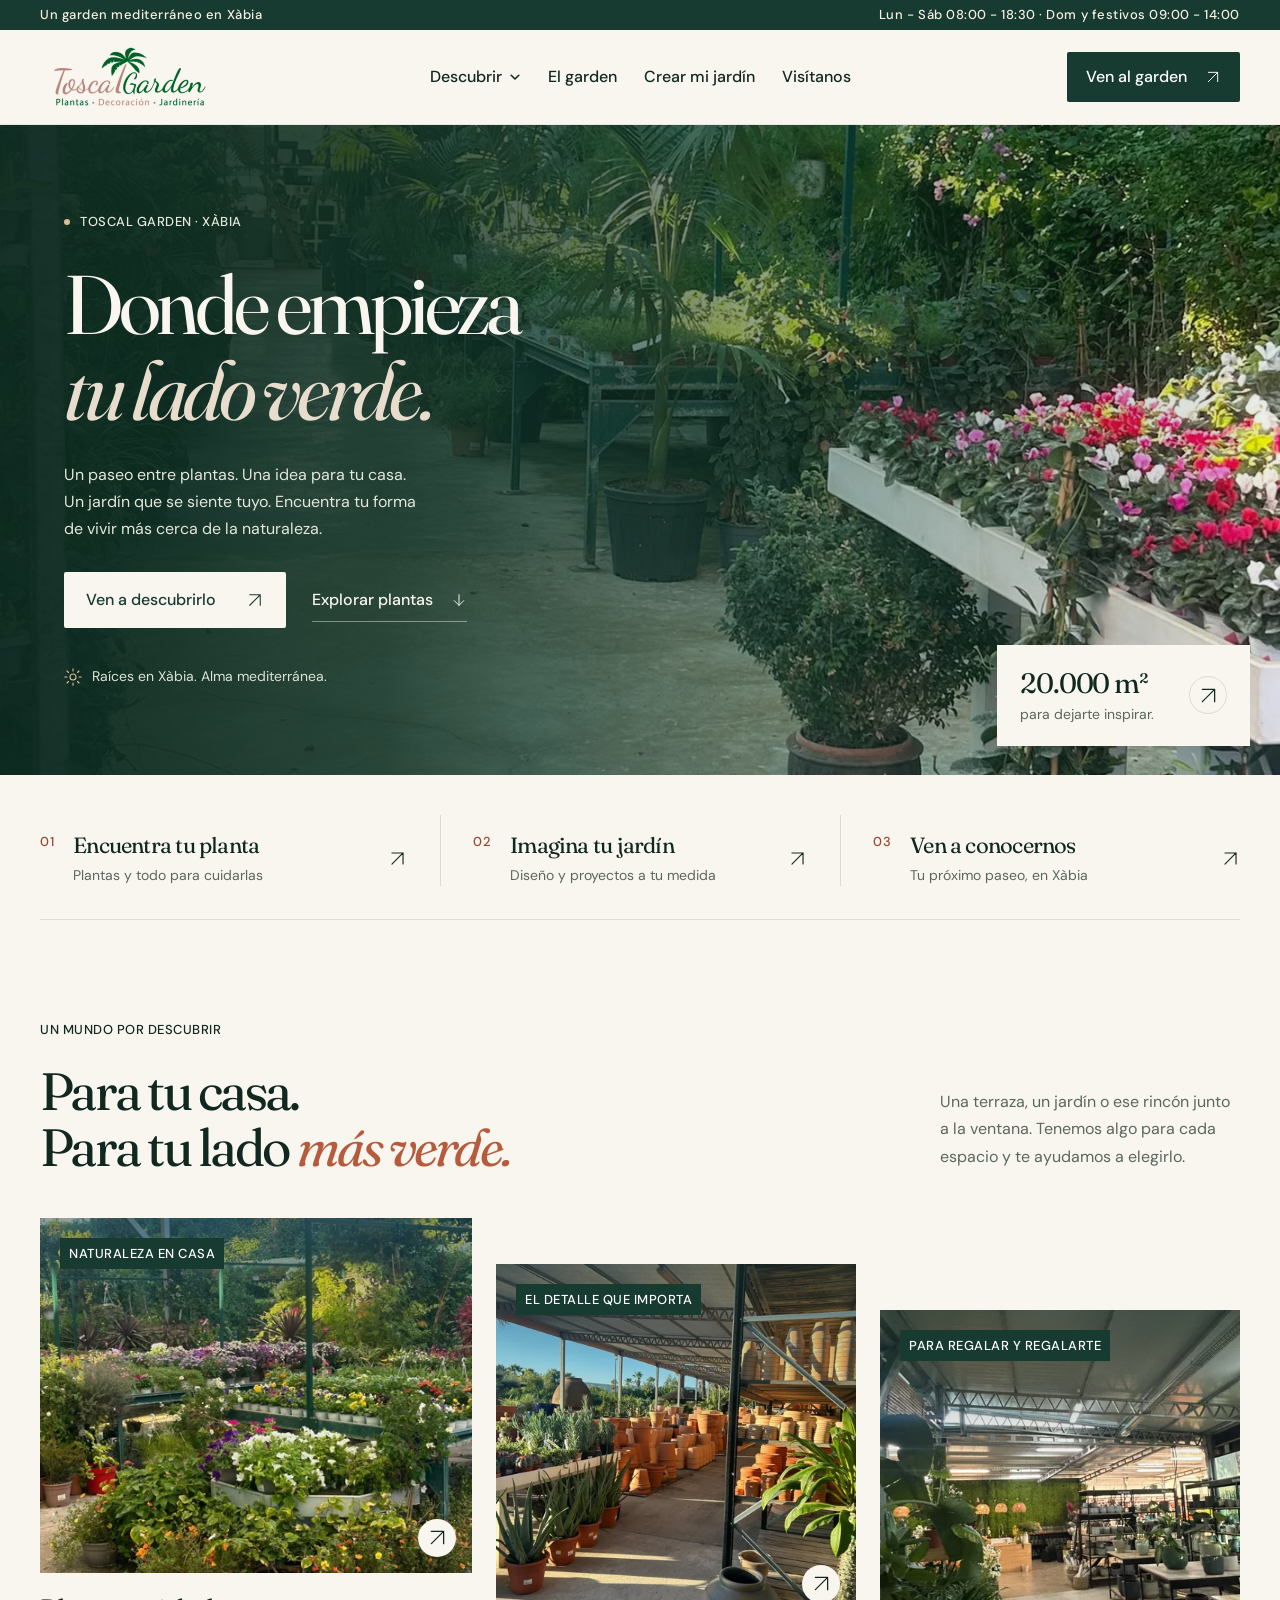
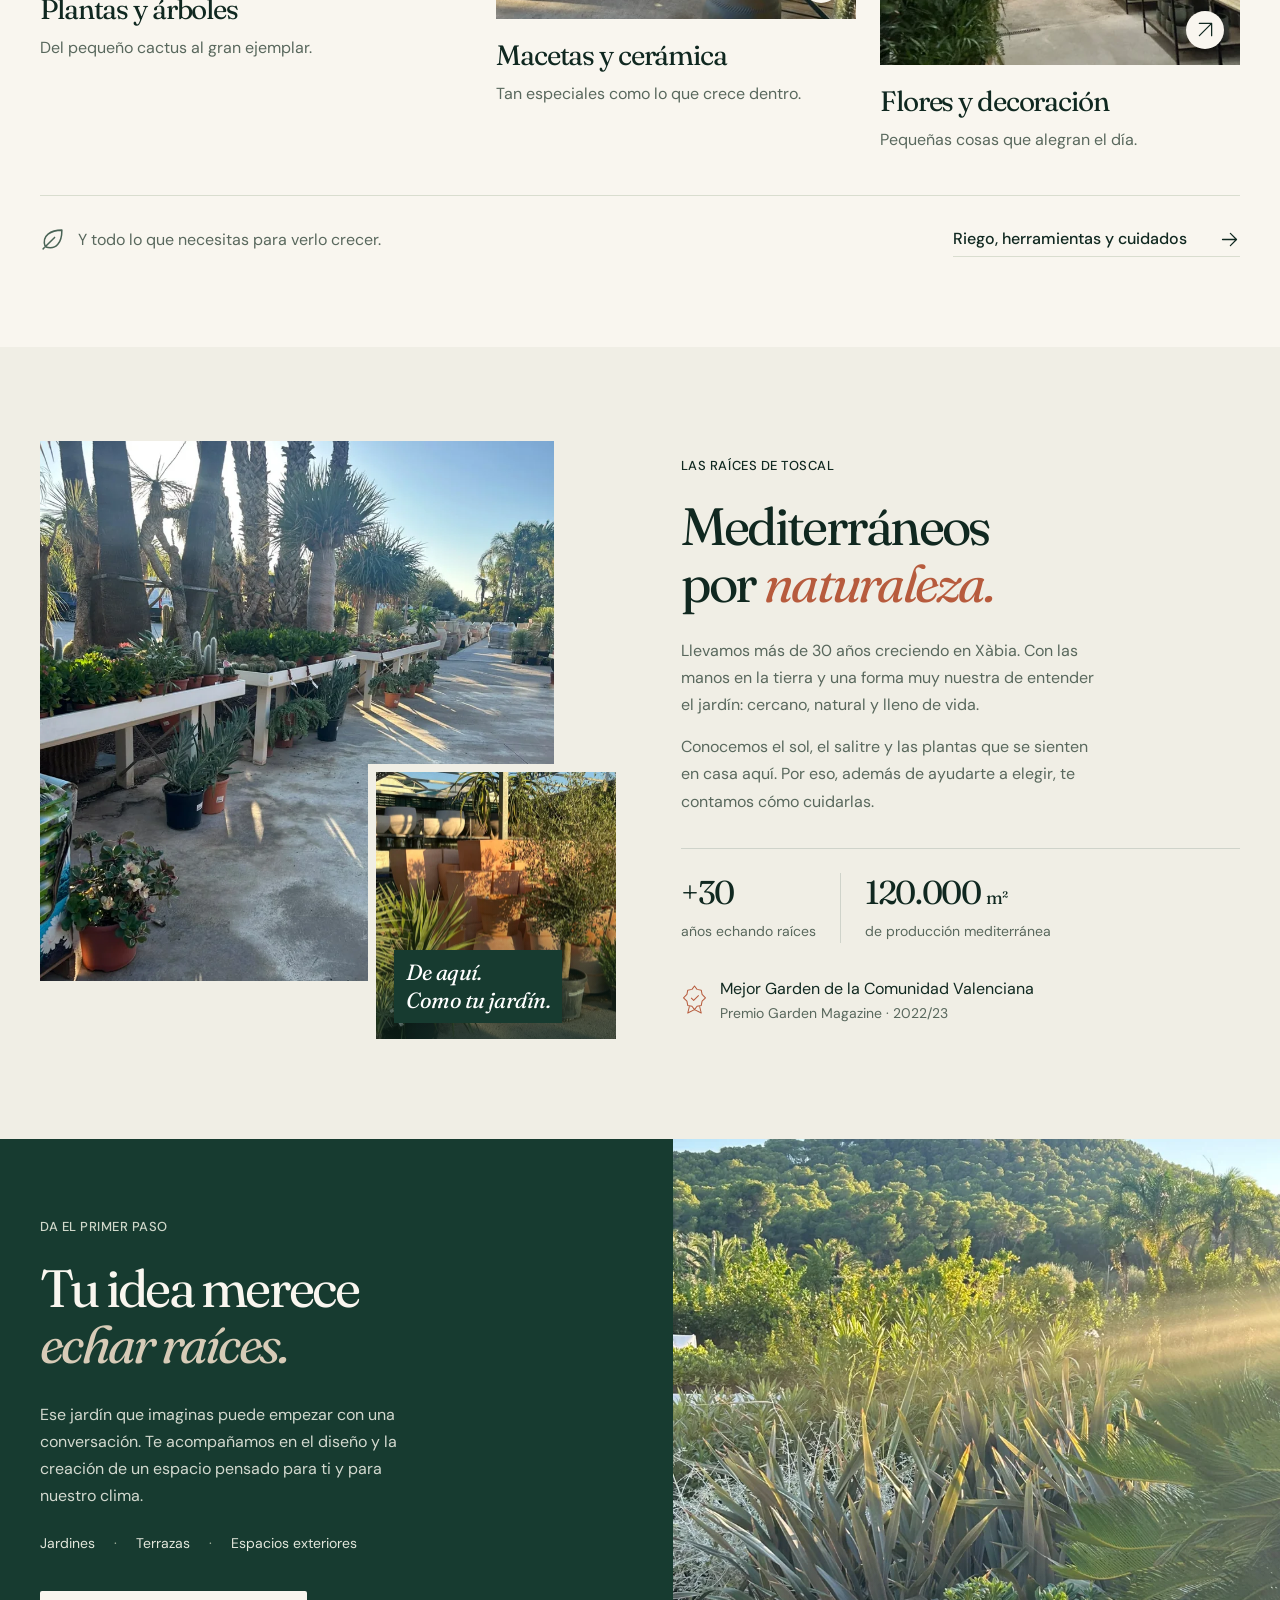
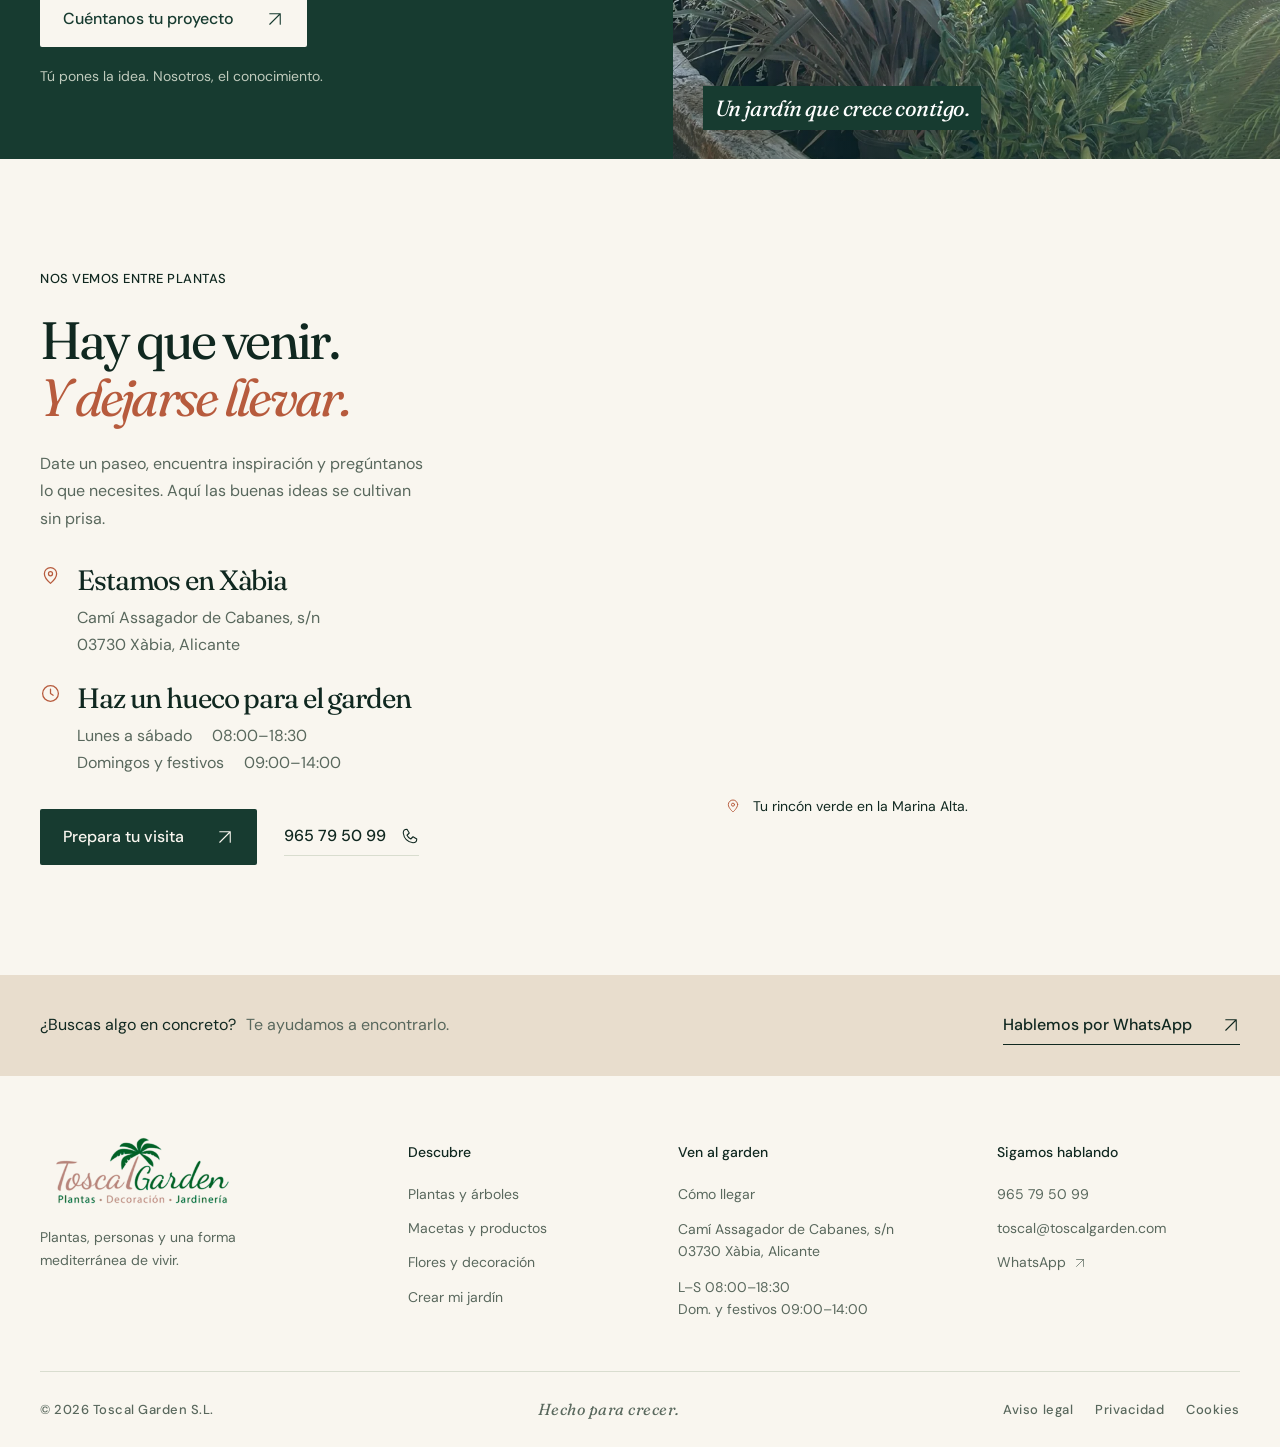
<file: prototype/index.html>
<!doctype html>
<html lang="es">
  <head>
    <meta charset="UTF-8" />
    <meta name="viewport" content="width=device-width, initial-scale=1.0" />
    <meta name="description" content="Toscal Garden, centro de jardinería en Xàbia: plantas, macetas, riego, floristería y proyectos de jardín." />
    <meta name="robots" content="index,follow" />
    <meta property="og:type" content="website" />
    <meta property="og:title" content="Toscal Garden | Plantas, jardines y decoración en Xàbia" />
    <meta property="og:description" content="Plantas, macetas, riego, floristería y proyectos de jardín en Xàbia." />
    <meta property="og:locale" content="es_ES" />
    <title>Toscal Garden | Plantas, jardines y decoración en Xàbia</title>
    <link rel="preconnect" href="https://fonts.googleapis.com" />
    <link rel="preconnect" href="https://fonts.gstatic.com" crossorigin />
    <link href="https://fonts.googleapis.com/css2?family=DM+Sans:wght@400;500;600;700&family=Fraunces:ital,opsz,wght@0,9..144,400;0,9..144,500;0,9..144,600;1,9..144,400&display=swap" rel="stylesheet" />
    <link rel="stylesheet" href="design.css?v=20261015-readable" />
    <link rel="icon" type="image/svg+xml" href="assets/favicon.svg" />
    <script type="application/ld+json">
      {"@context":"https://schema.org","@type":"GardenStore","name":"Toscal Garden","description":"Centro de jardinería en Xàbia con plantas, macetas, riego, floristería y proyectos de jardín.","telephone":"+34965795099","email":"toscal@toscalgarden.com","address":{"@type":"PostalAddress","streetAddress":"Camí Assagador de Cabanes, s/n","postalCode":"03730","addressLocality":"Xàbia","addressRegion":"Alicante","addressCountry":"ES"},"openingHoursSpecification":[{"@type":"OpeningHoursSpecification","dayOfWeek":["Monday","Tuesday","Wednesday","Thursday","Friday","Saturday"],"opens":"08:00","closes":"18:30"},{"@type":"OpeningHoursSpecification","dayOfWeek":"Sunday","opens":"09:00","closes":"14:00"}],"url":"https://toscalgarden.eu/"}
    </script>
  </head>
  <body class="home">
    <a class="skip-link" href="#contenido">Saltar al contenido</a>
    <svg class="home-symbols" xmlns="http://www.w3.org/2000/svg" aria-hidden="true"><defs>
      <symbol id="arrow-right" viewBox="0 0 24 24"><path d="M4 12h15M13 5l7 7-7 7" /></symbol>
      <symbol id="arrow-diagonal" viewBox="0 0 24 24"><path d="M5 19 19 5M5 5h14v14" /></symbol>
      <symbol id="arrow-down" viewBox="0 0 24 24"><path d="M12 4v16M5 13l7 7 7-7" /></symbol>
      <symbol id="leaf" viewBox="0 0 24 24"><path d="M5 19C1 8 11 3 21 3c0 11-5 20-16 16ZM5 19l9-9M4 20l-1 1" /></symbol>
      <symbol id="pin" viewBox="0 0 24 24"><path d="M19 10c0 5-7 11-7 11S5 15 5 10a7 7 0 1 1 14 0Z"/><circle cx="12" cy="10" r="2.3"/></symbol>
      <symbol id="clock" viewBox="0 0 24 24"><circle cx="12" cy="12" r="9"/><path d="M12 7v5l3 2"/></symbol>
      <symbol id="phone" viewBox="0 0 24 24"><path d="m8 3 3 5-3 3c1 2 3 4 5 5l3-3 5 3c0 3-2 5-5 5C9 20 4 15 3 8c0-3 2-5 5-5Z"/></symbol>
      <symbol id="sun" viewBox="0 0 24 24"><circle cx="12" cy="12" r="4"/><path d="M12 1v3m0 16v3M1 12h3m16 0h3M4 4l2 2m12 12 2 2M4 20l2-2M18 6l2-2"/></symbol>
    </defs></svg>
    <div class="site-chrome">
      <div class="utility-bar">
        <div class="wrap utility-inner">
          <a href="visitanos.html">Un garden mediterráneo en Xàbia</a>
          <span>Lun - Sáb 08:00 - 18:30 · Dom y festivos 09:00 - 14:00</span>
        </div>
      </div>
      <header class="site-header" data-header>
        <div class="wrap nav-row">
          <a class="logo" href="index.html" aria-label="Toscal Garden, inicio">
            <img src="assets/logo-toscal.png" width="350" height="124" alt="Toscal Garden. Plantas, decoración y jardinería" />
          </a>
          <nav class="primary-nav" id="primary-nav" aria-label="Navegación principal">
            <div class="nav-links">
            <button class="nav-trigger" type="button" aria-expanded="false" aria-controls="mega-menu">Descubrir <svg class="chevron" viewBox="0 0 12 12" width="12" height="12" aria-hidden="true"><path d="M2.2 4.2 6 8l3.8-3.8" fill="none" stroke="currentColor" stroke-width="1.55" stroke-linecap="round" stroke-linejoin="round"/></svg></button>
            <div class="mega-menu" id="mega-menu" aria-hidden="true" inert>
              <div class="wrap mega-grid">
                <div class="mega-intro">
                  <div class="overline">EXPLORA TOSCAL</div>
                  <h2>Todo lo que tu jardín necesita.</h2>
                  <p>Desde la planta adecuada hasta el último detalle para disfrutarla.</p>
                  <a href="plantas.html" class="arrow-link">Ver todas las categorías <span>→</span></a>
                </div>
                <div class="mega-links">
                  <a href="plantas.html">
                    <span class="icon" aria-hidden="true"><svg viewBox="0 0 24 24" fill="none" stroke="currentColor" stroke-width="1.7"><path d="M12 21V11M12 11c-4 0-7-3-8-8 5 1 8 4 8 8Zm0 0c4 0 7-3 8-8-5 1-8 4-8 8Z"/></svg></span>
                    <span><b>Plantas de exterior</b><small>Árboles, palmeras, arbustos y flor</small></span>
                  </a>
                  <a href="plantas.html">
                    <span class="icon" aria-hidden="true"><svg viewBox="0 0 24 24" fill="none" stroke="currentColor" stroke-width="1.7"><path d="M5 19c8-1 12-8 12-16-8 1-14 7-14 14 4-1 7-1 9 0"/><path d="M7 17c2-3 5-5 9-6"/></svg></span>
                    <span><b>Plantas de interior</b><small>Verdes, cactus, bonsáis y más</small></span>
                  </a>
                  <a href="productos.html">
                    <span class="icon" aria-hidden="true"><svg viewBox="0 0 24 24" fill="none" stroke="currentColor" stroke-width="1.7"><path d="M8 10h8l-1.1 9H9.1L8 10Z"/><path d="M7 10V8h10v2M12 8V4"/></svg></span>
                    <span><b>Macetas y cerámica</b><small>Interior, exterior y decoración</small></span>
                  </a>
                  <a href="productos.html">
                    <span class="icon" aria-hidden="true"><svg viewBox="0 0 24 24" fill="none" stroke="currentColor" stroke-width="1.7"><path d="M12 3s6 7 6 11a6 6 0 1 1-12 0c0-4 6-11 6-11Z"/></svg></span>
                    <span><b>Riego y ferretería</b><small>Herramientas y soluciones prácticas</small></span>
                  </a>
                  <a href="floristeria.html">
                    <span class="icon" aria-hidden="true"><svg viewBox="0 0 24 24" fill="none" stroke="currentColor" stroke-width="1.7"><circle cx="12" cy="12" r="2.2"/><path d="M12 5c1.6 2 1.6 4 0 5-1.6-1-1.6-3 0-5Zm7 7c-2 1.6-4 1.6-5 0 1-1.6 3-1.6 5 0ZM12 19c-1.6-2-1.6-4 0-5 1.6 1 1.6 3 0 5ZM5 12c2-1.6 4-1.6 5 0-1 1.6-3 1.6-5 0Z"/></svg></span>
                    <span><b>Floristería</b><small>Ramos y composiciones para cada ocasión</small></span>
                  </a>
                  <a href="proyectos.html">
                    <span class="icon" aria-hidden="true"><svg viewBox="0 0 24 24" fill="none" stroke="currentColor" stroke-width="1.7"><rect x="4" y="4" width="16" height="16" rx="1"/><path d="M4 10h16M10 10v10"/></svg></span>
                    <span><b>Jardines y paisajismo</b><small>Diseño y construcción de jardines</small></span>
                  </a>
                </div>
              </div>
            </div>
            <a href="index.html">El garden</a>
            <a href="proyectos.html">Crear mi jardín</a>
            <a href="visitanos.html">Visítanos</a>
            </div>
            <div class="nav-tools">
              <a class="home-header-phone" href="tel:+34965795099">965 79 50 99</a>
              <a class="nav-cta" href="visitanos.html">Ven al garden <svg class="home-icon" aria-hidden="true"><use href="#arrow-diagonal"/></svg></a>
            </div>
          </nav>
          <button class="mobile-toggle" type="button" aria-label="Abrir menú" aria-expanded="false" aria-controls="primary-nav"><span></span><span></span></button>
        </div>
      </header>
    </div>
    <main id="contenido">
      <section class="home-hero home-hero--immersive" aria-labelledby="home-title">
        <div class="wrap home-hero-grid">
          <div class="home-hero-copy">
            <div class="home-eyebrow"><span></span> TOSCAL GARDEN · XÀBIA</div>
            <h1 id="home-title">Donde empieza<br /> <em>tu lado verde.</em></h1>
            <p class="home-hero-intro">Un paseo entre plantas. Una idea para tu casa. Un jardín que se siente tuyo. Encuentra tu forma de vivir más cerca de la naturaleza.</p>
            <div class="home-hero-actions">
              <a class="home-button" href="visitanos.html">Ven a descubrirlo <svg class="home-icon" aria-hidden="true"><use href="#arrow-diagonal"/></svg></a>
              <a class="home-hero-secondary" href="#descubrir">Explorar plantas <svg class="home-icon" aria-hidden="true"><use href="#arrow-down"/></svg></a>
            </div>
            <div class="home-hero-note"><svg class="home-icon" aria-hidden="true"><use href="#sun"/></svg><span>Raíces en Xàbia. Alma mediterránea.</span></div>
          </div>
          <figure class="home-hero-visual">
            <img src="assets/home/garden-invernadero-1000.webp" srcset="assets/home/garden-invernadero-640.webp 640w, assets/home/garden-invernadero-1000.webp 1000w, assets/home/garden-invernadero-1440.webp 1440w" sizes="100vw" width="1536" height="2048" alt="Un paseo entre palmeras, plantas verdes y flores en el invernadero de Toscal Garden" fetchpriority="high" />
            <a class="home-photo-note" href="visitanos.html"><span><strong>20.000 m²</strong><span>para dejarte inspirar.</span></span><span class="home-round-arrow"><svg class="home-icon" aria-hidden="true"><use href="#arrow-diagonal"/></svg></span></a>
          </figure>
        </div>
        <nav class="wrap home-paths" aria-label="Encuentra lo que necesitas">
          <a href="plantas.html"><span class="home-path-number">01</span><span><strong>Encuentra tu planta</strong><small>Plantas y todo para cuidarlas</small></span><svg class="home-icon" aria-hidden="true"><use href="#arrow-diagonal"/></svg></a>
          <a href="proyectos.html"><span class="home-path-number">02</span><span><strong>Imagina tu jardín</strong><small>Diseño y proyectos a tu medida</small></span><svg class="home-icon" aria-hidden="true"><use href="#arrow-diagonal"/></svg></a>
          <a href="visitanos.html"><span class="home-path-number">03</span><span><strong>Ven a conocernos</strong><small>Tu próximo paseo, en Xàbia</small></span><svg class="home-icon" aria-hidden="true"><use href="#arrow-diagonal"/></svg></a>
        </nav>
      </section>

      <section class="home-discover wrap home-reveal" id="descubrir" aria-labelledby="discover-title">
        <div class="home-section-heading">
          <div><div class="home-eyebrow">UN MUNDO POR DESCUBRIR</div><h2 id="discover-title">Para tu casa.<br /> Para tu lado <em>más verde.</em></h2></div>
          <p>Una terraza, un jardín o ese rincón junto a la ventana. Tenemos algo para cada espacio y te ayudamos a elegirlo.</p>
        </div>
        <div class="home-collections">
          <a class="home-collection" href="plantas.html">
            <div class="home-collection-image"><img src="assets/home/plantas-y-flores-900.webp" srcset="assets/home/plantas-y-flores-480.webp 480w, assets/home/plantas-y-flores-900.webp 900w" sizes="(max-width: 600px) calc(100vw - 40px), (max-width: 1000px) 45vw, 37vw" width="1536" height="2048" alt="Plantas mediterráneas y flores de temporada en el garden" loading="lazy" decoding="async" /><span class="home-image-label">NATURALEZA EN CASA</span><span class="home-collection-arrow"><svg class="home-icon" aria-hidden="true"><use href="#arrow-diagonal"/></svg></span></div>
            <div class="home-collection-caption"><h3>Plantas y árboles</h3><p>Del pequeño cactus al gran ejemplar.</p></div>
          </a>
          <a class="home-collection" href="productos.html#macetas">
            <div class="home-collection-image"><img src="assets/home/macetas-barro-900.webp" srcset="assets/home/macetas-barro-480.webp 480w, assets/home/macetas-barro-900.webp 900w" sizes="(max-width: 600px) calc(100vw - 40px), (max-width: 1000px) 45vw, 28vw" width="1200" height="1600" alt="Macetas de terracota y cerámica en un pasillo al aire libre de Toscal" loading="lazy" decoding="async" /><span class="home-image-label">EL DETALLE QUE IMPORTA</span><span class="home-collection-arrow"><svg class="home-icon" aria-hidden="true"><use href="#arrow-diagonal"/></svg></span></div>
            <div class="home-collection-caption"><h3>Macetas y cerámica</h3><p>Tan especiales como lo que crece dentro.</p></div>
          </a>
          <a class="home-collection" href="floristeria.html">
            <div class="home-collection-image"><img src="assets/home/decoracion-interior-900.webp" srcset="assets/home/decoracion-interior-480.webp 480w, assets/home/decoracion-interior-900.webp 900w" sizes="(max-width: 600px) calc(100vw - 40px), (max-width: 1000px) 45vw, 28vw" width="1536" height="2048" alt="Plantas, cestas y piezas de decoración en el interior de Toscal Garden" loading="lazy" decoding="async" /><span class="home-image-label">PARA REGALAR Y REGALARTE</span><span class="home-collection-arrow"><svg class="home-icon" aria-hidden="true"><use href="#arrow-diagonal"/></svg></span></div>
            <div class="home-collection-caption"><h3>Flores y decoración</h3><p>Pequeñas cosas que alegran el día.</p></div>
          </a>
        </div>
        <div class="home-care-link"><div><svg class="home-icon" aria-hidden="true"><use href="#leaf"/></svg><p>Y todo lo que necesitas para verlo crecer.</p></div><a href="productos.html#riego">Riego, herramientas y cuidados <svg class="home-icon" aria-hidden="true"><use href="#arrow-right"/></svg></a></div>
      </section>

      <section class="home-story" id="el-garden" aria-labelledby="story-title">
        <div class="wrap home-story-grid home-reveal">
          <div class="home-story-visuals">
            <figure class="home-story-main"><img src="assets/home/paseo-garden-900.webp" srcset="assets/home/paseo-garden-480.webp 480w, assets/home/paseo-garden-900.webp 900w, assets/home/paseo-garden-1200.webp 1200w" sizes="(max-width: 700px) 80vw, 39vw" width="1200" height="1600" alt="Luz de tarde entre palmeras y plantas de exterior en Toscal Garden" loading="lazy" decoding="async" /></figure>
            <figure class="home-story-detail"><img src="assets/home/detalle-ceramica-480.webp" width="480" height="640" alt="Texturas mediterráneas: barro, hojas y luz de sol en el garden" loading="lazy" decoding="async" /><figcaption>De aquí.<br />Como tu jardín.</figcaption></figure>
          </div>
          <div class="home-story-copy"><div class="home-eyebrow">LAS RAÍCES DE TOSCAL</div><h2 id="story-title">Mediterráneos<br /> por <em>naturaleza.</em></h2><p>Llevamos más de 30 años creciendo en Xàbia. Con las manos en la tierra y una forma muy nuestra de entender el jardín: cercano, natural y lleno de vida.</p><p>Conocemos el sol, el salitre y las plantas que se sienten en casa aquí. Por eso, además de ayudarte a elegir, te contamos cómo cuidarlas.</p>
            <div class="home-story-stats"><div><strong>+30</strong><span>años echando raíces</span></div><div><strong>120.000 <small>m²</small></strong><span>de producción mediterránea</span></div></div>
            <div class="home-award"><svg viewBox="0 0 32 36" aria-hidden="true"><path d="m16 2 3 4 5 1 1 5 4 4-4 4-1 5-5 1-3 4-3-4-5-1-1-5-4-4 4-4 1-5 5-1 3-4Z"/><path d="m10 26-2 8 8-4 8 4-2-8M12 16l3 3 6-6"/></svg><p>Mejor Garden de la Comunidad Valenciana<span>Premio Garden Magazine · 2022/23</span></p></div>
          </div>
        </div>
      </section>

      <section class="home-project" aria-labelledby="project-title">
        <div class="wrap home-project-grid">
          <div class="home-project-copy home-reveal"><div class="home-eyebrow">DA EL PRIMER PASO</div><h2 id="project-title">Tu idea merece<br /> <em>echar raíces.</em></h2><p>Ese jardín que imaginas puede empezar con una conversación. Te acompañamos en el diseño y la creación de un espacio pensado para ti y para nuestro clima.</p><div class="home-project-topics"><span>Jardines</span><span>Terrazas</span><span>Espacios exteriores</span></div><a class="home-button home-button-cream" href="proyectos.html">Cuéntanos tu proyecto <svg class="home-icon" aria-hidden="true"><use href="#arrow-diagonal"/></svg></a><p class="home-project-footnote">Tú pones la idea. Nosotros, el conocimiento.</p></div>
          <figure class="home-project-visual"><img src="assets/home/cultivo-mediterraneo-1200.webp" srcset="assets/home/cultivo-mediterraneo-480.webp 480w, assets/home/cultivo-mediterraneo-900.webp 900w, assets/home/cultivo-mediterraneo-1200.webp 1200w" sizes="(max-width: 700px) 100vw, 50vw" width="1536" height="2048" alt="Plantas mediterráneas cultivadas en Toscal, bañadas por la luz del atardecer" loading="lazy" decoding="async" /><figcaption>Un jardín que crece contigo.</figcaption></figure>
        </div>
      </section>

      <section class="home-visit wrap home-reveal" id="visita" aria-labelledby="visit-title">
        <div class="home-visit-copy"><div class="home-eyebrow">NOS VEMOS ENTRE PLANTAS</div><h2 id="visit-title">Hay que venir.<br /> <em>Y dejarse llevar.</em></h2><p class="home-visit-intro">Date un paseo, encuentra inspiración y pregúntanos lo que necesites. Aquí las buenas ideas se cultivan sin prisa.</p>
          <div class="home-visit-details">
            <div><svg class="home-icon" aria-hidden="true"><use href="#pin"/></svg><div><h3>Estamos en Xàbia</h3><address>Camí Assagador de Cabanes, s/n<br />03730 Xàbia, Alicante</address></div></div>
            <div><svg class="home-icon" aria-hidden="true"><use href="#clock"/></svg><div><h3>Haz un hueco para el garden</h3><p>Lunes a sábado <span>08:00–18:30</span><br />Domingos y festivos <span>09:00–14:00</span></p></div></div>
          </div>
          <div class="home-visit-actions"><a class="home-button" href="visitanos.html">Prepara tu visita <svg class="home-icon" aria-hidden="true"><use href="#arrow-diagonal"/></svg></a><a class="home-text-link" href="tel:+34965795099">965 79 50 99 <svg class="home-icon" aria-hidden="true"><use href="#phone"/></svg></a></div>
        </div>
        <figure class="home-visit-visual"><img src="assets/home/entrada-toscal-900.webp" srcset="assets/home/entrada-toscal-480.webp 480w, assets/home/entrada-toscal-900.webp 900w, assets/home/entrada-toscal-1200.webp 1200w" sizes="(max-width: 700px) calc(100vw - 40px), 45vw" width="1200" height="1600" alt="Entrada de Toscal Garden, rodeada de palmeras, flores y plantas" loading="lazy" decoding="async" /><figcaption><svg class="home-icon" aria-hidden="true"><use href="#pin"/></svg> Tu rincón verde en la Marina Alta.</figcaption></figure>
      </section>

      <aside class="home-contact-strip"><div class="wrap"><p>¿Buscas algo en concreto? <span>Te ayudamos a encontrarlo.</span></p><a href="https://wa.me/34965795099" class="home-text-link" target="_blank" rel="noopener noreferrer">Hablemos por WhatsApp <svg class="home-icon" aria-hidden="true"><use href="#arrow-diagonal"/></svg></a></div></aside>
    </main>
    <footer class="home-footer">
      <div class="wrap home-footer-main">
        <div class="home-footer-brand"><a href="index.html" aria-label="Toscal Garden, inicio"><img src="assets/logo-toscal.png" width="350" height="124" alt="Toscal Garden" loading="lazy" /></a><p>Plantas, personas y una forma<br />mediterránea de vivir.</p></div>
        <div><div class="home-footer-heading">Descubre</div><a href="plantas.html">Plantas y árboles</a><a href="productos.html">Macetas y productos</a><a href="floristeria.html">Flores y decoración</a><a href="proyectos.html">Crear mi jardín</a></div>
        <div><div class="home-footer-heading">Ven al garden</div><a href="visitanos.html">Cómo llegar</a><p>Camí Assagador de Cabanes, s/n<br />03730 Xàbia, Alicante</p><p>L–S 08:00–18:30<br />Dom. y festivos 09:00–14:00</p></div>
        <div><div class="home-footer-heading">Sigamos hablando</div><a href="tel:+34965795099">965 79 50 99</a><a href="mailto:toscal@toscalgarden.com">toscal@toscalgarden.com</a><a href="https://wa.me/34965795099" target="_blank" rel="noopener noreferrer">WhatsApp <svg class="home-icon" aria-hidden="true"><use href="#arrow-diagonal"/></svg></a></div>
      </div>
      <div class="wrap home-footer-bottom"><span>© 2026 Toscal Garden S.L.</span><span>Hecho para crecer.</span><nav aria-label="Información legal"><a href="https://toscalgarden.eu/aviso-legal/">Aviso legal</a><a href="https://toscalgarden.eu/politica-de-privacidad/">Privacidad</a><a href="https://toscalgarden.eu/politica-de-cookies/">Cookies</a></nav></div>
    </footer>
    <script src="site.js?v=20261015-readable" defer></script>
  </body>
</html>
</file>
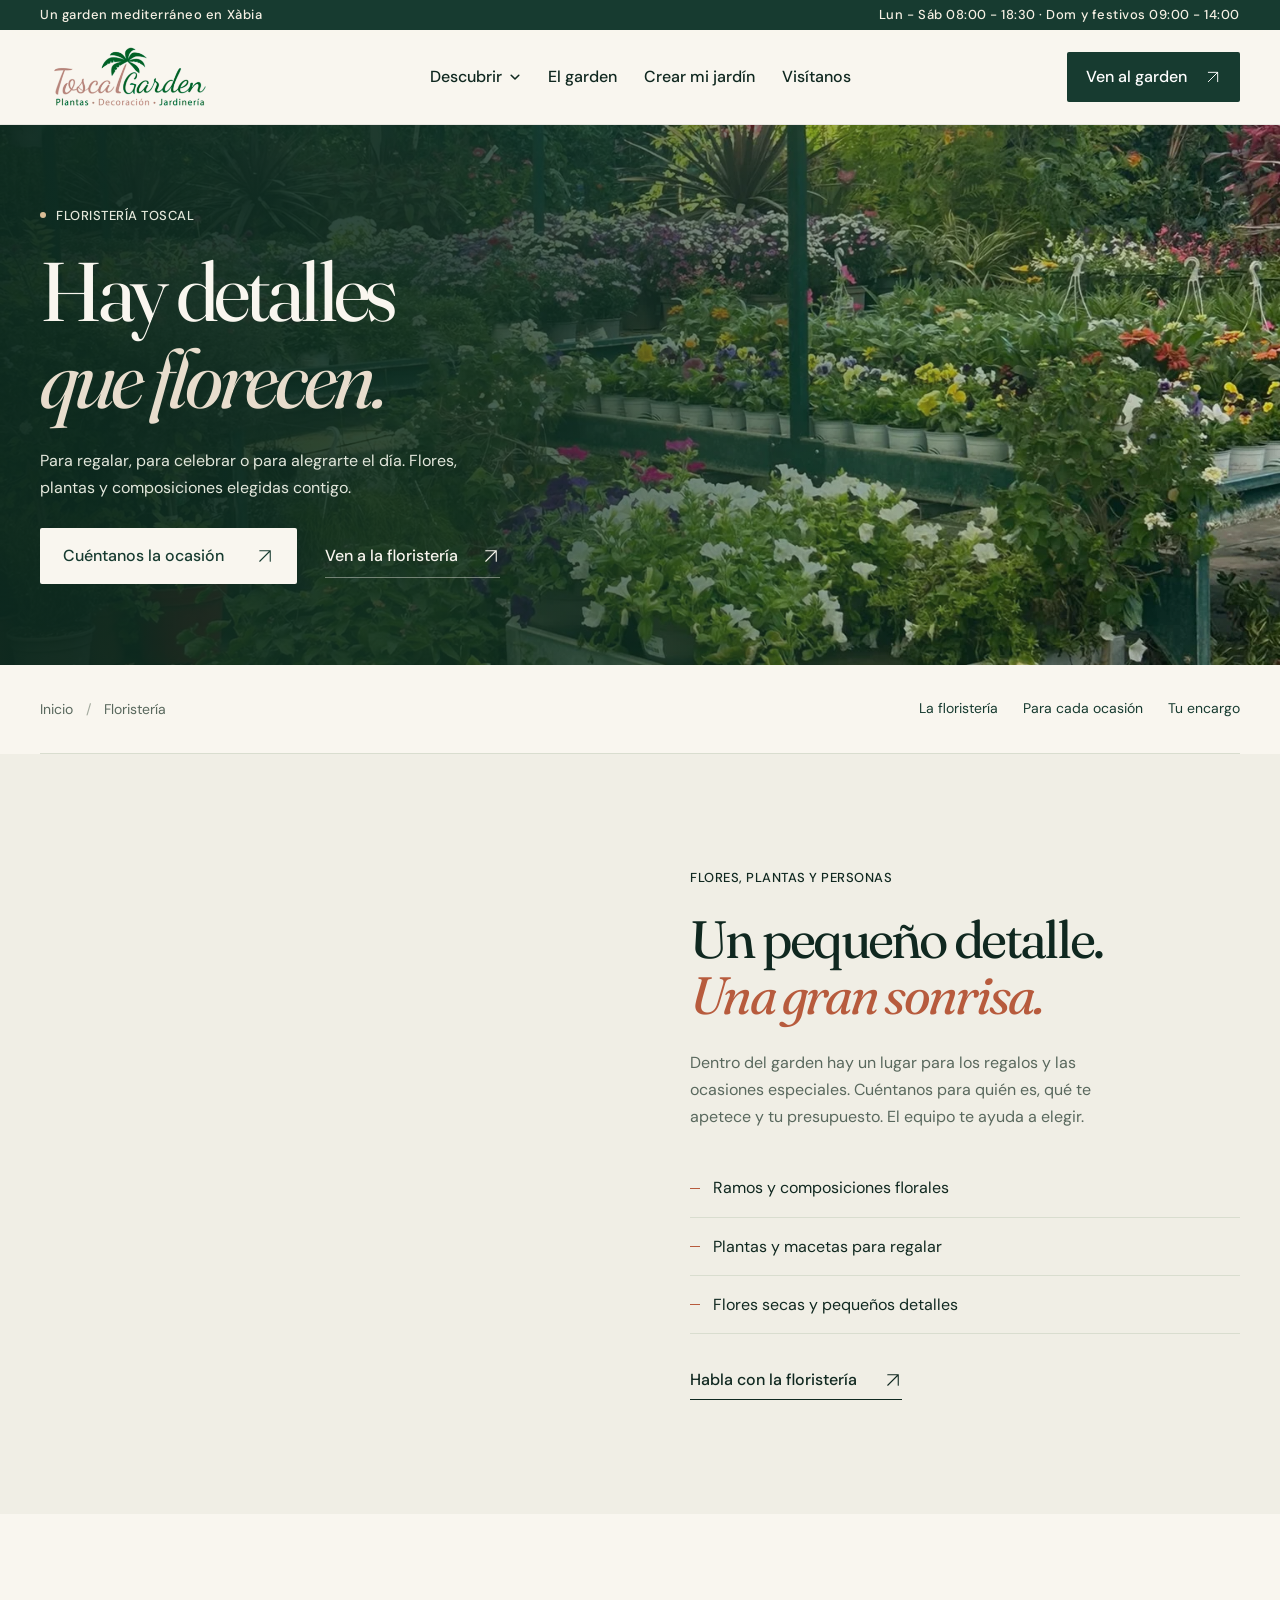
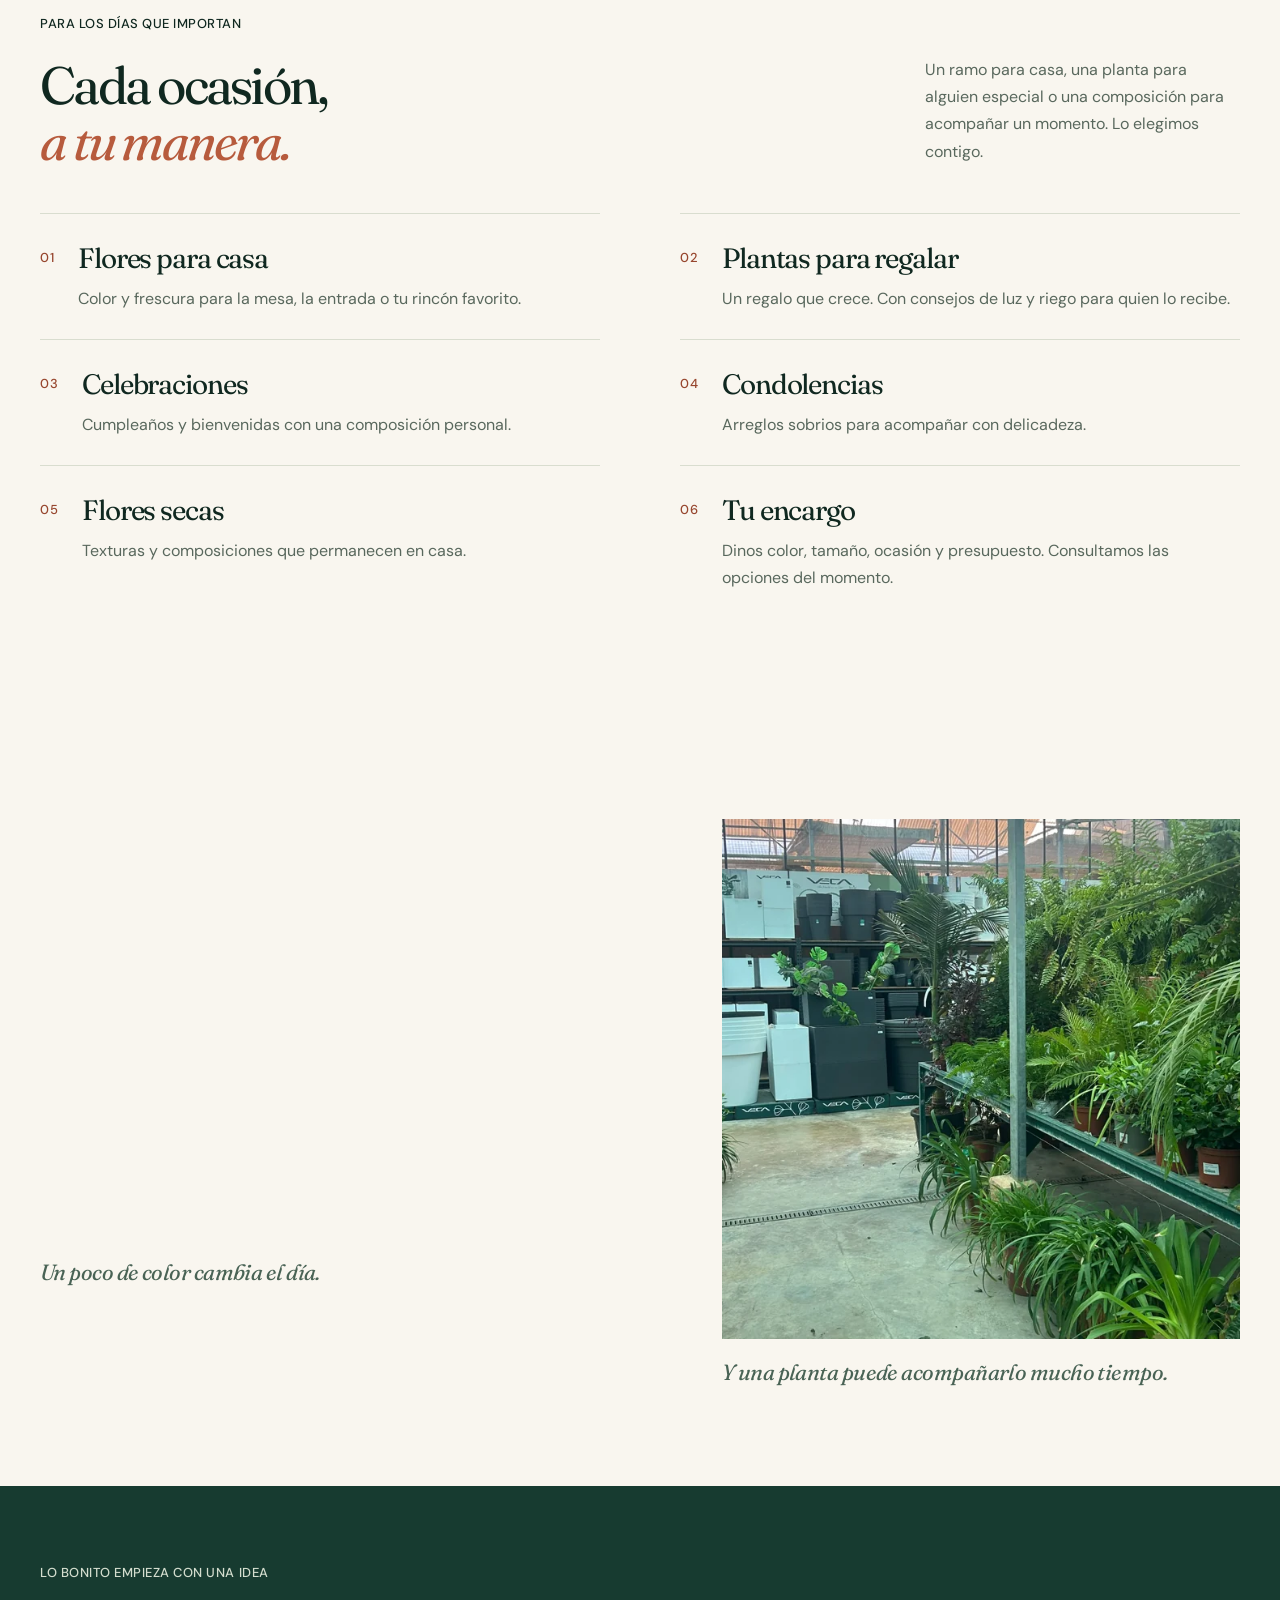
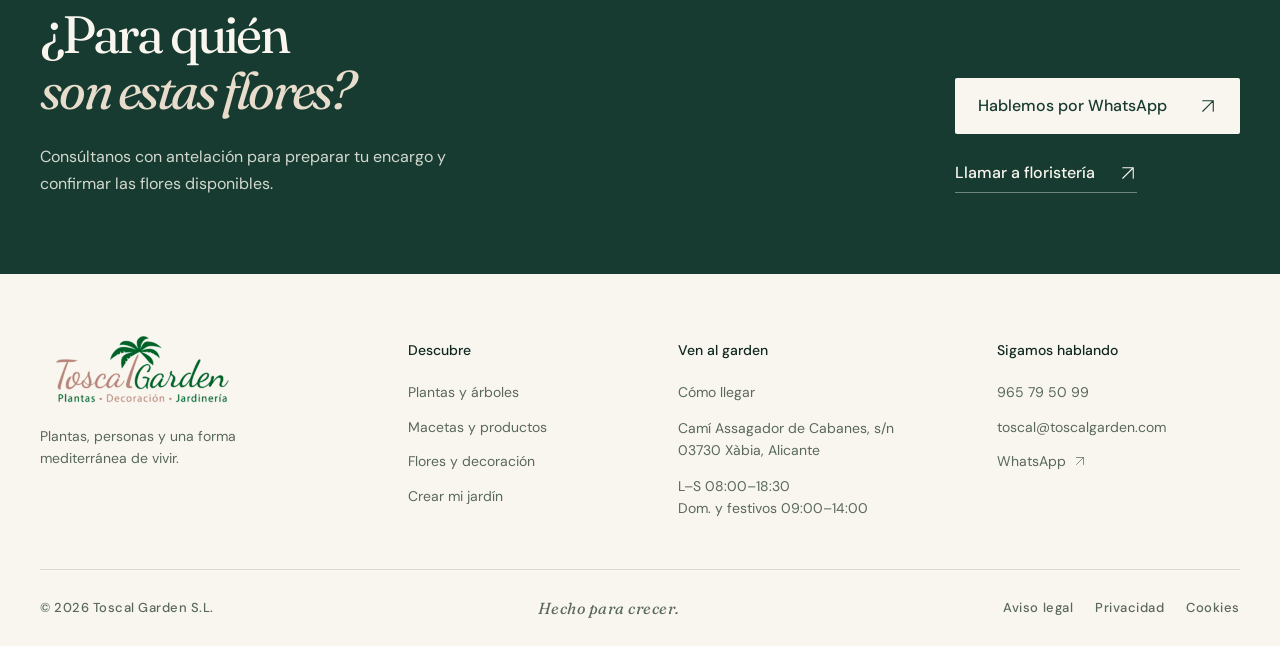
<file: prototype/floristeria.html>
<!doctype html>
<html lang="es">
  <head>
    <meta charset="UTF-8" />
    <meta name="viewport" content="width=device-width, initial-scale=1.0" />
    <meta name="description" content="Ramos, composiciones florales, plantas y detalles para regalar en Toscal Garden, Xàbia." />
    <title>Floristería en Xàbia | Toscal Garden</title>
    <link rel="preconnect" href="https://fonts.googleapis.com" />
    <link rel="preconnect" href="https://fonts.gstatic.com" crossorigin />
    <link href="https://fonts.googleapis.com/css2?family=DM+Sans:wght@400;500;600;700&family=Fraunces:ital,opsz,wght@0,9..144,400;0,9..144,500;0,9..144,600;1,9..144,400&display=swap" rel="stylesheet" />
    <link rel="stylesheet" href="design.css?v=20261015-readable" />
    <link rel="icon" type="image/svg+xml" href="assets/favicon.svg" />
  </head>
  <body class="home inner-page page-floristeria">
    <a class="skip-link" href="#contenido">Saltar al contenido</a>
    <svg class="home-symbols" xmlns="http://www.w3.org/2000/svg" aria-hidden="true"><defs>
      <symbol id="arrow-right" viewBox="0 0 24 24"><path d="M4 12h15M13 5l7 7-7 7" /></symbol>
      <symbol id="arrow-diagonal" viewBox="0 0 24 24"><path d="M5 19 19 5M5 5h14v14" /></symbol>
      <symbol id="arrow-down" viewBox="0 0 24 24"><path d="M12 4v16M5 13l7 7 7-7" /></symbol>
      <symbol id="leaf" viewBox="0 0 24 24"><path d="M5 19C1 8 11 3 21 3c0 11-5 20-16 16ZM5 19l9-9M4 20l-1 1" /></symbol>
      <symbol id="pin" viewBox="0 0 24 24"><path d="M19 10c0 5-7 11-7 11S5 15 5 10a7 7 0 1 1 14 0Z"/><circle cx="12" cy="10" r="2.3"/></symbol>
      <symbol id="clock" viewBox="0 0 24 24"><circle cx="12" cy="12" r="9"/><path d="M12 7v5l3 2"/></symbol>
      <symbol id="phone" viewBox="0 0 24 24"><path d="m8 3 3 5-3 3c1 2 3 4 5 5l3-3 5 3c0 3-2 5-5 5C9 20 4 15 3 8c0-3 2-5 5-5Z"/></symbol>
      <symbol id="sun" viewBox="0 0 24 24"><circle cx="12" cy="12" r="4"/><path d="M12 1v3m0 16v3M1 12h3m16 0h3M4 4l2 2m12 12 2 2M4 20l2-2M18 6l2-2"/></symbol>
    </defs></svg>
    <div class="site-chrome">
      <div class="utility-bar">
        <div class="wrap utility-inner">
          <a href="visitanos.html">Un garden mediterráneo en Xàbia</a>
          <span>Lun - Sáb 08:00 - 18:30 · Dom y festivos 09:00 - 14:00</span>
        </div>
      </div>
      <header class="site-header" data-header>
        <div class="wrap nav-row">
          <a class="logo" href="index.html" aria-label="Toscal Garden, inicio">
            <img src="assets/logo-toscal.png" width="350" height="124" alt="Toscal Garden. Plantas, decoración y jardinería" />
          </a>
          <nav class="primary-nav" id="primary-nav" aria-label="Navegación principal">
            <div class="nav-links">
            <button class="nav-trigger" type="button" aria-expanded="false" aria-controls="mega-menu">Descubrir <svg class="chevron" viewBox="0 0 12 12" width="12" height="12" aria-hidden="true"><path d="M2.2 4.2 6 8l3.8-3.8" fill="none" stroke="currentColor" stroke-width="1.55" stroke-linecap="round" stroke-linejoin="round"/></svg></button>
            <div class="mega-menu" id="mega-menu" aria-hidden="true" inert>
              <div class="wrap mega-grid">
                <div class="mega-intro">
                  <div class="overline">EXPLORA TOSCAL</div>
                  <h2>Todo lo que tu jardín necesita.</h2>
                  <p>Desde la planta adecuada hasta el último detalle para disfrutarla.</p>
                  <a href="plantas.html" class="arrow-link">Ver todas las categorías <span>→</span></a>
                </div>
                <div class="mega-links">
                  <a href="plantas.html">
                    <span class="icon" aria-hidden="true"><svg viewBox="0 0 24 24" fill="none" stroke="currentColor" stroke-width="1.7"><path d="M12 21V11M12 11c-4 0-7-3-8-8 5 1 8 4 8 8Zm0 0c4 0 7-3 8-8-5 1-8 4-8 8Z"/></svg></span>
                    <span><b>Plantas de exterior</b><small>Árboles, palmeras, arbustos y flor</small></span>
                  </a>
                  <a href="plantas.html">
                    <span class="icon" aria-hidden="true"><svg viewBox="0 0 24 24" fill="none" stroke="currentColor" stroke-width="1.7"><path d="M5 19c8-1 12-8 12-16-8 1-14 7-14 14 4-1 7-1 9 0"/><path d="M7 17c2-3 5-5 9-6"/></svg></span>
                    <span><b>Plantas de interior</b><small>Verdes, cactus, bonsáis y más</small></span>
                  </a>
                  <a href="productos.html">
                    <span class="icon" aria-hidden="true"><svg viewBox="0 0 24 24" fill="none" stroke="currentColor" stroke-width="1.7"><path d="M8 10h8l-1.1 9H9.1L8 10Z"/><path d="M7 10V8h10v2M12 8V4"/></svg></span>
                    <span><b>Macetas y cerámica</b><small>Interior, exterior y decoración</small></span>
                  </a>
                  <a href="productos.html">
                    <span class="icon" aria-hidden="true"><svg viewBox="0 0 24 24" fill="none" stroke="currentColor" stroke-width="1.7"><path d="M12 3s6 7 6 11a6 6 0 1 1-12 0c0-4 6-11 6-11Z"/></svg></span>
                    <span><b>Riego y ferretería</b><small>Herramientas y soluciones prácticas</small></span>
                  </a>
                  <a href="floristeria.html" aria-current="page">
                    <span class="icon" aria-hidden="true"><svg viewBox="0 0 24 24" fill="none" stroke="currentColor" stroke-width="1.7"><circle cx="12" cy="12" r="2.2"/><path d="M12 5c1.6 2 1.6 4 0 5-1.6-1-1.6-3 0-5Zm7 7c-2 1.6-4 1.6-5 0 1-1.6 3-1.6 5 0ZM12 19c-1.6-2-1.6-4 0-5 1.6 1 1.6 3 0 5ZM5 12c2-1.6 4-1.6 5 0-1 1.6-3 1.6-5 0Z"/></svg></span>
                    <span><b>Floristería</b><small>Ramos y composiciones para cada ocasión</small></span>
                  </a>
                  <a href="proyectos.html">
                    <span class="icon" aria-hidden="true"><svg viewBox="0 0 24 24" fill="none" stroke="currentColor" stroke-width="1.7"><rect x="4" y="4" width="16" height="16" rx="1"/><path d="M4 10h16M10 10v10"/></svg></span>
                    <span><b>Jardines y paisajismo</b><small>Diseño y construcción de jardines</small></span>
                  </a>
                </div>
              </div>
            </div>
            <a href="index.html">El garden</a>
            <a href="proyectos.html">Crear mi jardín</a>
            <a href="visitanos.html">Visítanos</a>
            </div>
            <div class="nav-tools">
              <a class="home-header-phone" href="tel:+34965795099">965 79 50 99</a>
              <a class="nav-cta" href="visitanos.html">Ven al garden <svg class="home-icon" aria-hidden="true"><use href="#arrow-diagonal"/></svg></a>
            </div>
          </nav>
          <button class="mobile-toggle" type="button" aria-label="Abrir menú" aria-expanded="false" aria-controls="primary-nav"><span></span><span></span></button>
        </div>
      </header>
    </div>
    <main id="contenido">
<section class="tg-hero" aria-labelledby="page-title"><img src="assets/catalogo/flores-1200.webp" srcset="assets/catalogo/flores-640.webp 640w, assets/catalogo/flores-1200.webp 1200w, assets/catalogo/flores-1536.webp 1536w" sizes="100vw" width="1200" height="1600" alt="Flores de temporada en las mesas del garden" fetchpriority="high" /><div class="wrap tg-hero-inner"><div class="tg-eyebrow tg-eyebrow-light"><span></span>FLORISTERÍA TOSCAL</div><h1 id="page-title">Hay detalles<br /> <em>que florecen.</em></h1><p class="tg-hero-intro">Para regalar, para celebrar o para alegrarte el día. Flores, plantas y composiciones elegidas contigo.</p><div class="tg-actions"><a class="home-button home-button-cream" href="https://wa.me/34965795099" target="_blank" rel="noopener noreferrer">Cuéntanos la ocasión <svg class="home-icon" aria-hidden="true"><use href="#arrow-diagonal"/></svg></a><a class="home-text-link" href="visitanos.html">Ven a la floristería <svg class="home-icon" aria-hidden="true"><use href="#arrow-diagonal"/></svg></a></div></div></section><nav class="wrap tg-page-nav" aria-label="En esta página"><div class="tg-breadcrumb"><a href="index.html">Inicio</a><span>/</span><span>Floristería</span></div><div><a href="#floristeria">La floristería</a><a href="#ocasiones">Para cada ocasión</a><a href="#encargo">Tu encargo</a></div></nav><section class="tg-tone" id="floristeria"><div class="wrap tg-split home-reveal"><figure><img src="assets/home/decoracion-interior-900.webp" srcset="assets/home/decoracion-interior-480.webp 480w, assets/home/decoracion-interior-900.webp 900w, assets/home/decoracion-interior-1200.webp 1200w" sizes="(max-width: 700px) calc(100vw - 40px), 45vw" width="1200" height="1600" alt="Plantas y detalles para el hogar en el interior de Toscal" loading="lazy" decoding="async" /></figure><div><div class="tg-eyebrow">FLORES, PLANTAS Y PERSONAS</div><h2>Un pequeño detalle.<br /> <em>Una gran sonrisa.</em></h2><p>Dentro del garden hay un lugar para los regalos y las ocasiones especiales. Cuéntanos para quién es, qué te apetece y tu presupuesto. El equipo te ayuda a elegir.</p><ul class="tg-list"><li>Ramos y composiciones florales</li><li>Plantas y macetas para regalar</li><li>Flores secas y pequeños detalles</li></ul><a class="home-text-link" href="https://wa.me/34965795099" target="_blank" rel="noopener noreferrer">Habla con la floristería <svg class="home-icon" aria-hidden="true"><use href="#arrow-diagonal"/></svg></a></div></div></section><section class="wrap tg-section home-reveal" id="ocasiones"><div class="tg-heading"><div><div class="tg-eyebrow">PARA LOS DÍAS QUE IMPORTAN</div><h2>Cada ocasión,<br /> <em>a tu manera.</em></h2></div><p>Un ramo para casa, una planta para alguien especial o una composición para acompañar un momento. Lo elegimos contigo.</p></div><div class="tg-family-grid"><article><span>01</span><div><h3>Flores para casa</h3><p>Color y frescura para la mesa, la entrada o tu rincón favorito.</p></div></article><article><span>02</span><div><h3>Plantas para regalar</h3><p>Un regalo que crece. Con consejos de luz y riego para quien lo recibe.</p></div></article><article><span>03</span><div><h3>Celebraciones</h3><p>Cumpleaños y bienvenidas con una composición personal.</p></div></article><article><span>04</span><div><h3>Condolencias</h3><p>Arreglos sobrios para acompañar con delicadeza.</p></div></article><article><span>05</span><div><h3>Flores secas</h3><p>Texturas y composiciones que permanecen en casa.</p></div></article><article><span>06</span><div><h3>Tu encargo</h3><p>Dinos color, tamaño, ocasión y presupuesto. Consultamos las opciones del momento.</p></div></article></div></section><section class="tg-floral-pair wrap home-reveal"><figure><img src="assets/catalogo/flores-1200.webp" srcset="assets/catalogo/flores-640.webp 640w, assets/catalogo/flores-1200.webp 1200w, assets/catalogo/flores-1536.webp 1536w" sizes="(max-width: 700px) calc(100vw - 40px), 45vw" width="1200" height="1600" alt="Flores de temporada a la luz natural" loading="lazy" decoding="async" /><figcaption>Un poco de color cambia el día.</figcaption></figure><figure><img src="assets/catalogo/interior-1200.webp" srcset="assets/catalogo/interior-640.webp 640w, assets/catalogo/interior-1200.webp 1200w, assets/catalogo/interior-1536.webp 1536w" sizes="(max-width: 700px) calc(100vw - 40px), 45vw" width="1200" height="1600" alt="Plantas verdes y macetas para regalar" loading="lazy" decoding="async" /><figcaption>Y una planta puede acompañarlo mucho tiempo.</figcaption></figure></section><div id="encargo"><section class="tg-closing"><div class="wrap"><div><div class="tg-eyebrow">LO BONITO EMPIEZA CON UNA IDEA</div><h2>¿Para quién<br /> <em>son estas flores?</em></h2><p>Consúltanos con antelación para preparar tu encargo y confirmar las flores disponibles.</p></div><div class="tg-closing-actions"><a class="home-button home-button-cream" href="https://wa.me/34965795099" target="_blank" rel="noopener noreferrer">Hablemos por WhatsApp <svg class="home-icon" aria-hidden="true"><use href="#arrow-diagonal"/></svg></a><a class="home-text-link" href="tel:+34965795099">Llamar a floristería <svg class="home-icon" aria-hidden="true"><use href="#arrow-diagonal"/></svg></a></div></div></section></div>
    </main>
    <footer class="home-footer">
      <div class="wrap home-footer-main">
        <div class="home-footer-brand"><a href="index.html" aria-label="Toscal Garden, inicio"><img src="assets/logo-toscal.png" width="350" height="124" alt="Toscal Garden" loading="lazy" /></a><p>Plantas, personas y una forma<br />mediterránea de vivir.</p></div>
        <div><div class="home-footer-heading">Descubre</div><a href="plantas.html">Plantas y árboles</a><a href="productos.html">Macetas y productos</a><a href="floristeria.html">Flores y decoración</a><a href="proyectos.html">Crear mi jardín</a></div>
        <div><div class="home-footer-heading">Ven al garden</div><a href="visitanos.html">Cómo llegar</a><p>Camí Assagador de Cabanes, s/n<br />03730 Xàbia, Alicante</p><p>L–S 08:00–18:30<br />Dom. y festivos 09:00–14:00</p></div>
        <div><div class="home-footer-heading">Sigamos hablando</div><a href="tel:+34965795099">965 79 50 99</a><a href="mailto:toscal@toscalgarden.com">toscal@toscalgarden.com</a><a href="https://wa.me/34965795099" target="_blank" rel="noopener noreferrer">WhatsApp <svg class="home-icon" aria-hidden="true"><use href="#arrow-diagonal"/></svg></a></div>
      </div>
      <div class="wrap home-footer-bottom"><span>© 2026 Toscal Garden S.L.</span><span>Hecho para crecer.</span><nav aria-label="Información legal"><a href="https://toscalgarden.eu/aviso-legal/">Aviso legal</a><a href="https://toscalgarden.eu/politica-de-privacidad/">Privacidad</a><a href="https://toscalgarden.eu/politica-de-cookies/">Cookies</a></nav></div>
    </footer>
    <script src="site.js?v=20261015-readable" defer></script>
  </body>
</html>
</file>
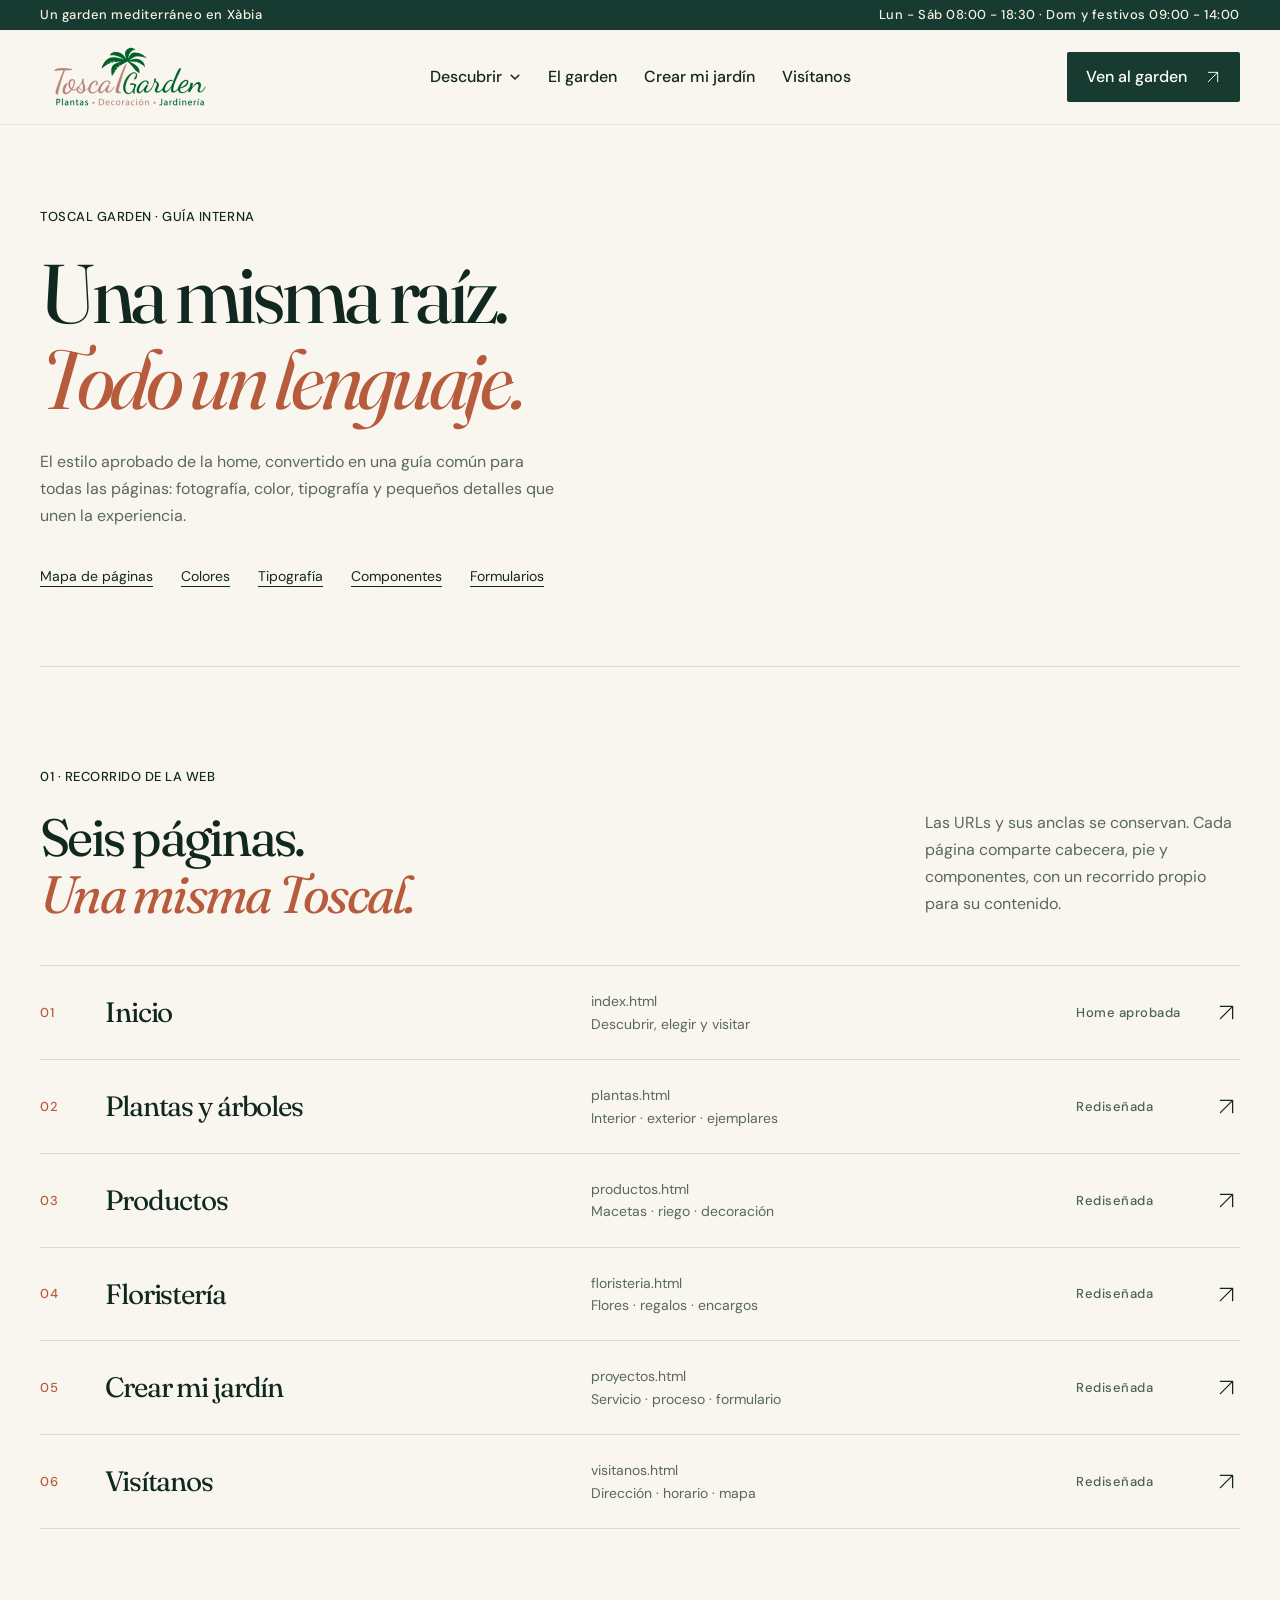
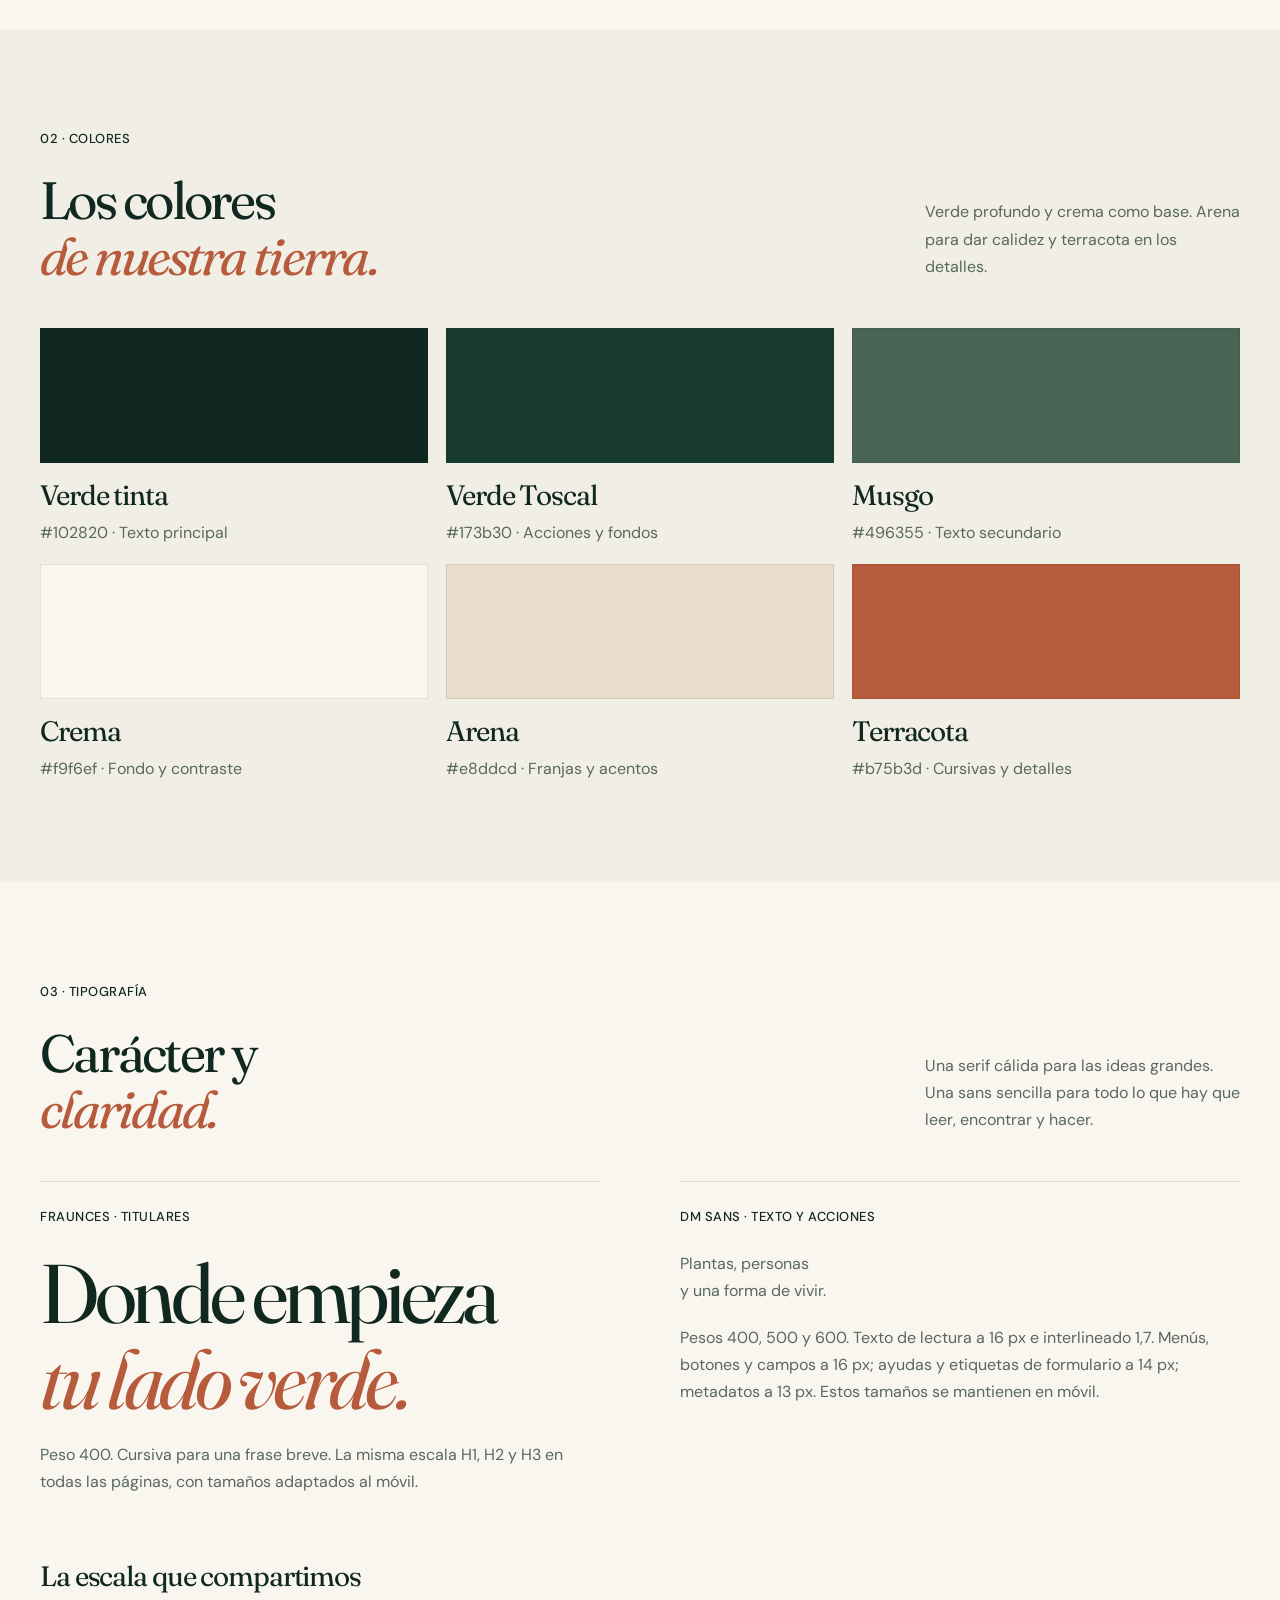
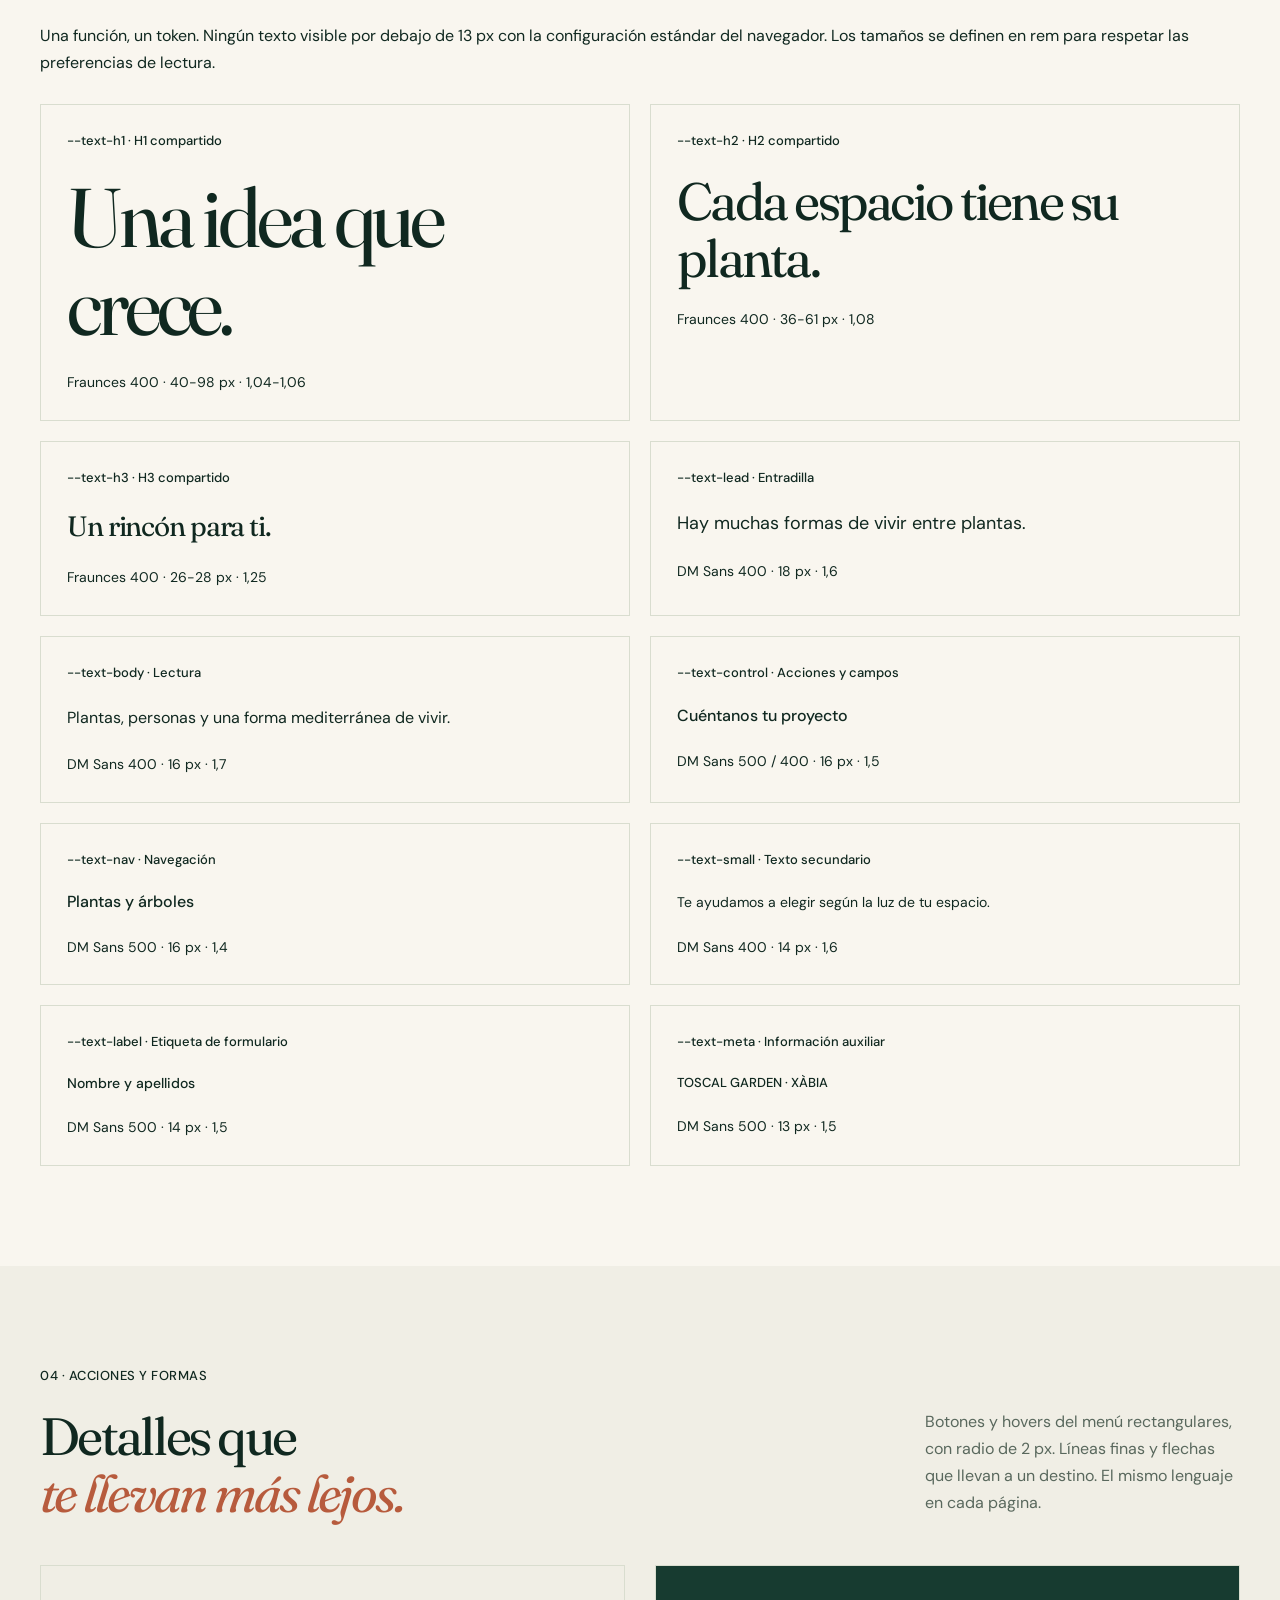
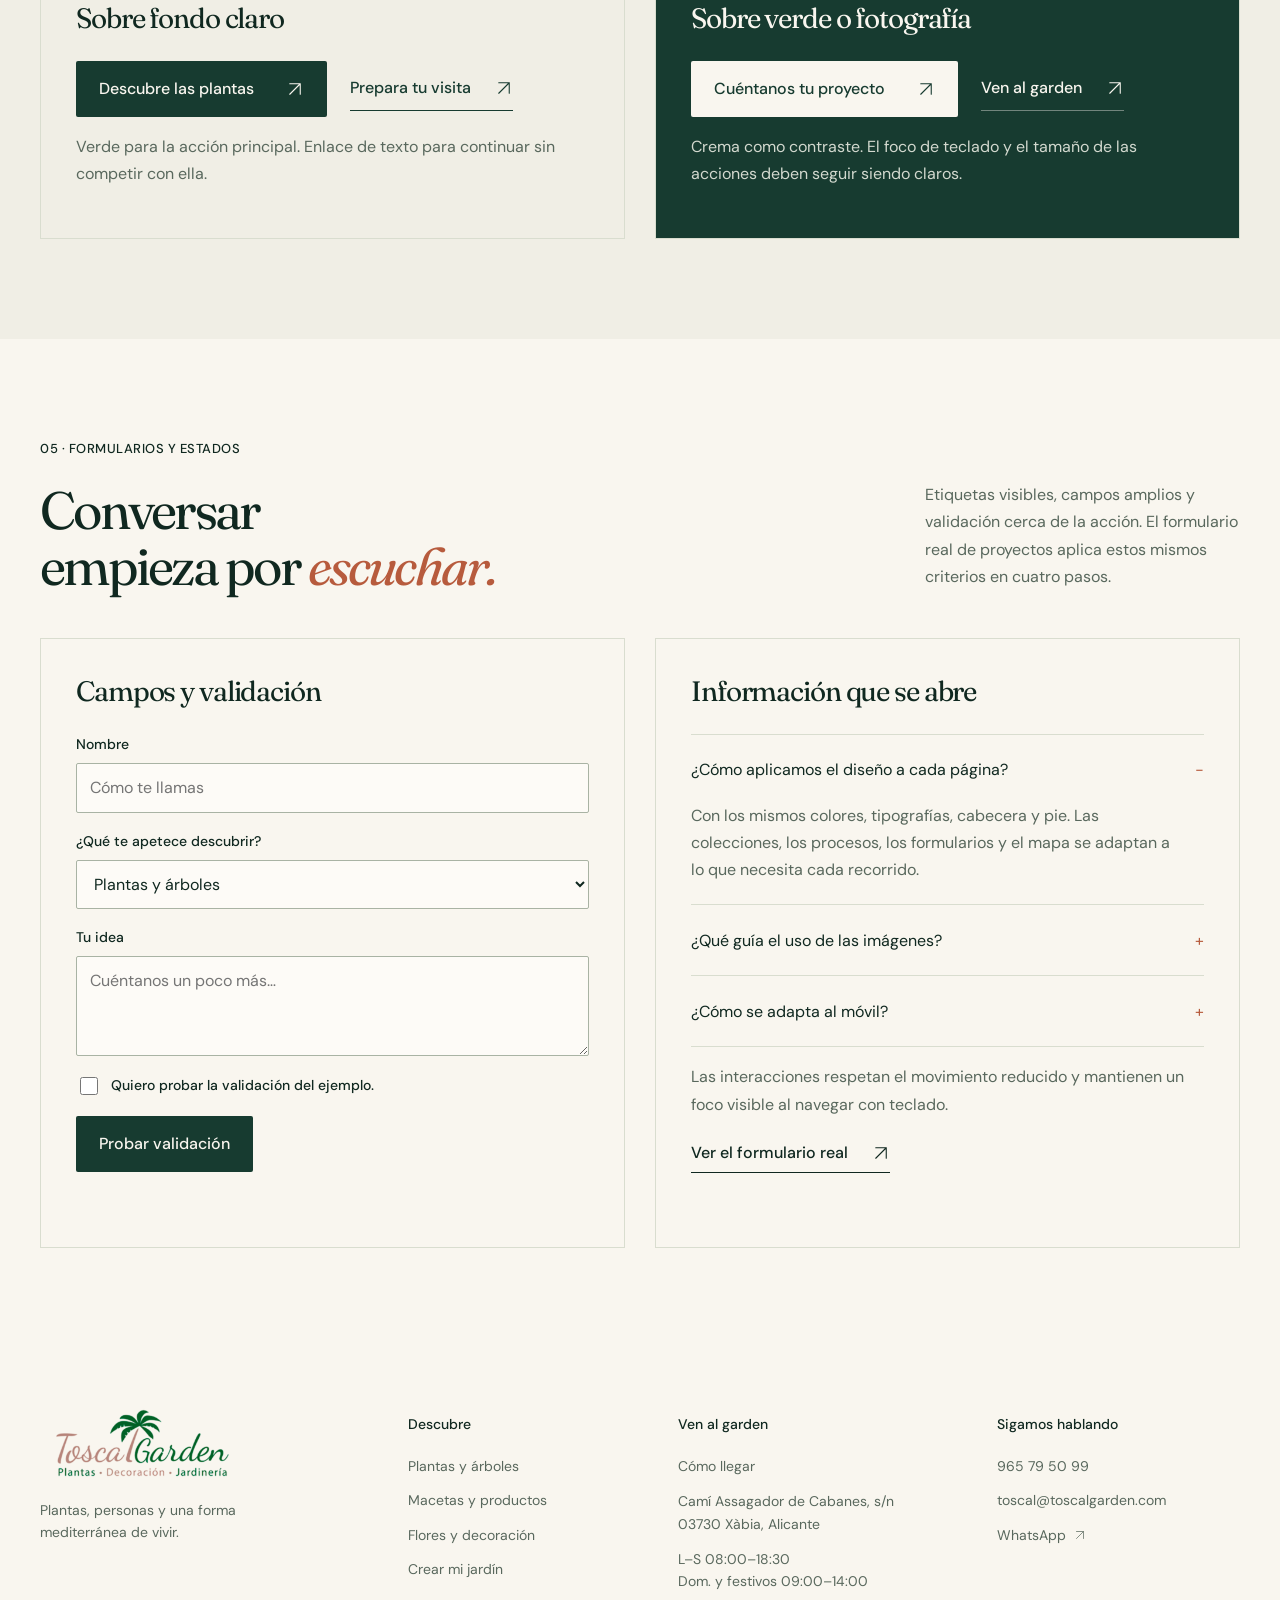
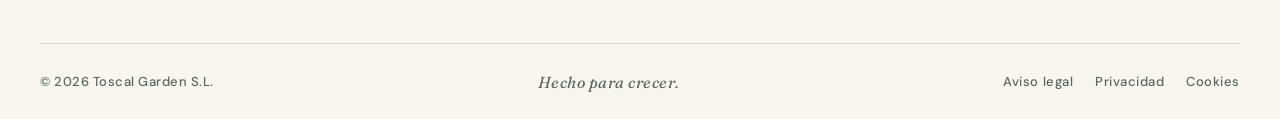
<file: prototype/guia-diseno.html>
<!doctype html>
<html lang="es">
  <head>
    <meta charset="UTF-8" />
    <meta name="viewport" content="width=device-width, initial-scale=1.0" />
    <meta name="description" content="Guía interna de diseño y mapa de las páginas de Toscal Garden." />
    <meta name="robots" content="noindex,follow" />
    <title>Guía visual y mapa web | Toscal Garden</title>
    <link rel="preconnect" href="https://fonts.googleapis.com" />
    <link rel="preconnect" href="https://fonts.gstatic.com" crossorigin />
    <link href="https://fonts.googleapis.com/css2?family=DM+Sans:wght@400;500;600;700&family=Fraunces:ital,opsz,wght@0,9..144,400;0,9..144,500;0,9..144,600;1,9..144,400&display=swap" rel="stylesheet" />
    <link rel="stylesheet" href="design.css?v=20261015-readable" />
    <link rel="icon" type="image/svg+xml" href="assets/favicon.svg" />
  </head>
  <body class="home inner-page page-guide">
    <a class="skip-link" href="#contenido">Saltar al contenido</a>
    <svg class="home-symbols" xmlns="http://www.w3.org/2000/svg" aria-hidden="true"><defs>
      <symbol id="arrow-right" viewBox="0 0 24 24"><path d="M4 12h15M13 5l7 7-7 7" /></symbol>
      <symbol id="arrow-diagonal" viewBox="0 0 24 24"><path d="M5 19 19 5M5 5h14v14" /></symbol>
      <symbol id="arrow-down" viewBox="0 0 24 24"><path d="M12 4v16M5 13l7 7 7-7" /></symbol>
      <symbol id="leaf" viewBox="0 0 24 24"><path d="M5 19C1 8 11 3 21 3c0 11-5 20-16 16ZM5 19l9-9M4 20l-1 1" /></symbol>
      <symbol id="pin" viewBox="0 0 24 24"><path d="M19 10c0 5-7 11-7 11S5 15 5 10a7 7 0 1 1 14 0Z"/><circle cx="12" cy="10" r="2.3"/></symbol>
      <symbol id="clock" viewBox="0 0 24 24"><circle cx="12" cy="12" r="9"/><path d="M12 7v5l3 2"/></symbol>
      <symbol id="phone" viewBox="0 0 24 24"><path d="m8 3 3 5-3 3c1 2 3 4 5 5l3-3 5 3c0 3-2 5-5 5C9 20 4 15 3 8c0-3 2-5 5-5Z"/></symbol>
      <symbol id="sun" viewBox="0 0 24 24"><circle cx="12" cy="12" r="4"/><path d="M12 1v3m0 16v3M1 12h3m16 0h3M4 4l2 2m12 12 2 2M4 20l2-2M18 6l2-2"/></symbol>
    </defs></svg>
    <div class="site-chrome">
      <div class="utility-bar">
        <div class="wrap utility-inner">
          <a href="visitanos.html">Un garden mediterráneo en Xàbia</a>
          <span>Lun - Sáb 08:00 - 18:30 · Dom y festivos 09:00 - 14:00</span>
        </div>
      </div>
      <header class="site-header" data-header>
        <div class="wrap nav-row">
          <a class="logo" href="index.html" aria-label="Toscal Garden, inicio">
            <img src="assets/logo-toscal.png" width="350" height="124" alt="Toscal Garden. Plantas, decoración y jardinería" />
          </a>
          <nav class="primary-nav" id="primary-nav" aria-label="Navegación principal">
            <div class="nav-links">
            <button class="nav-trigger" type="button" aria-expanded="false" aria-controls="mega-menu">Descubrir <svg class="chevron" viewBox="0 0 12 12" width="12" height="12" aria-hidden="true"><path d="M2.2 4.2 6 8l3.8-3.8" fill="none" stroke="currentColor" stroke-width="1.55" stroke-linecap="round" stroke-linejoin="round"/></svg></button>
            <div class="mega-menu" id="mega-menu" aria-hidden="true" inert>
              <div class="wrap mega-grid">
                <div class="mega-intro">
                  <div class="overline">EXPLORA TOSCAL</div>
                  <h2>Todo lo que tu jardín necesita.</h2>
                  <p>Desde la planta adecuada hasta el último detalle para disfrutarla.</p>
                  <a href="plantas.html" class="arrow-link">Ver todas las categorías <span>→</span></a>
                </div>
                <div class="mega-links">
                  <a href="plantas.html">
                    <span class="icon" aria-hidden="true"><svg viewBox="0 0 24 24" fill="none" stroke="currentColor" stroke-width="1.7"><path d="M12 21V11M12 11c-4 0-7-3-8-8 5 1 8 4 8 8Zm0 0c4 0 7-3 8-8-5 1-8 4-8 8Z"/></svg></span>
                    <span><b>Plantas de exterior</b><small>Árboles, palmeras, arbustos y flor</small></span>
                  </a>
                  <a href="plantas.html">
                    <span class="icon" aria-hidden="true"><svg viewBox="0 0 24 24" fill="none" stroke="currentColor" stroke-width="1.7"><path d="M5 19c8-1 12-8 12-16-8 1-14 7-14 14 4-1 7-1 9 0"/><path d="M7 17c2-3 5-5 9-6"/></svg></span>
                    <span><b>Plantas de interior</b><small>Verdes, cactus, bonsáis y más</small></span>
                  </a>
                  <a href="productos.html">
                    <span class="icon" aria-hidden="true"><svg viewBox="0 0 24 24" fill="none" stroke="currentColor" stroke-width="1.7"><path d="M8 10h8l-1.1 9H9.1L8 10Z"/><path d="M7 10V8h10v2M12 8V4"/></svg></span>
                    <span><b>Macetas y cerámica</b><small>Interior, exterior y decoración</small></span>
                  </a>
                  <a href="productos.html">
                    <span class="icon" aria-hidden="true"><svg viewBox="0 0 24 24" fill="none" stroke="currentColor" stroke-width="1.7"><path d="M12 3s6 7 6 11a6 6 0 1 1-12 0c0-4 6-11 6-11Z"/></svg></span>
                    <span><b>Riego y ferretería</b><small>Herramientas y soluciones prácticas</small></span>
                  </a>
                  <a href="floristeria.html">
                    <span class="icon" aria-hidden="true"><svg viewBox="0 0 24 24" fill="none" stroke="currentColor" stroke-width="1.7"><circle cx="12" cy="12" r="2.2"/><path d="M12 5c1.6 2 1.6 4 0 5-1.6-1-1.6-3 0-5Zm7 7c-2 1.6-4 1.6-5 0 1-1.6 3-1.6 5 0ZM12 19c-1.6-2-1.6-4 0-5 1.6 1 1.6 3 0 5ZM5 12c2-1.6 4-1.6 5 0-1 1.6-3 1.6-5 0Z"/></svg></span>
                    <span><b>Floristería</b><small>Ramos y composiciones para cada ocasión</small></span>
                  </a>
                  <a href="proyectos.html">
                    <span class="icon" aria-hidden="true"><svg viewBox="0 0 24 24" fill="none" stroke="currentColor" stroke-width="1.7"><rect x="4" y="4" width="16" height="16" rx="1"/><path d="M4 10h16M10 10v10"/></svg></span>
                    <span><b>Jardines y paisajismo</b><small>Diseño y construcción de jardines</small></span>
                  </a>
                </div>
              </div>
            </div>
            <a href="index.html">El garden</a>
            <a href="proyectos.html">Crear mi jardín</a>
            <a href="visitanos.html">Visítanos</a>
            </div>
            <div class="nav-tools">
              <a class="home-header-phone" href="tel:+34965795099">965 79 50 99</a>
              <a class="nav-cta" href="visitanos.html">Ven al garden <svg class="home-icon" aria-hidden="true"><use href="#arrow-diagonal"/></svg></a>
            </div>
          </nav>
          <button class="mobile-toggle" type="button" aria-label="Abrir menú" aria-expanded="false" aria-controls="primary-nav"><span></span><span></span></button>
        </div>
      </header>
    </div>
    <main id="contenido"><section class="wrap tg-guide-intro"><div class="tg-eyebrow">TOSCAL GARDEN · GUÍA INTERNA</div><h1>Una misma raíz.<br /> <em>Todo un lenguaje.</em></h1><p>El estilo aprobado de la home, convertido en una guía común para todas las páginas: fotografía, color, tipografía y pequeños detalles que unen la experiencia.</p><nav class="tg-guide-nav" aria-label="Contenido de la guía"><a href="#mapa">Mapa de páginas</a><a href="#paleta">Colores</a><a href="#tipografia">Tipografía</a><a href="#componentes">Componentes</a><a href="#formularios">Formularios</a></nav></section>
<section class="wrap tg-section" id="mapa"><div class="tg-heading"><div><div class="tg-eyebrow">01 · RECORRIDO DE LA WEB</div><h2>Seis páginas.<br /> <em>Una misma Toscal.</em></h2></div><p>Las URLs y sus anclas se conservan. Cada página comparte cabecera, pie y componentes, con un recorrido propio para su contenido.</p></div><div class="tg-map-list"><a href="index.html"><span>01</span><strong>Inicio</strong><small>index.html<br />Descubrir, elegir y visitar</small><em>Home aprobada</em><svg class="home-icon" aria-hidden="true"><use href="#arrow-diagonal"/></svg></a><a href="plantas.html"><span>02</span><strong>Plantas y árboles</strong><small>plantas.html<br />Interior · exterior · ejemplares</small><em>Rediseñada</em><svg class="home-icon" aria-hidden="true"><use href="#arrow-diagonal"/></svg></a><a href="productos.html"><span>03</span><strong>Productos</strong><small>productos.html<br />Macetas · riego · decoración</small><em>Rediseñada</em><svg class="home-icon" aria-hidden="true"><use href="#arrow-diagonal"/></svg></a><a href="floristeria.html"><span>04</span><strong>Floristería</strong><small>floristeria.html<br />Flores · regalos · encargos</small><em>Rediseñada</em><svg class="home-icon" aria-hidden="true"><use href="#arrow-diagonal"/></svg></a><a href="proyectos.html"><span>05</span><strong>Crear mi jardín</strong><small>proyectos.html<br />Servicio · proceso · formulario</small><em>Rediseñada</em><svg class="home-icon" aria-hidden="true"><use href="#arrow-diagonal"/></svg></a><a href="visitanos.html"><span>06</span><strong>Visítanos</strong><small>visitanos.html<br />Dirección · horario · mapa</small><em>Rediseñada</em><svg class="home-icon" aria-hidden="true"><use href="#arrow-diagonal"/></svg></a></div></section><section class="tg-tone" id="paleta"><div class="wrap tg-section"><div class="tg-heading"><div><div class="tg-eyebrow">02 · COLORES</div><h2>Los colores<br /> <em>de nuestra tierra.</em></h2></div><p>Verde profundo y crema como base. Arena para dar calidez y terracota en los detalles.</p></div><div class="tg-swatches"><article class="tg-swatch"><div style="--swatch:#102820"></div><h3>Verde tinta</h3><p>#102820 · Texto principal</p></article><article class="tg-swatch"><div style="--swatch:#173b30"></div><h3>Verde Toscal</h3><p>#173b30 · Acciones y fondos</p></article><article class="tg-swatch"><div style="--swatch:#496355"></div><h3>Musgo</h3><p>#496355 · Texto secundario</p></article><article class="tg-swatch"><div style="--swatch:#f9f6ef"></div><h3>Crema</h3><p>#f9f6ef · Fondo y contraste</p></article><article class="tg-swatch"><div style="--swatch:#e8ddcd"></div><h3>Arena</h3><p>#e8ddcd · Franjas y acentos</p></article><article class="tg-swatch"><div style="--swatch:#b75b3d"></div><h3>Terracota</h3><p>#b75b3d · Cursivas y detalles</p></article></div></div></section><section class="wrap tg-section" id="tipografia"><div class="tg-heading"><div><div class="tg-eyebrow">03 · TIPOGRAFÍA</div><h2>Carácter y<br /> <em>claridad.</em></h2></div><p>Una serif cálida para las ideas grandes. Una sans sencilla para todo lo que hay que leer, encontrar y hacer.</p></div><div class="tg-type-grid"><div><div class="tg-eyebrow">FRAUNCES · TITULARES</div><div class="tg-serif-sample">Donde empieza<br /><em>tu lado verde.</em></div><p>Peso 400. Cursiva para una frase breve. La misma escala H1, H2 y H3 en todas las páginas, con tamaños adaptados al móvil.</p></div><div><div class="tg-eyebrow">DM SANS · TEXTO Y ACCIONES</div><p class="tg-sans-sample">Plantas, personas<br />y una forma de vivir.</p><p>Pesos 400, 500 y 600. Texto de lectura a 16 px e interlineado 1,7. Menús, botones y campos a 16 px; ayudas y etiquetas de formulario a 14 px; metadatos a 13 px. Estos tamaños se mantienen en móvil.</p></div></div><div class="tg-token-system"><h3>La escala que compartimos</h3><p>Una función, un token. Ningún texto visible por debajo de 13 px con la configuración estándar del navegador. Los tamaños se definen en rem para respetar las preferencias de lectura.</p><div class="tg-token-grid"><article class="tg-token-card"><div class="type-meta"><code>--text-h1</code> · H1 compartido</div><div class="tg-token-sample type-h1">Una idea que crece.</div><div class="type-small">Fraunces 400 · 40-98 px · 1,04-1,06</div></article><article class="tg-token-card"><div class="type-meta"><code>--text-h2</code> · H2 compartido</div><div class="tg-token-sample type-h2">Cada espacio tiene su planta.</div><div class="type-small">Fraunces 400 · 36-61 px · 1,08</div></article><article class="tg-token-card"><div class="type-meta"><code>--text-h3</code> · H3 compartido</div><div class="tg-token-sample type-h3">Un rincón para ti.</div><div class="type-small">Fraunces 400 · 26-28 px · 1,25</div></article><article class="tg-token-card"><div class="type-meta"><code>--text-lead</code> · Entradilla</div><div class="tg-token-sample type-lead">Hay muchas formas de vivir entre plantas.</div><div class="type-small">DM Sans 400 · 18 px · 1,6</div></article><article class="tg-token-card"><div class="type-meta"><code>--text-body</code> · Lectura</div><div class="tg-token-sample type-body">Plantas, personas y una forma mediterránea de vivir.</div><div class="type-small">DM Sans 400 · 16 px · 1,7</div></article><article class="tg-token-card"><div class="type-meta"><code>--text-control</code> · Acciones y campos</div><div class="tg-token-sample type-control">Cuéntanos tu proyecto</div><div class="type-small">DM Sans 500 / 400 · 16 px · 1,5</div></article><article class="tg-token-card"><div class="type-meta"><code>--text-nav</code> · Navegación</div><div class="tg-token-sample type-nav">Plantas y árboles</div><div class="type-small">DM Sans 500 · 16 px · 1,4</div></article><article class="tg-token-card"><div class="type-meta"><code>--text-small</code> · Texto secundario</div><div class="tg-token-sample type-small">Te ayudamos a elegir según la luz de tu espacio.</div><div class="type-small">DM Sans 400 · 14 px · 1,6</div></article><article class="tg-token-card"><div class="type-meta"><code>--text-label</code> · Etiqueta de formulario</div><div class="tg-token-sample type-label">Nombre y apellidos</div><div class="type-small">DM Sans 500 · 14 px · 1,5</div></article><article class="tg-token-card"><div class="type-meta"><code>--text-meta</code> · Información auxiliar</div><div class="tg-token-sample type-meta">TOSCAL GARDEN · XÀBIA</div><div class="type-small">DM Sans 500 · 13 px · 1,5</div></article></div></div></section>
<section class="tg-tone" id="componentes"><div class="wrap tg-section"><div class="tg-heading"><div><div class="tg-eyebrow">04 · ACCIONES Y FORMAS</div><h2>Detalles que<br /> <em>te llevan más lejos.</em></h2></div><p>Botones y hovers del menú rectangulares, con radio de 2 px. Líneas finas y flechas que llevan a un destino. El mismo lenguaje en cada página.</p></div><div class="tg-component-grid"><div class="tg-component-demo"><h3>Sobre fondo claro</h3><div class="tg-actions"><a class="home-button" href="plantas.html">Descubre las plantas <svg class="home-icon" aria-hidden="true"><use href="#arrow-diagonal"/></svg></a><a class="home-text-link" href="visitanos.html">Prepara tu visita <svg class="home-icon" aria-hidden="true"><use href="#arrow-diagonal"/></svg></a></div><p>Verde para la acción principal. Enlace de texto para continuar sin competir con ella.</p></div><div class="tg-component-demo tg-demo-dark"><h3>Sobre verde o fotografía</h3><div class="tg-actions"><a class="home-button home-button-cream" href="proyectos.html">Cuéntanos tu proyecto <svg class="home-icon" aria-hidden="true"><use href="#arrow-diagonal"/></svg></a><a class="home-text-link" href="visitanos.html">Ven al garden <svg class="home-icon" aria-hidden="true"><use href="#arrow-diagonal"/></svg></a></div><p>Crema como contraste. El foco de teclado y el tamaño de las acciones deben seguir siendo claros.</p></div></div></div></section>
<section class="wrap tg-section" id="formularios"><div class="tg-heading"><div><div class="tg-eyebrow">05 · FORMULARIOS Y ESTADOS</div><h2>Conversar<br /> empieza por <em>escuchar.</em></h2></div><p>Etiquetas visibles, campos amplios y validación cerca de la acción. El formulario real de proyectos aplica estos mismos criterios en cuatro pasos.</p></div><div class="tg-component-grid"><div class="tg-component-demo"><h3>Campos y validación</h3><form class="tg-demo-form" data-demo-form><label>Nombre<input name="nombre" autocomplete="off" placeholder="Cómo te llamas" required /></label><label>¿Qué te apetece descubrir?<select name="interes"><option>Plantas y árboles</option><option>Macetas y productos</option><option>Un proyecto de jardín</option></select></label><label>Tu idea<textarea name="idea" placeholder="Cuéntanos un poco más…" required></textarea></label><label class="tg-demo-check"><input type="checkbox" required />Quiero probar la validación del ejemplo.</label><button class="home-button" type="submit">Probar validación</button><p class="tg-demo-status" role="status"></p></form></div><div class="tg-component-demo"><h3>Información que se abre</h3><div class="tg-faq"><details open><summary>¿Cómo aplicamos el diseño a cada página?</summary><p>Con los mismos colores, tipografías, cabecera y pie. Las colecciones, los procesos, los formularios y el mapa se adaptan a lo que necesita cada recorrido.</p></details><details><summary>¿Qué guía el uso de las imágenes?</summary><p>Fotografía real de Toscal, protagonista y sin marcos en el hero. En las colecciones, la información se coloca debajo de la imagen para que se lea con calma.</p></details><details><summary>¿Cómo se adapta al móvil?</summary><p>Los bloques pasan a una columna, las imágenes conservan su presencia y el menú se transforma en un acordeón con todas las categorías.</p></details></div><p>Las interacciones respetan el movimiento reducido y mantienen un foco visible al navegar con teclado.</p><a class="home-text-link" href="proyectos.html#solicitud">Ver el formulario real <svg class="home-icon" aria-hidden="true"><use href="#arrow-diagonal"/></svg></a></div></div></section></main>
    <footer class="home-footer">
      <div class="wrap home-footer-main">
        <div class="home-footer-brand"><a href="index.html" aria-label="Toscal Garden, inicio"><img src="assets/logo-toscal.png" width="350" height="124" alt="Toscal Garden" loading="lazy" /></a><p>Plantas, personas y una forma<br />mediterránea de vivir.</p></div>
        <div><div class="home-footer-heading">Descubre</div><a href="plantas.html">Plantas y árboles</a><a href="productos.html">Macetas y productos</a><a href="floristeria.html">Flores y decoración</a><a href="proyectos.html">Crear mi jardín</a></div>
        <div><div class="home-footer-heading">Ven al garden</div><a href="visitanos.html">Cómo llegar</a><p>Camí Assagador de Cabanes, s/n<br />03730 Xàbia, Alicante</p><p>L–S 08:00–18:30<br />Dom. y festivos 09:00–14:00</p></div>
        <div><div class="home-footer-heading">Sigamos hablando</div><a href="tel:+34965795099">965 79 50 99</a><a href="mailto:toscal@toscalgarden.com">toscal@toscalgarden.com</a><a href="https://wa.me/34965795099" target="_blank" rel="noopener noreferrer">WhatsApp <svg class="home-icon" aria-hidden="true"><use href="#arrow-diagonal"/></svg></a></div>
      </div>
      <div class="wrap home-footer-bottom"><span>© 2026 Toscal Garden S.L.</span><span>Hecho para crecer.</span><nav aria-label="Información legal"><a href="https://toscalgarden.eu/aviso-legal/">Aviso legal</a><a href="https://toscalgarden.eu/politica-de-privacidad/">Privacidad</a><a href="https://toscalgarden.eu/politica-de-cookies/">Cookies</a></nav></div>
    </footer>
    <script src="site.js?v=20261015-readable" defer></script>
    <script src="guia.js" defer></script>
  </body>
</html>
</file>
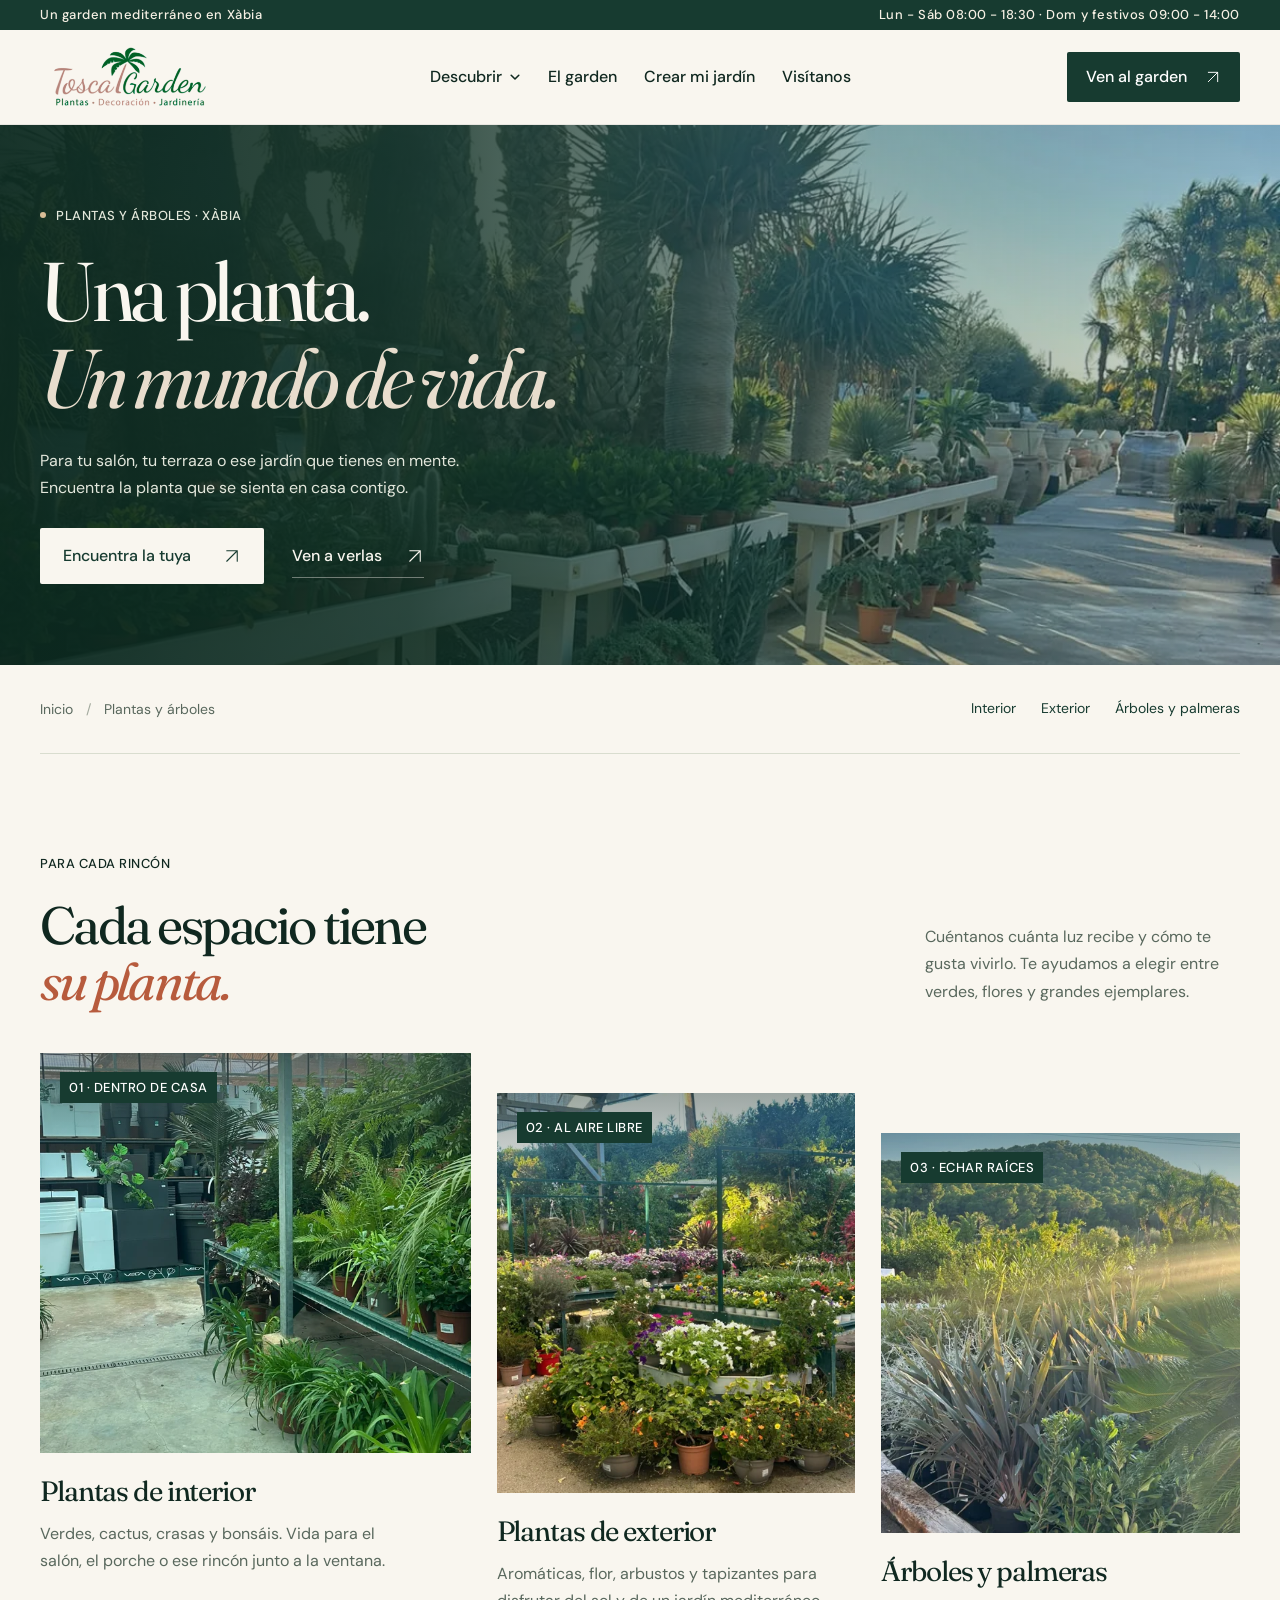
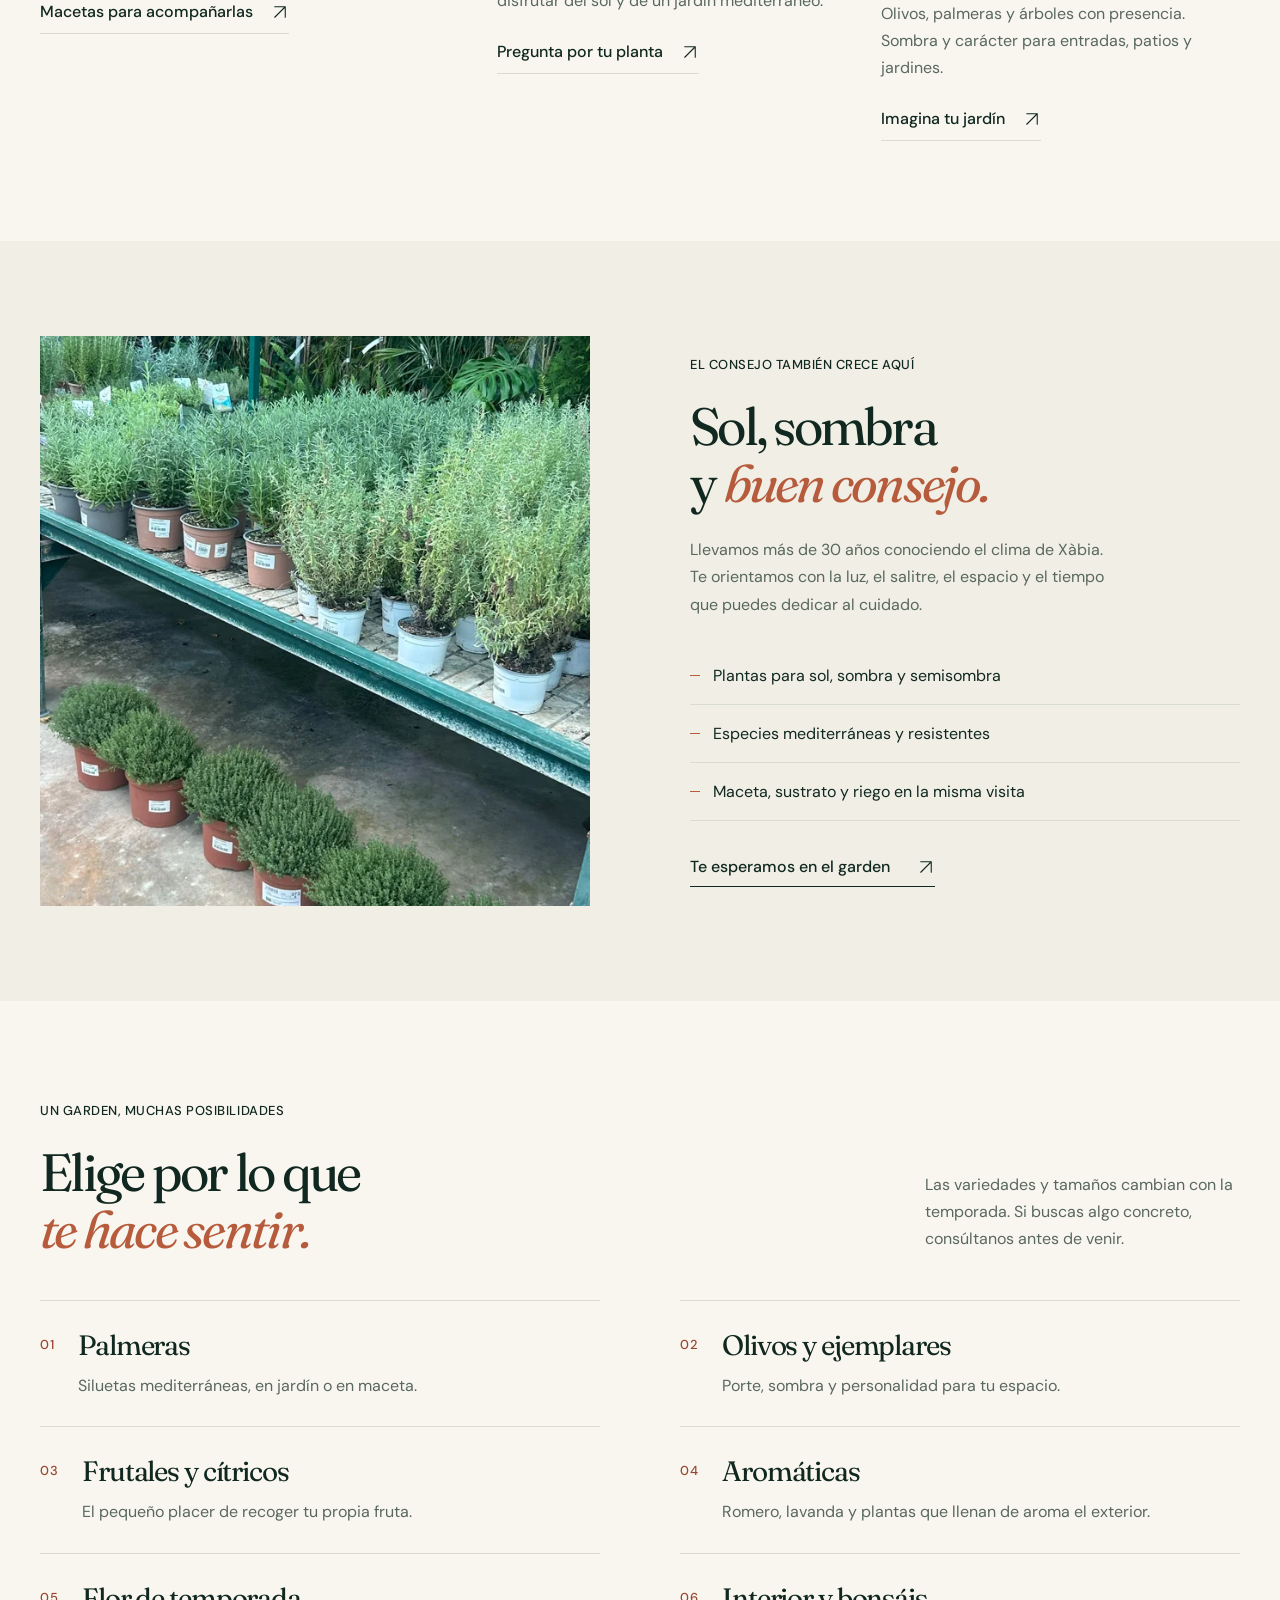
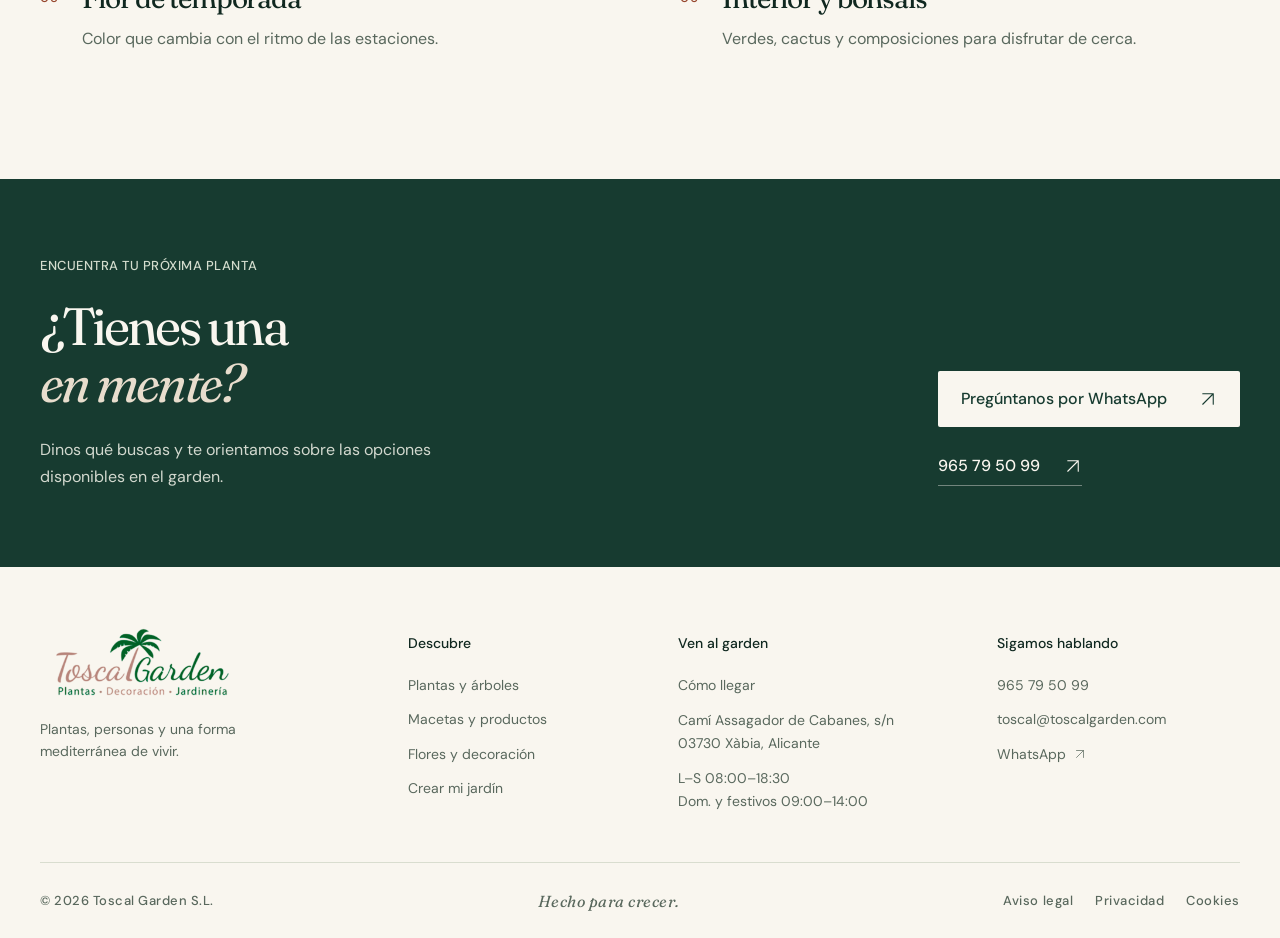
<file: prototype/plantas.html>
<!doctype html>
<html lang="es">
  <head>
    <meta charset="UTF-8" />
    <meta name="viewport" content="width=device-width, initial-scale=1.0" />
    <meta name="description" content="Plantas de interior, exterior y ejemplares mediterráneos en Toscal Garden, Xàbia." />
    <title>Plantas y árboles en Xàbia | Toscal Garden</title>
    <link rel="preconnect" href="https://fonts.googleapis.com" />
    <link rel="preconnect" href="https://fonts.gstatic.com" crossorigin />
    <link href="https://fonts.googleapis.com/css2?family=DM+Sans:wght@400;500;600;700&family=Fraunces:ital,opsz,wght@0,9..144,400;0,9..144,500;0,9..144,600;1,9..144,400&display=swap" rel="stylesheet" />
    <link rel="stylesheet" href="design.css?v=20261015-readable" />
    <link rel="icon" type="image/svg+xml" href="assets/favicon.svg" />
  </head>
  <body class="home inner-page page-plantas">
    <a class="skip-link" href="#contenido">Saltar al contenido</a>
    <svg class="home-symbols" xmlns="http://www.w3.org/2000/svg" aria-hidden="true"><defs>
      <symbol id="arrow-right" viewBox="0 0 24 24"><path d="M4 12h15M13 5l7 7-7 7" /></symbol>
      <symbol id="arrow-diagonal" viewBox="0 0 24 24"><path d="M5 19 19 5M5 5h14v14" /></symbol>
      <symbol id="arrow-down" viewBox="0 0 24 24"><path d="M12 4v16M5 13l7 7 7-7" /></symbol>
      <symbol id="leaf" viewBox="0 0 24 24"><path d="M5 19C1 8 11 3 21 3c0 11-5 20-16 16ZM5 19l9-9M4 20l-1 1" /></symbol>
      <symbol id="pin" viewBox="0 0 24 24"><path d="M19 10c0 5-7 11-7 11S5 15 5 10a7 7 0 1 1 14 0Z"/><circle cx="12" cy="10" r="2.3"/></symbol>
      <symbol id="clock" viewBox="0 0 24 24"><circle cx="12" cy="12" r="9"/><path d="M12 7v5l3 2"/></symbol>
      <symbol id="phone" viewBox="0 0 24 24"><path d="m8 3 3 5-3 3c1 2 3 4 5 5l3-3 5 3c0 3-2 5-5 5C9 20 4 15 3 8c0-3 2-5 5-5Z"/></symbol>
      <symbol id="sun" viewBox="0 0 24 24"><circle cx="12" cy="12" r="4"/><path d="M12 1v3m0 16v3M1 12h3m16 0h3M4 4l2 2m12 12 2 2M4 20l2-2M18 6l2-2"/></symbol>
    </defs></svg>
    <div class="site-chrome">
      <div class="utility-bar">
        <div class="wrap utility-inner">
          <a href="visitanos.html">Un garden mediterráneo en Xàbia</a>
          <span>Lun - Sáb 08:00 - 18:30 · Dom y festivos 09:00 - 14:00</span>
        </div>
      </div>
      <header class="site-header" data-header>
        <div class="wrap nav-row">
          <a class="logo" href="index.html" aria-label="Toscal Garden, inicio">
            <img src="assets/logo-toscal.png" width="350" height="124" alt="Toscal Garden. Plantas, decoración y jardinería" />
          </a>
          <nav class="primary-nav" id="primary-nav" aria-label="Navegación principal">
            <div class="nav-links">
            <button class="nav-trigger" type="button" aria-expanded="false" aria-controls="mega-menu">Descubrir <svg class="chevron" viewBox="0 0 12 12" width="12" height="12" aria-hidden="true"><path d="M2.2 4.2 6 8l3.8-3.8" fill="none" stroke="currentColor" stroke-width="1.55" stroke-linecap="round" stroke-linejoin="round"/></svg></button>
            <div class="mega-menu" id="mega-menu" aria-hidden="true" inert>
              <div class="wrap mega-grid">
                <div class="mega-intro">
                  <div class="overline">EXPLORA TOSCAL</div>
                  <h2>Todo lo que tu jardín necesita.</h2>
                  <p>Desde la planta adecuada hasta el último detalle para disfrutarla.</p>
                  <a href="plantas.html" aria-current="page" class="arrow-link">Ver todas las categorías <span>→</span></a>
                </div>
                <div class="mega-links">
                  <a href="plantas.html" aria-current="page">
                    <span class="icon" aria-hidden="true"><svg viewBox="0 0 24 24" fill="none" stroke="currentColor" stroke-width="1.7"><path d="M12 21V11M12 11c-4 0-7-3-8-8 5 1 8 4 8 8Zm0 0c4 0 7-3 8-8-5 1-8 4-8 8Z"/></svg></span>
                    <span><b>Plantas de exterior</b><small>Árboles, palmeras, arbustos y flor</small></span>
                  </a>
                  <a href="plantas.html" aria-current="page">
                    <span class="icon" aria-hidden="true"><svg viewBox="0 0 24 24" fill="none" stroke="currentColor" stroke-width="1.7"><path d="M5 19c8-1 12-8 12-16-8 1-14 7-14 14 4-1 7-1 9 0"/><path d="M7 17c2-3 5-5 9-6"/></svg></span>
                    <span><b>Plantas de interior</b><small>Verdes, cactus, bonsáis y más</small></span>
                  </a>
                  <a href="productos.html">
                    <span class="icon" aria-hidden="true"><svg viewBox="0 0 24 24" fill="none" stroke="currentColor" stroke-width="1.7"><path d="M8 10h8l-1.1 9H9.1L8 10Z"/><path d="M7 10V8h10v2M12 8V4"/></svg></span>
                    <span><b>Macetas y cerámica</b><small>Interior, exterior y decoración</small></span>
                  </a>
                  <a href="productos.html">
                    <span class="icon" aria-hidden="true"><svg viewBox="0 0 24 24" fill="none" stroke="currentColor" stroke-width="1.7"><path d="M12 3s6 7 6 11a6 6 0 1 1-12 0c0-4 6-11 6-11Z"/></svg></span>
                    <span><b>Riego y ferretería</b><small>Herramientas y soluciones prácticas</small></span>
                  </a>
                  <a href="floristeria.html">
                    <span class="icon" aria-hidden="true"><svg viewBox="0 0 24 24" fill="none" stroke="currentColor" stroke-width="1.7"><circle cx="12" cy="12" r="2.2"/><path d="M12 5c1.6 2 1.6 4 0 5-1.6-1-1.6-3 0-5Zm7 7c-2 1.6-4 1.6-5 0 1-1.6 3-1.6 5 0ZM12 19c-1.6-2-1.6-4 0-5 1.6 1 1.6 3 0 5ZM5 12c2-1.6 4-1.6 5 0-1 1.6-3 1.6-5 0Z"/></svg></span>
                    <span><b>Floristería</b><small>Ramos y composiciones para cada ocasión</small></span>
                  </a>
                  <a href="proyectos.html">
                    <span class="icon" aria-hidden="true"><svg viewBox="0 0 24 24" fill="none" stroke="currentColor" stroke-width="1.7"><rect x="4" y="4" width="16" height="16" rx="1"/><path d="M4 10h16M10 10v10"/></svg></span>
                    <span><b>Jardines y paisajismo</b><small>Diseño y construcción de jardines</small></span>
                  </a>
                </div>
              </div>
            </div>
            <a href="index.html">El garden</a>
            <a href="proyectos.html">Crear mi jardín</a>
            <a href="visitanos.html">Visítanos</a>
            </div>
            <div class="nav-tools">
              <a class="home-header-phone" href="tel:+34965795099">965 79 50 99</a>
              <a class="nav-cta" href="visitanos.html">Ven al garden <svg class="home-icon" aria-hidden="true"><use href="#arrow-diagonal"/></svg></a>
            </div>
          </nav>
          <button class="mobile-toggle" type="button" aria-label="Abrir menú" aria-expanded="false" aria-controls="primary-nav"><span></span><span></span></button>
        </div>
      </header>
    </div>
    <main id="contenido">
<section class="tg-hero" aria-labelledby="page-title"><img src="assets/home/paseo-garden-900.webp" srcset="assets/home/paseo-garden-480.webp 480w, assets/home/paseo-garden-900.webp 900w, assets/home/paseo-garden-1200.webp 1200w" sizes="100vw" width="1200" height="1600" alt="Palmeras y plantas mediterráneas junto a los caminos de Toscal Garden" fetchpriority="high" /><div class="wrap tg-hero-inner"><div class="tg-eyebrow tg-eyebrow-light"><span></span>PLANTAS Y ÁRBOLES · XÀBIA</div><h1 id="page-title">Una planta.<br /> <em>Un mundo de vida.</em></h1><p class="tg-hero-intro">Para tu salón, tu terraza o ese jardín que tienes en mente. Encuentra la planta que se sienta en casa contigo.</p><div class="tg-actions"><a class="home-button home-button-cream" href="#colecciones">Encuentra la tuya <svg class="home-icon" aria-hidden="true"><use href="#arrow-diagonal"/></svg></a><a class="home-text-link" href="visitanos.html">Ven a verlas <svg class="home-icon" aria-hidden="true"><use href="#arrow-diagonal"/></svg></a></div></div></section><nav class="wrap tg-page-nav" aria-label="En esta página"><div class="tg-breadcrumb"><a href="index.html">Inicio</a><span>/</span><span>Plantas y árboles</span></div><div><a href="#interior">Interior</a><a href="#exterior">Exterior</a><a href="#ejemplares">Árboles y palmeras</a></div></nav><section class="wrap tg-section home-reveal" id="colecciones"><div class="tg-heading"><div><div class="tg-eyebrow">PARA CADA RINCÓN</div><h2>Cada espacio tiene<br /> <em>su planta.</em></h2></div><p>Cuéntanos cuánta luz recibe y cómo te gusta vivirlo. Te ayudamos a elegir entre verdes, flores y grandes ejemplares.</p></div><div class="tg-collections"><article class="tg-collection" id="interior"><div class="tg-collection-photo"><img src="assets/catalogo/interior-1200.webp" srcset="assets/catalogo/interior-640.webp 640w, assets/catalogo/interior-1200.webp 1200w, assets/catalogo/interior-1536.webp 1536w" sizes="(max-width: 700px) calc(100vw - 40px), 31vw" width="1200" height="1600" alt="Selección de plantas verdes y macetas en el interior del garden" loading="lazy" decoding="async" /><span>01 · DENTRO DE CASA</span></div><h3>Plantas de interior</h3><p>Verdes, cactus, crasas y bonsáis. Vida para el salón, el porche o ese rincón junto a la ventana.</p><a class="home-text-link" href="productos.html#macetas">Macetas para acompañarlas <svg class="home-icon" aria-hidden="true"><use href="#arrow-diagonal"/></svg></a></article><article class="tg-collection" id="exterior"><div class="tg-collection-photo"><img src="assets/home/plantas-y-flores-900.webp" srcset="assets/home/plantas-y-flores-480.webp 480w, assets/home/plantas-y-flores-900.webp 900w, assets/home/plantas-y-flores-1200.webp 1200w" sizes="(max-width: 700px) calc(100vw - 40px), 31vw" width="1200" height="1600" alt="Flores y plantas de exterior en Toscal Garden" loading="lazy" decoding="async" /><span>02 · AL AIRE LIBRE</span></div><h3>Plantas de exterior</h3><p>Aromáticas, flor, arbustos y tapizantes para disfrutar del sol y de un jardín mediterráneo.</p><a class="home-text-link" href="https://wa.me/34965795099" target="_blank" rel="noopener noreferrer">Pregunta por tu planta <svg class="home-icon" aria-hidden="true"><use href="#arrow-diagonal"/></svg></a></article><article class="tg-collection" id="ejemplares"><div class="tg-collection-photo"><img src="assets/home/cultivo-mediterraneo-900.webp" srcset="assets/home/cultivo-mediterraneo-480.webp 480w, assets/home/cultivo-mediterraneo-900.webp 900w, assets/home/cultivo-mediterraneo-1200.webp 1200w" sizes="(max-width: 700px) calc(100vw - 40px), 31vw" width="1200" height="1600" alt="Ejemplares mediterráneos al sol en Toscal" loading="lazy" decoding="async" /><span>03 · ECHAR RAÍCES</span></div><h3>Árboles y palmeras</h3><p>Olivos, palmeras y árboles con presencia. Sombra y carácter para entradas, patios y jardines.</p><a class="home-text-link" href="proyectos.html">Imagina tu jardín <svg class="home-icon" aria-hidden="true"><use href="#arrow-diagonal"/></svg></a></article></div></section><section class="tg-tone"><div class="wrap tg-split home-reveal"><figure><img src="assets/catalogo/aromaticas-1200.webp" srcset="assets/catalogo/aromaticas-640.webp 640w, assets/catalogo/aromaticas-1200.webp 1200w, assets/catalogo/aromaticas-1536.webp 1536w" sizes="(max-width: 700px) calc(100vw - 40px), 45vw" width="1200" height="1600" alt="Aromáticas mediterráneas en las mesas del vivero" loading="lazy" decoding="async" /></figure><div><div class="tg-eyebrow">EL CONSEJO TAMBIÉN CRECE AQUÍ</div><h2>Sol, sombra<br /> y <em>buen consejo.</em></h2><p>Llevamos más de 30 años conociendo el clima de Xàbia. Te orientamos con la luz, el salitre, el espacio y el tiempo que puedes dedicar al cuidado.</p><ul class="tg-list"><li>Plantas para sol, sombra y semisombra</li><li>Especies mediterráneas y resistentes</li><li>Maceta, sustrato y riego en la misma visita</li></ul><a class="home-text-link" href="visitanos.html">Te esperamos en el garden <svg class="home-icon" aria-hidden="true"><use href="#arrow-diagonal"/></svg></a></div></div></section><section class="wrap tg-section home-reveal"><div class="tg-heading"><div><div class="tg-eyebrow">UN GARDEN, MUCHAS POSIBILIDADES</div><h2>Elige por lo que<br /> <em>te hace sentir.</em></h2></div><p>Las variedades y tamaños cambian con la temporada. Si buscas algo concreto, consúltanos antes de venir.</p></div><div class="tg-family-grid"><article><span>01</span><div><h3>Palmeras</h3><p>Siluetas mediterráneas, en jardín o en maceta.</p></div></article><article><span>02</span><div><h3>Olivos y ejemplares</h3><p>Porte, sombra y personalidad para tu espacio.</p></div></article><article><span>03</span><div><h3>Frutales y cítricos</h3><p>El pequeño placer de recoger tu propia fruta.</p></div></article><article><span>04</span><div><h3>Aromáticas</h3><p>Romero, lavanda y plantas que llenan de aroma el exterior.</p></div></article><article><span>05</span><div><h3>Flor de temporada</h3><p>Color que cambia con el ritmo de las estaciones.</p></div></article><article><span>06</span><div><h3>Interior y bonsáis</h3><p>Verdes, cactus y composiciones para disfrutar de cerca.</p></div></article></div></section><section class="tg-closing"><div class="wrap"><div><div class="tg-eyebrow">ENCUENTRA TU PRÓXIMA PLANTA</div><h2>¿Tienes una<br /> <em>en mente?</em></h2><p>Dinos qué buscas y te orientamos sobre las opciones disponibles en el garden.</p></div><div class="tg-closing-actions"><a class="home-button home-button-cream" href="https://wa.me/34965795099" target="_blank" rel="noopener noreferrer">Pregúntanos por WhatsApp <svg class="home-icon" aria-hidden="true"><use href="#arrow-diagonal"/></svg></a><a class="home-text-link" href="tel:+34965795099">965 79 50 99 <svg class="home-icon" aria-hidden="true"><use href="#arrow-diagonal"/></svg></a></div></div></section>
    </main>
    <footer class="home-footer">
      <div class="wrap home-footer-main">
        <div class="home-footer-brand"><a href="index.html" aria-label="Toscal Garden, inicio"><img src="assets/logo-toscal.png" width="350" height="124" alt="Toscal Garden" loading="lazy" /></a><p>Plantas, personas y una forma<br />mediterránea de vivir.</p></div>
        <div><div class="home-footer-heading">Descubre</div><a href="plantas.html">Plantas y árboles</a><a href="productos.html">Macetas y productos</a><a href="floristeria.html">Flores y decoración</a><a href="proyectos.html">Crear mi jardín</a></div>
        <div><div class="home-footer-heading">Ven al garden</div><a href="visitanos.html">Cómo llegar</a><p>Camí Assagador de Cabanes, s/n<br />03730 Xàbia, Alicante</p><p>L–S 08:00–18:30<br />Dom. y festivos 09:00–14:00</p></div>
        <div><div class="home-footer-heading">Sigamos hablando</div><a href="tel:+34965795099">965 79 50 99</a><a href="mailto:toscal@toscalgarden.com">toscal@toscalgarden.com</a><a href="https://wa.me/34965795099" target="_blank" rel="noopener noreferrer">WhatsApp <svg class="home-icon" aria-hidden="true"><use href="#arrow-diagonal"/></svg></a></div>
      </div>
      <div class="wrap home-footer-bottom"><span>© 2026 Toscal Garden S.L.</span><span>Hecho para crecer.</span><nav aria-label="Información legal"><a href="https://toscalgarden.eu/aviso-legal/">Aviso legal</a><a href="https://toscalgarden.eu/politica-de-privacidad/">Privacidad</a><a href="https://toscalgarden.eu/politica-de-cookies/">Cookies</a></nav></div>
    </footer>
    <script src="site.js?v=20261015-readable" defer></script>
  </body>
</html>
</file>
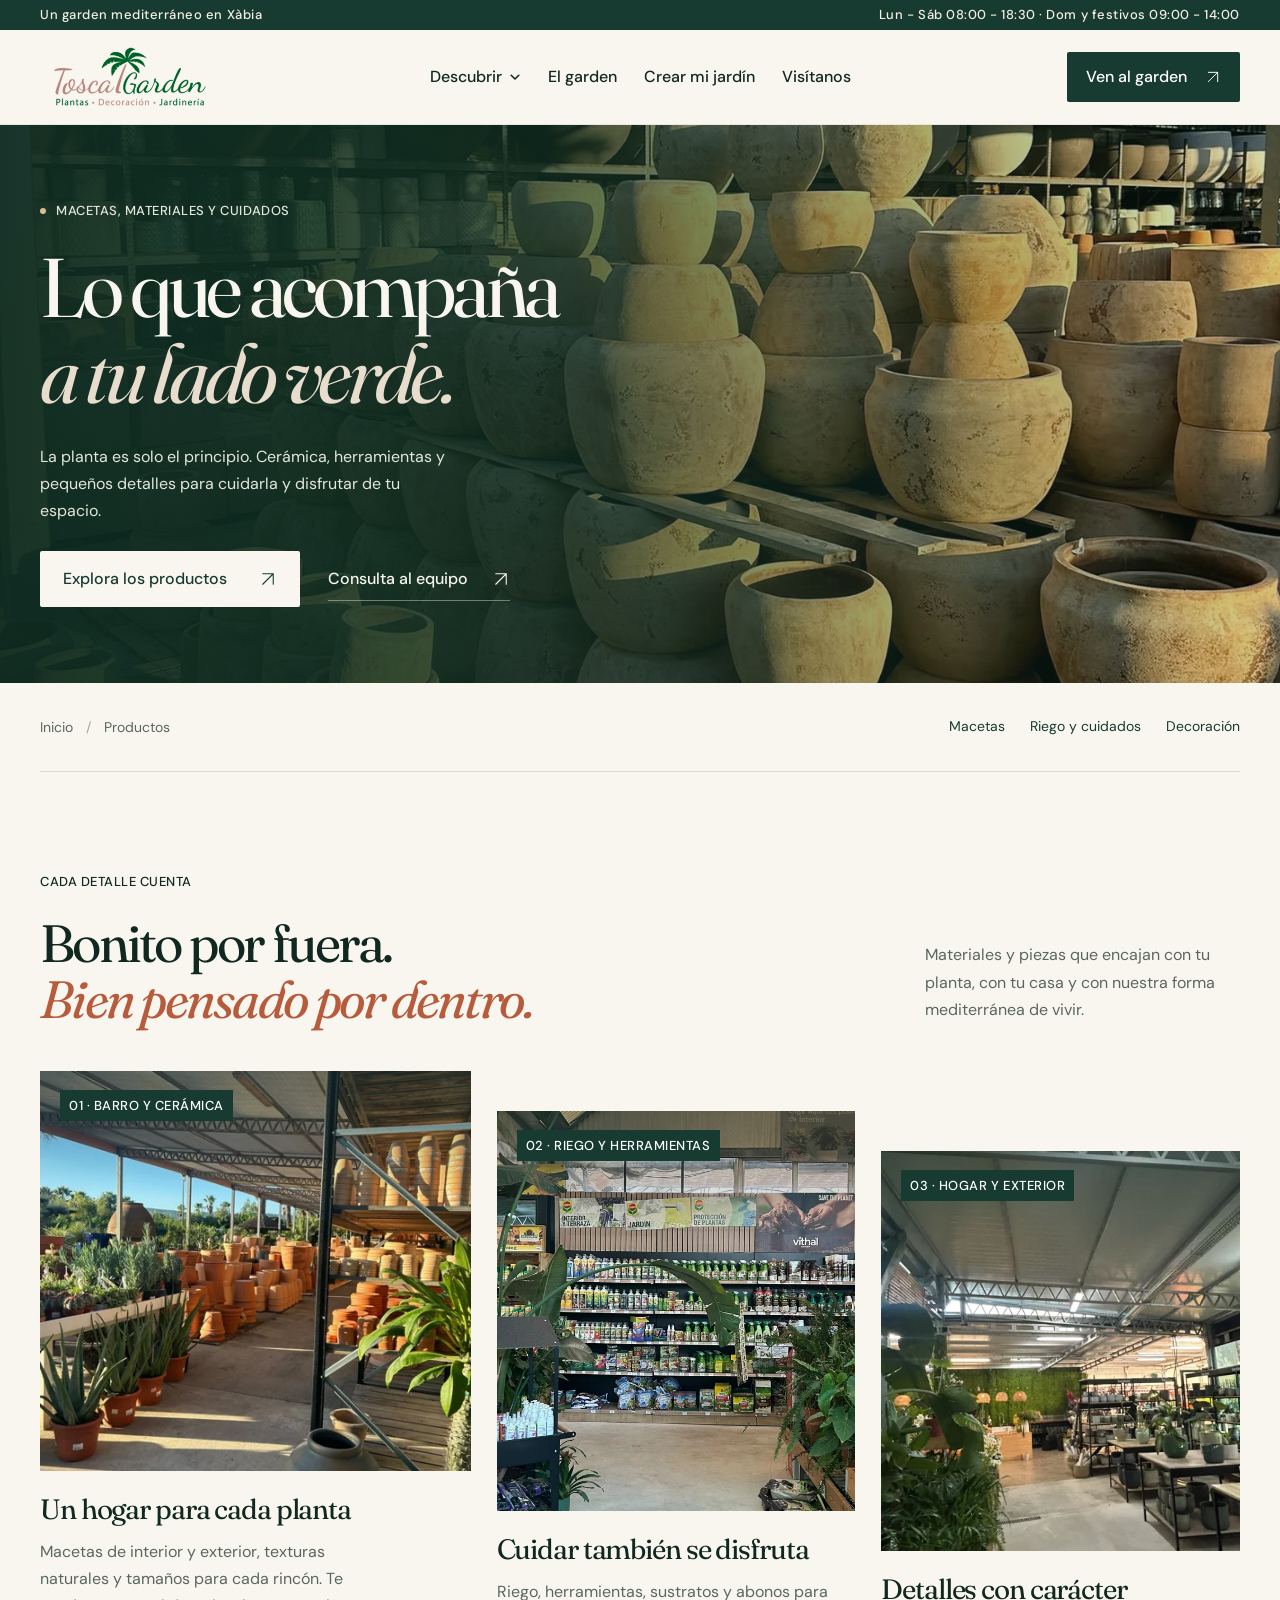
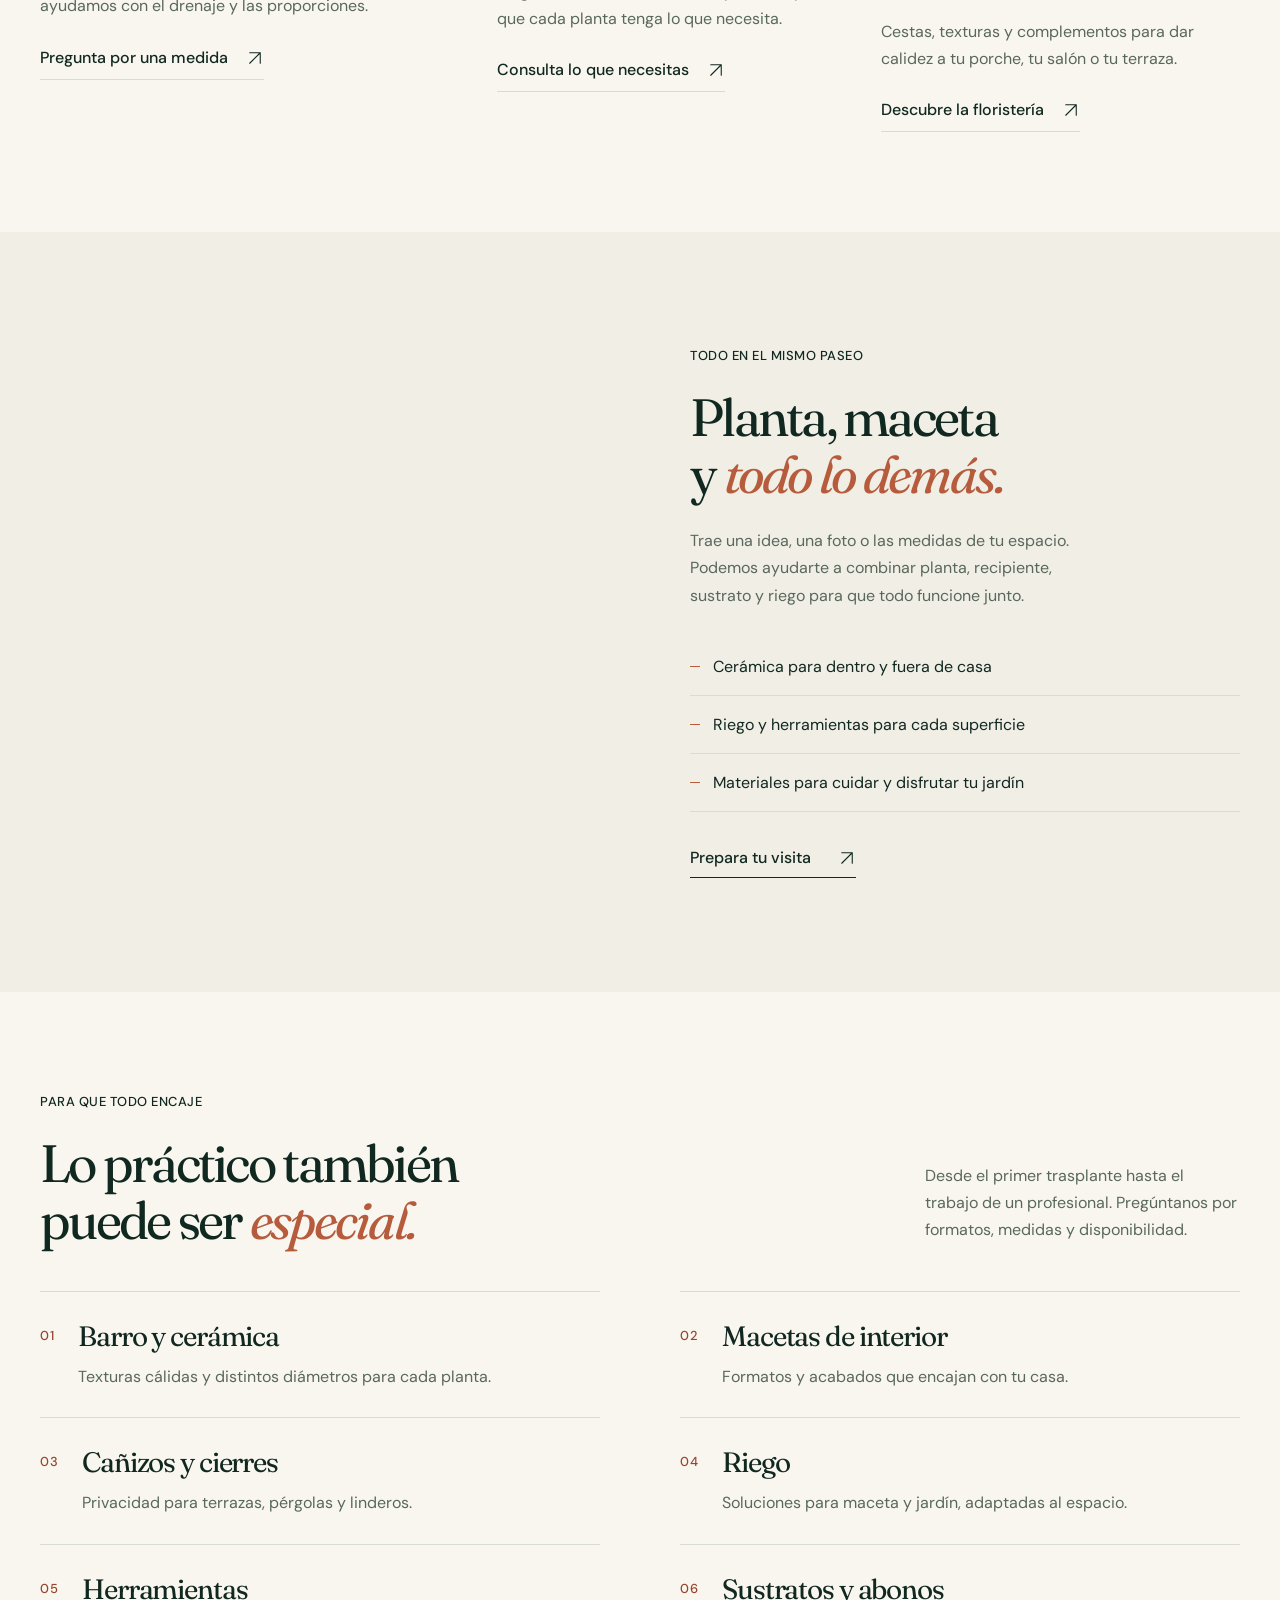
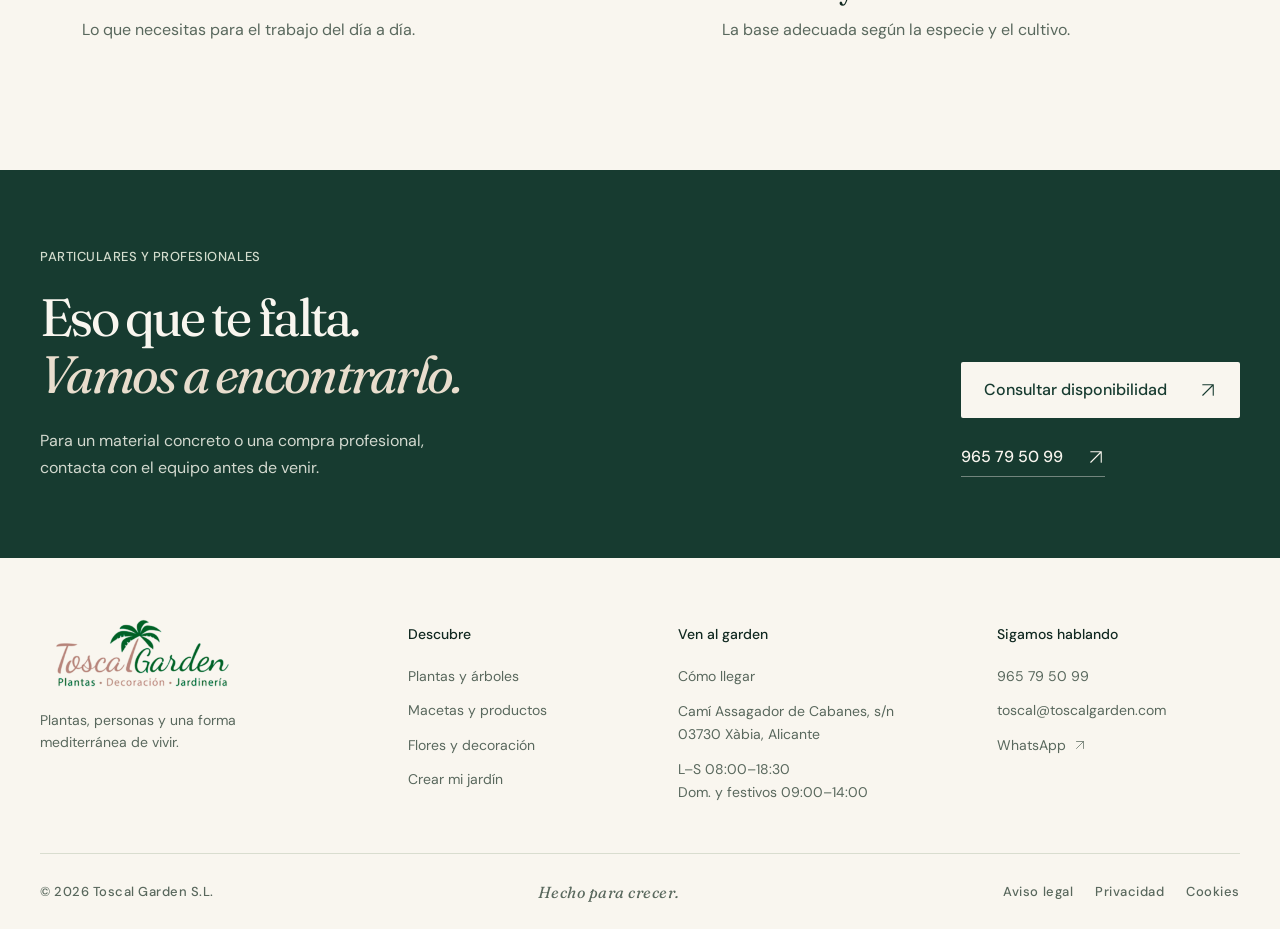
<file: prototype/productos.html>
<!doctype html>
<html lang="es">
  <head>
    <meta charset="UTF-8" />
    <meta name="viewport" content="width=device-width, initial-scale=1.0" />
    <meta name="description" content="Macetas, cerámica, riego, ferretería y decoración para jardín en Toscal Garden, Xàbia." />
    <title>Macetas, riego y ferretería en Xàbia | Toscal Garden</title>
    <link rel="preconnect" href="https://fonts.googleapis.com" />
    <link rel="preconnect" href="https://fonts.gstatic.com" crossorigin />
    <link href="https://fonts.googleapis.com/css2?family=DM+Sans:wght@400;500;600;700&family=Fraunces:ital,opsz,wght@0,9..144,400;0,9..144,500;0,9..144,600;1,9..144,400&display=swap" rel="stylesheet" />
    <link rel="stylesheet" href="design.css?v=20261015-readable" />
    <link rel="icon" type="image/svg+xml" href="assets/favicon.svg" />
  </head>
  <body class="home inner-page page-productos">
    <a class="skip-link" href="#contenido">Saltar al contenido</a>
    <svg class="home-symbols" xmlns="http://www.w3.org/2000/svg" aria-hidden="true"><defs>
      <symbol id="arrow-right" viewBox="0 0 24 24"><path d="M4 12h15M13 5l7 7-7 7" /></symbol>
      <symbol id="arrow-diagonal" viewBox="0 0 24 24"><path d="M5 19 19 5M5 5h14v14" /></symbol>
      <symbol id="arrow-down" viewBox="0 0 24 24"><path d="M12 4v16M5 13l7 7 7-7" /></symbol>
      <symbol id="leaf" viewBox="0 0 24 24"><path d="M5 19C1 8 11 3 21 3c0 11-5 20-16 16ZM5 19l9-9M4 20l-1 1" /></symbol>
      <symbol id="pin" viewBox="0 0 24 24"><path d="M19 10c0 5-7 11-7 11S5 15 5 10a7 7 0 1 1 14 0Z"/><circle cx="12" cy="10" r="2.3"/></symbol>
      <symbol id="clock" viewBox="0 0 24 24"><circle cx="12" cy="12" r="9"/><path d="M12 7v5l3 2"/></symbol>
      <symbol id="phone" viewBox="0 0 24 24"><path d="m8 3 3 5-3 3c1 2 3 4 5 5l3-3 5 3c0 3-2 5-5 5C9 20 4 15 3 8c0-3 2-5 5-5Z"/></symbol>
      <symbol id="sun" viewBox="0 0 24 24"><circle cx="12" cy="12" r="4"/><path d="M12 1v3m0 16v3M1 12h3m16 0h3M4 4l2 2m12 12 2 2M4 20l2-2M18 6l2-2"/></symbol>
    </defs></svg>
    <div class="site-chrome">
      <div class="utility-bar">
        <div class="wrap utility-inner">
          <a href="visitanos.html">Un garden mediterráneo en Xàbia</a>
          <span>Lun - Sáb 08:00 - 18:30 · Dom y festivos 09:00 - 14:00</span>
        </div>
      </div>
      <header class="site-header" data-header>
        <div class="wrap nav-row">
          <a class="logo" href="index.html" aria-label="Toscal Garden, inicio">
            <img src="assets/logo-toscal.png" width="350" height="124" alt="Toscal Garden. Plantas, decoración y jardinería" />
          </a>
          <nav class="primary-nav" id="primary-nav" aria-label="Navegación principal">
            <div class="nav-links">
            <button class="nav-trigger" type="button" aria-expanded="false" aria-controls="mega-menu">Descubrir <svg class="chevron" viewBox="0 0 12 12" width="12" height="12" aria-hidden="true"><path d="M2.2 4.2 6 8l3.8-3.8" fill="none" stroke="currentColor" stroke-width="1.55" stroke-linecap="round" stroke-linejoin="round"/></svg></button>
            <div class="mega-menu" id="mega-menu" aria-hidden="true" inert>
              <div class="wrap mega-grid">
                <div class="mega-intro">
                  <div class="overline">EXPLORA TOSCAL</div>
                  <h2>Todo lo que tu jardín necesita.</h2>
                  <p>Desde la planta adecuada hasta el último detalle para disfrutarla.</p>
                  <a href="plantas.html" class="arrow-link">Ver todas las categorías <span>→</span></a>
                </div>
                <div class="mega-links">
                  <a href="plantas.html">
                    <span class="icon" aria-hidden="true"><svg viewBox="0 0 24 24" fill="none" stroke="currentColor" stroke-width="1.7"><path d="M12 21V11M12 11c-4 0-7-3-8-8 5 1 8 4 8 8Zm0 0c4 0 7-3 8-8-5 1-8 4-8 8Z"/></svg></span>
                    <span><b>Plantas de exterior</b><small>Árboles, palmeras, arbustos y flor</small></span>
                  </a>
                  <a href="plantas.html">
                    <span class="icon" aria-hidden="true"><svg viewBox="0 0 24 24" fill="none" stroke="currentColor" stroke-width="1.7"><path d="M5 19c8-1 12-8 12-16-8 1-14 7-14 14 4-1 7-1 9 0"/><path d="M7 17c2-3 5-5 9-6"/></svg></span>
                    <span><b>Plantas de interior</b><small>Verdes, cactus, bonsáis y más</small></span>
                  </a>
                  <a href="productos.html" aria-current="page">
                    <span class="icon" aria-hidden="true"><svg viewBox="0 0 24 24" fill="none" stroke="currentColor" stroke-width="1.7"><path d="M8 10h8l-1.1 9H9.1L8 10Z"/><path d="M7 10V8h10v2M12 8V4"/></svg></span>
                    <span><b>Macetas y cerámica</b><small>Interior, exterior y decoración</small></span>
                  </a>
                  <a href="productos.html" aria-current="page">
                    <span class="icon" aria-hidden="true"><svg viewBox="0 0 24 24" fill="none" stroke="currentColor" stroke-width="1.7"><path d="M12 3s6 7 6 11a6 6 0 1 1-12 0c0-4 6-11 6-11Z"/></svg></span>
                    <span><b>Riego y ferretería</b><small>Herramientas y soluciones prácticas</small></span>
                  </a>
                  <a href="floristeria.html">
                    <span class="icon" aria-hidden="true"><svg viewBox="0 0 24 24" fill="none" stroke="currentColor" stroke-width="1.7"><circle cx="12" cy="12" r="2.2"/><path d="M12 5c1.6 2 1.6 4 0 5-1.6-1-1.6-3 0-5Zm7 7c-2 1.6-4 1.6-5 0 1-1.6 3-1.6 5 0ZM12 19c-1.6-2-1.6-4 0-5 1.6 1 1.6 3 0 5ZM5 12c2-1.6 4-1.6 5 0-1 1.6-3 1.6-5 0Z"/></svg></span>
                    <span><b>Floristería</b><small>Ramos y composiciones para cada ocasión</small></span>
                  </a>
                  <a href="proyectos.html">
                    <span class="icon" aria-hidden="true"><svg viewBox="0 0 24 24" fill="none" stroke="currentColor" stroke-width="1.7"><rect x="4" y="4" width="16" height="16" rx="1"/><path d="M4 10h16M10 10v10"/></svg></span>
                    <span><b>Jardines y paisajismo</b><small>Diseño y construcción de jardines</small></span>
                  </a>
                </div>
              </div>
            </div>
            <a href="index.html">El garden</a>
            <a href="proyectos.html">Crear mi jardín</a>
            <a href="visitanos.html">Visítanos</a>
            </div>
            <div class="nav-tools">
              <a class="home-header-phone" href="tel:+34965795099">965 79 50 99</a>
              <a class="nav-cta" href="visitanos.html">Ven al garden <svg class="home-icon" aria-hidden="true"><use href="#arrow-diagonal"/></svg></a>
            </div>
          </nav>
          <button class="mobile-toggle" type="button" aria-label="Abrir menú" aria-expanded="false" aria-controls="primary-nav"><span></span><span></span></button>
        </div>
      </header>
    </div>
    <main id="contenido">
<section class="tg-hero" aria-labelledby="page-title"><img src="assets/catalogo/ceramica-1200.webp" srcset="assets/catalogo/ceramica-640.webp 640w, assets/catalogo/ceramica-1200.webp 1200w, assets/catalogo/ceramica-1536.webp 1536w" sizes="100vw" width="1200" height="1600" alt="Colección de macetas de cerámica en Toscal Garden" fetchpriority="high" /><div class="wrap tg-hero-inner"><div class="tg-eyebrow tg-eyebrow-light"><span></span>MACETAS, MATERIALES Y CUIDADOS</div><h1 id="page-title">Lo que acompaña<br /> <em>a tu lado verde.</em></h1><p class="tg-hero-intro">La planta es solo el principio. Cerámica, herramientas y pequeños detalles para cuidarla y disfrutar de tu espacio.</p><div class="tg-actions"><a class="home-button home-button-cream" href="#colecciones">Explora los productos <svg class="home-icon" aria-hidden="true"><use href="#arrow-diagonal"/></svg></a><a class="home-text-link" href="https://wa.me/34965795099" target="_blank" rel="noopener noreferrer">Consulta al equipo <svg class="home-icon" aria-hidden="true"><use href="#arrow-diagonal"/></svg></a></div></div></section><nav class="wrap tg-page-nav" aria-label="En esta página"><div class="tg-breadcrumb"><a href="index.html">Inicio</a><span>/</span><span>Productos</span></div><div><a href="#macetas">Macetas</a><a href="#riego">Riego y cuidados</a><a href="#decoracion">Decoración</a></div></nav><section class="wrap tg-section home-reveal" id="colecciones"><div class="tg-heading"><div><div class="tg-eyebrow">CADA DETALLE CUENTA</div><h2>Bonito por fuera.<br /> <em>Bien pensado por dentro.</em></h2></div><p>Materiales y piezas que encajan con tu planta, con tu casa y con nuestra forma mediterránea de vivir.</p></div><div class="tg-collections"><article class="tg-collection" id="macetas"><div class="tg-collection-photo"><img src="assets/home/macetas-barro-900.webp" srcset="assets/home/macetas-barro-480.webp 480w, assets/home/macetas-barro-900.webp 900w, assets/home/macetas-barro-1200.webp 1200w" sizes="(max-width: 700px) calc(100vw - 40px), 31vw" width="1200" height="1600" alt="Macetas de terracota y cerámica al aire libre" loading="lazy" decoding="async" /><span>01 · BARRO Y CERÁMICA</span></div><h3>Un hogar para cada planta</h3><p>Macetas de interior y exterior, texturas naturales y tamaños para cada rincón. Te ayudamos con el drenaje y las proporciones.</p><a class="home-text-link" href="https://wa.me/34965795099" target="_blank" rel="noopener noreferrer">Pregunta por una medida <svg class="home-icon" aria-hidden="true"><use href="#arrow-diagonal"/></svg></a></article><article class="tg-collection" id="riego"><div class="tg-collection-photo"><img src="assets/catalogo/cuidados-1200.webp" srcset="assets/catalogo/cuidados-640.webp 640w, assets/catalogo/cuidados-1200.webp 1200w, assets/catalogo/cuidados-1536.webp 1536w" sizes="(max-width: 700px) calc(100vw - 40px), 31vw" width="1200" height="1600" alt="Lineales de productos para el cuidado de las plantas en Toscal" loading="lazy" decoding="async" /><span>02 · RIEGO Y HERRAMIENTAS</span></div><h3>Cuidar también se disfruta</h3><p>Riego, herramientas, sustratos y abonos para que cada planta tenga lo que necesita.</p><a class="home-text-link" href="https://wa.me/34965795099" target="_blank" rel="noopener noreferrer">Consulta lo que necesitas <svg class="home-icon" aria-hidden="true"><use href="#arrow-diagonal"/></svg></a></article><article class="tg-collection" id="decoracion"><div class="tg-collection-photo"><img src="assets/home/decoracion-interior-900.webp" srcset="assets/home/decoracion-interior-480.webp 480w, assets/home/decoracion-interior-900.webp 900w, assets/home/decoracion-interior-1200.webp 1200w" sizes="(max-width: 700px) calc(100vw - 40px), 31vw" width="1200" height="1600" alt="Piezas de decoración y plantas en el interior de Toscal" loading="lazy" decoding="async" /><span>03 · HOGAR Y EXTERIOR</span></div><h3>Detalles con carácter</h3><p>Cestas, texturas y complementos para dar calidez a tu porche, tu salón o tu terraza.</p><a class="home-text-link" href="floristeria.html">Descubre la floristería <svg class="home-icon" aria-hidden="true"><use href="#arrow-diagonal"/></svg></a></article></div></section><section class="tg-tone"><div class="wrap tg-split home-reveal"><figure><img src="assets/home/detalle-ceramica-900.webp" srcset="assets/home/detalle-ceramica-480.webp 480w, assets/home/detalle-ceramica-900.webp 900w, assets/home/detalle-ceramica-1200.webp 1200w" sizes="(max-width: 700px) calc(100vw - 40px), 45vw" width="1200" height="1600" alt="Barro y plantas mediterráneas en un rincón soleado del garden" loading="lazy" decoding="async" /></figure><div><div class="tg-eyebrow">TODO EN EL MISMO PASEO</div><h2>Planta, maceta<br /> y <em>todo lo demás.</em></h2><p>Trae una idea, una foto o las medidas de tu espacio. Podemos ayudarte a combinar planta, recipiente, sustrato y riego para que todo funcione junto.</p><ul class="tg-list"><li>Cerámica para dentro y fuera de casa</li><li>Riego y herramientas para cada superficie</li><li>Materiales para cuidar y disfrutar tu jardín</li></ul><a class="home-text-link" href="visitanos.html">Prepara tu visita <svg class="home-icon" aria-hidden="true"><use href="#arrow-diagonal"/></svg></a></div></div></section><section class="wrap tg-section home-reveal"><div class="tg-heading"><div><div class="tg-eyebrow">PARA QUE TODO ENCAJE</div><h2>Lo práctico también<br /> puede ser <em>especial.</em></h2></div><p>Desde el primer trasplante hasta el trabajo de un profesional. Pregúntanos por formatos, medidas y disponibilidad.</p></div><div class="tg-family-grid"><article><span>01</span><div><h3>Barro y cerámica</h3><p>Texturas cálidas y distintos diámetros para cada planta.</p></div></article><article><span>02</span><div><h3>Macetas de interior</h3><p>Formatos y acabados que encajan con tu casa.</p></div></article><article><span>03</span><div><h3>Cañizos y cierres</h3><p>Privacidad para terrazas, pérgolas y linderos.</p></div></article><article><span>04</span><div><h3>Riego</h3><p>Soluciones para maceta y jardín, adaptadas al espacio.</p></div></article><article><span>05</span><div><h3>Herramientas</h3><p>Lo que necesitas para el trabajo del día a día.</p></div></article><article><span>06</span><div><h3>Sustratos y abonos</h3><p>La base adecuada según la especie y el cultivo.</p></div></article></div></section><section class="tg-closing"><div class="wrap"><div><div class="tg-eyebrow">PARTICULARES Y PROFESIONALES</div><h2>Eso que te falta.<br /> <em>Vamos a encontrarlo.</em></h2><p>Para un material concreto o una compra profesional, contacta con el equipo antes de venir.</p></div><div class="tg-closing-actions"><a class="home-button home-button-cream" href="https://wa.me/34965795099" target="_blank" rel="noopener noreferrer">Consultar disponibilidad <svg class="home-icon" aria-hidden="true"><use href="#arrow-diagonal"/></svg></a><a class="home-text-link" href="tel:+34965795099">965 79 50 99 <svg class="home-icon" aria-hidden="true"><use href="#arrow-diagonal"/></svg></a></div></div></section>
    </main>
    <footer class="home-footer">
      <div class="wrap home-footer-main">
        <div class="home-footer-brand"><a href="index.html" aria-label="Toscal Garden, inicio"><img src="assets/logo-toscal.png" width="350" height="124" alt="Toscal Garden" loading="lazy" /></a><p>Plantas, personas y una forma<br />mediterránea de vivir.</p></div>
        <div><div class="home-footer-heading">Descubre</div><a href="plantas.html">Plantas y árboles</a><a href="productos.html">Macetas y productos</a><a href="floristeria.html">Flores y decoración</a><a href="proyectos.html">Crear mi jardín</a></div>
        <div><div class="home-footer-heading">Ven al garden</div><a href="visitanos.html">Cómo llegar</a><p>Camí Assagador de Cabanes, s/n<br />03730 Xàbia, Alicante</p><p>L–S 08:00–18:30<br />Dom. y festivos 09:00–14:00</p></div>
        <div><div class="home-footer-heading">Sigamos hablando</div><a href="tel:+34965795099">965 79 50 99</a><a href="mailto:toscal@toscalgarden.com">toscal@toscalgarden.com</a><a href="https://wa.me/34965795099" target="_blank" rel="noopener noreferrer">WhatsApp <svg class="home-icon" aria-hidden="true"><use href="#arrow-diagonal"/></svg></a></div>
      </div>
      <div class="wrap home-footer-bottom"><span>© 2026 Toscal Garden S.L.</span><span>Hecho para crecer.</span><nav aria-label="Información legal"><a href="https://toscalgarden.eu/aviso-legal/">Aviso legal</a><a href="https://toscalgarden.eu/politica-de-privacidad/">Privacidad</a><a href="https://toscalgarden.eu/politica-de-cookies/">Cookies</a></nav></div>
    </footer>
    <script src="site.js?v=20261015-readable" defer></script>
  </body>
</html>
</file>
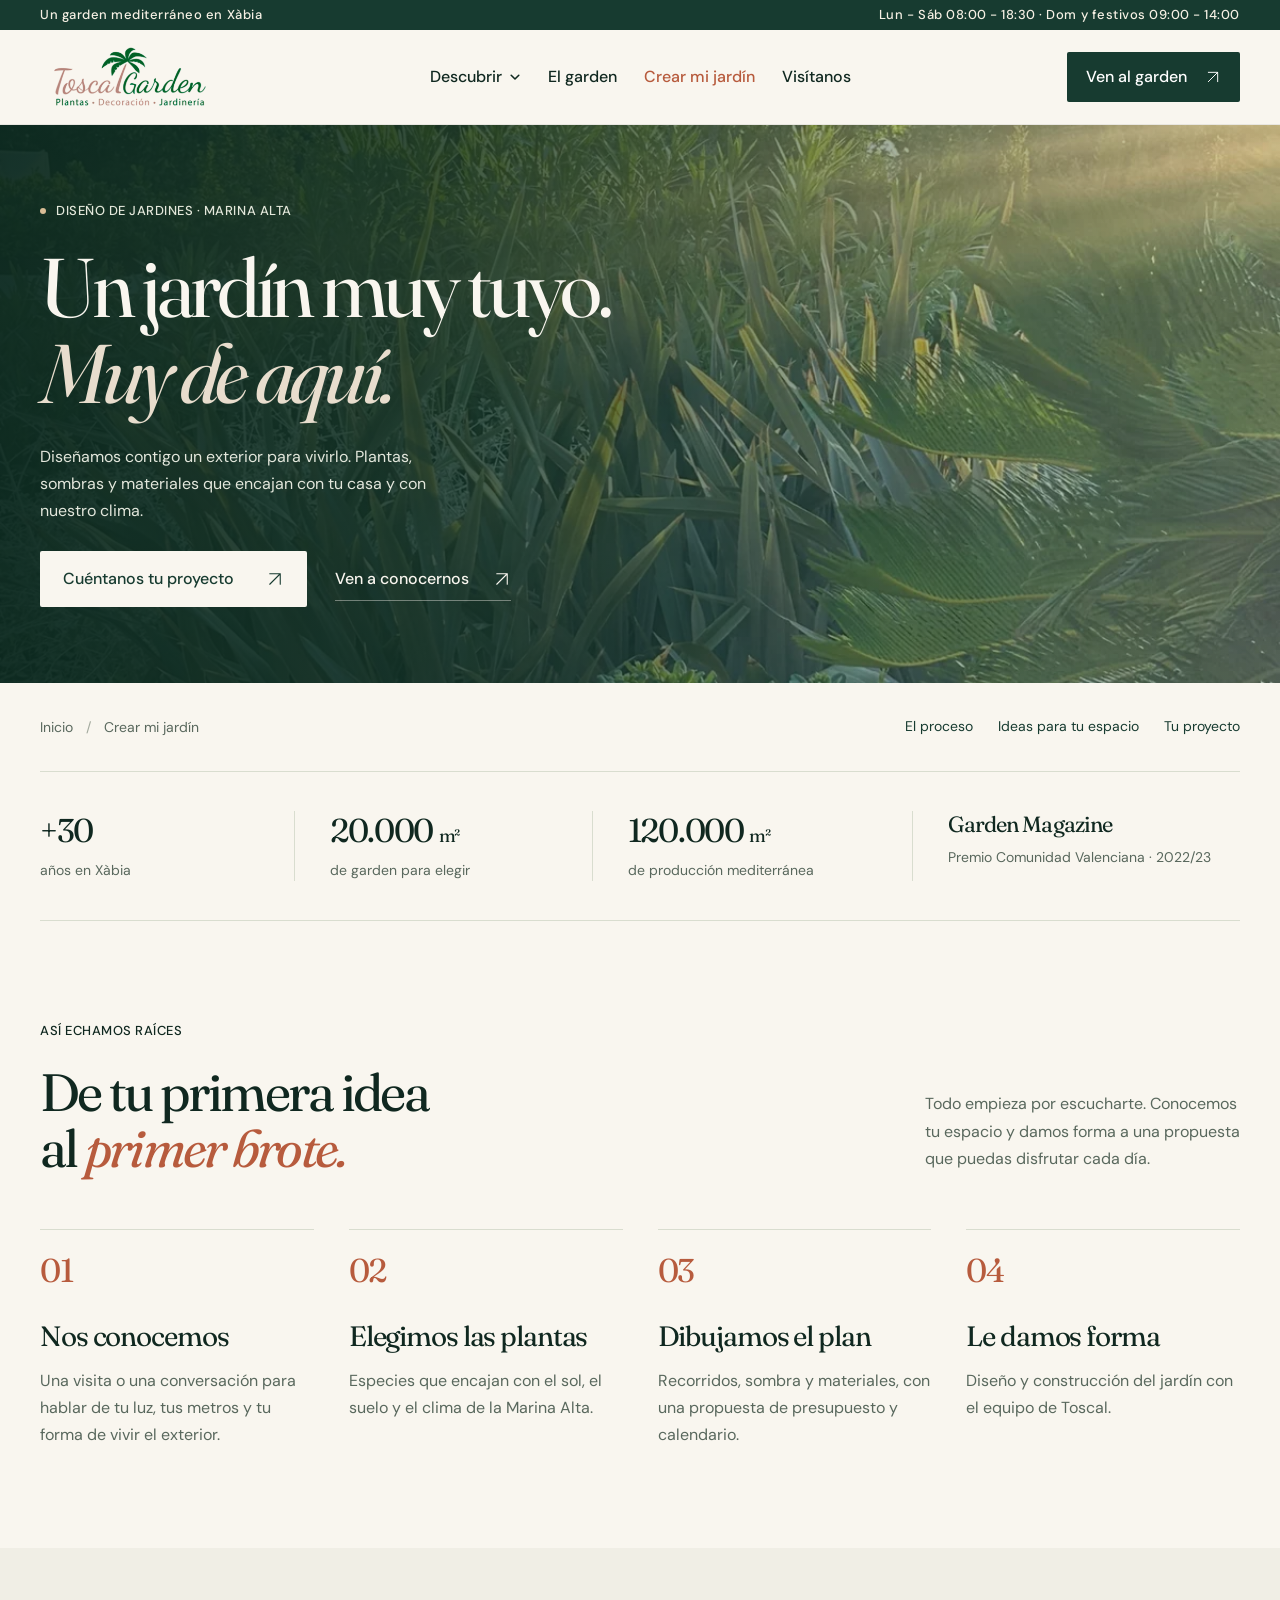
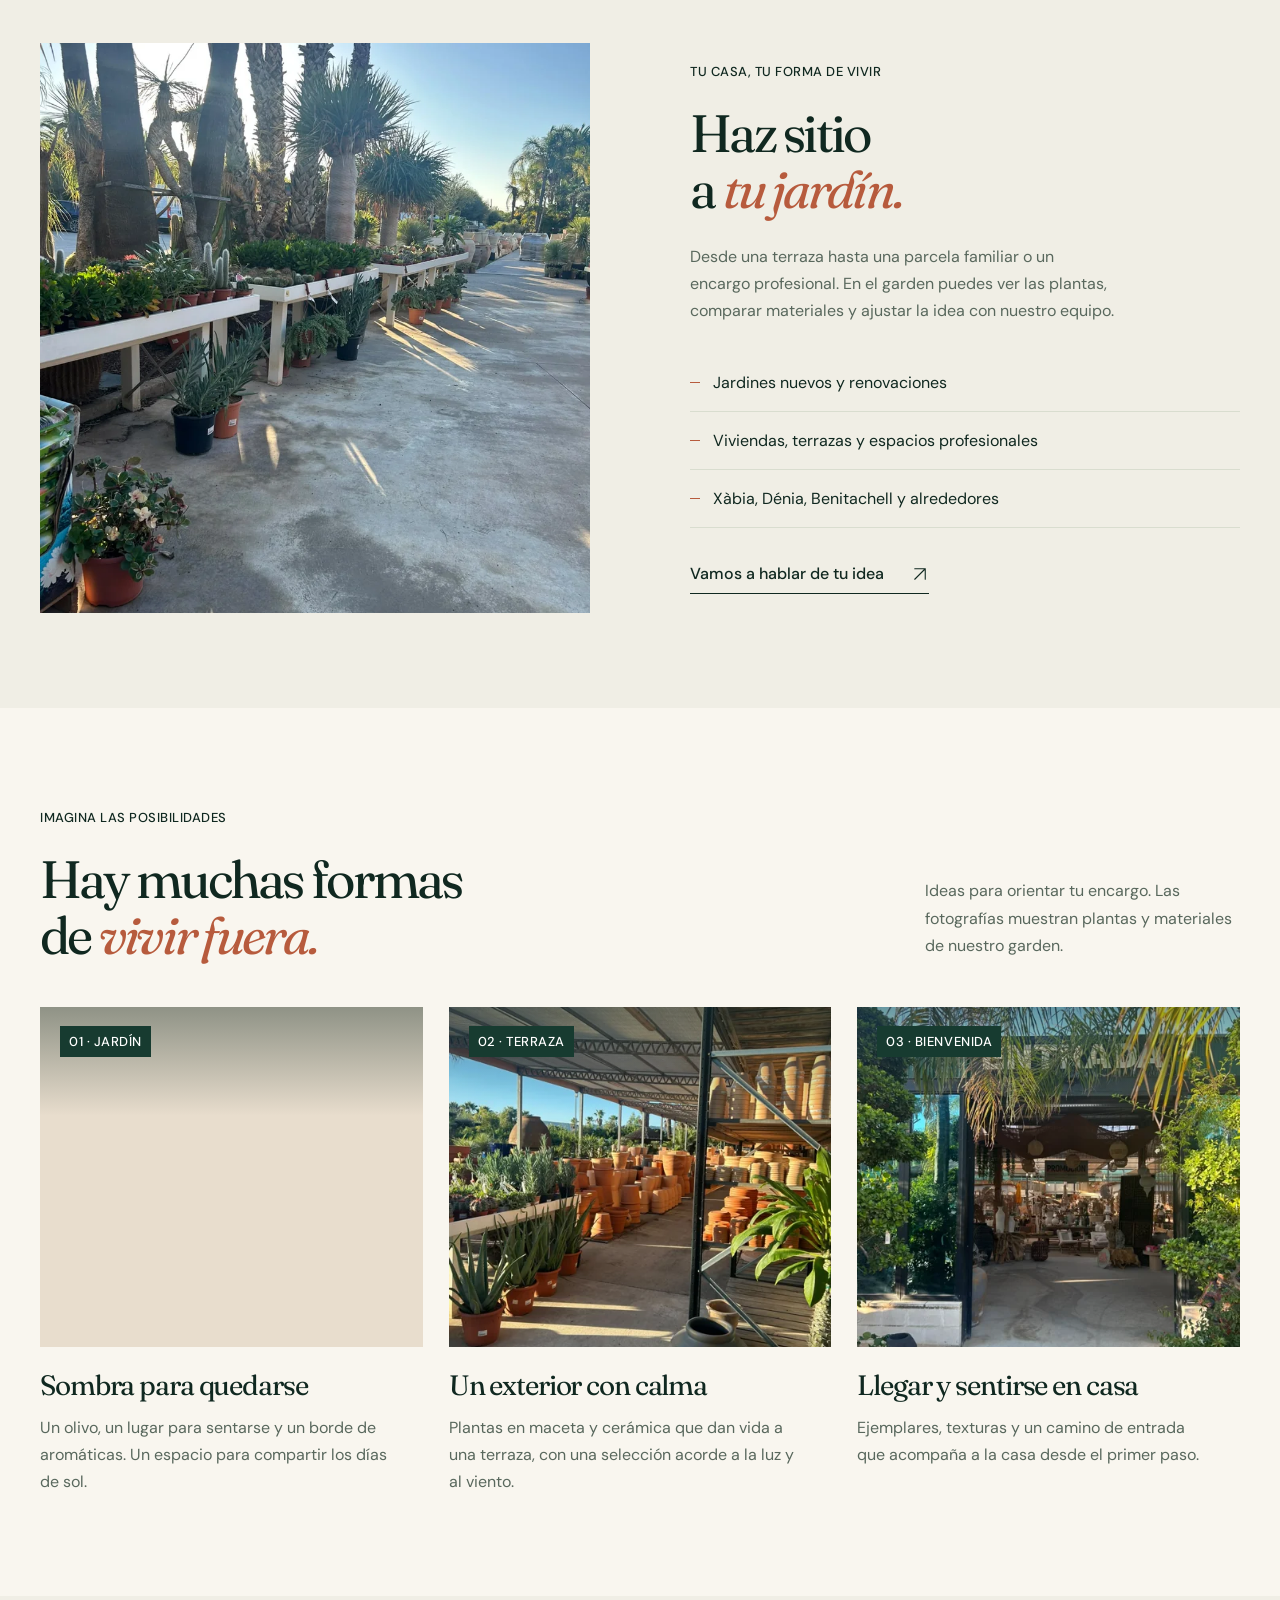
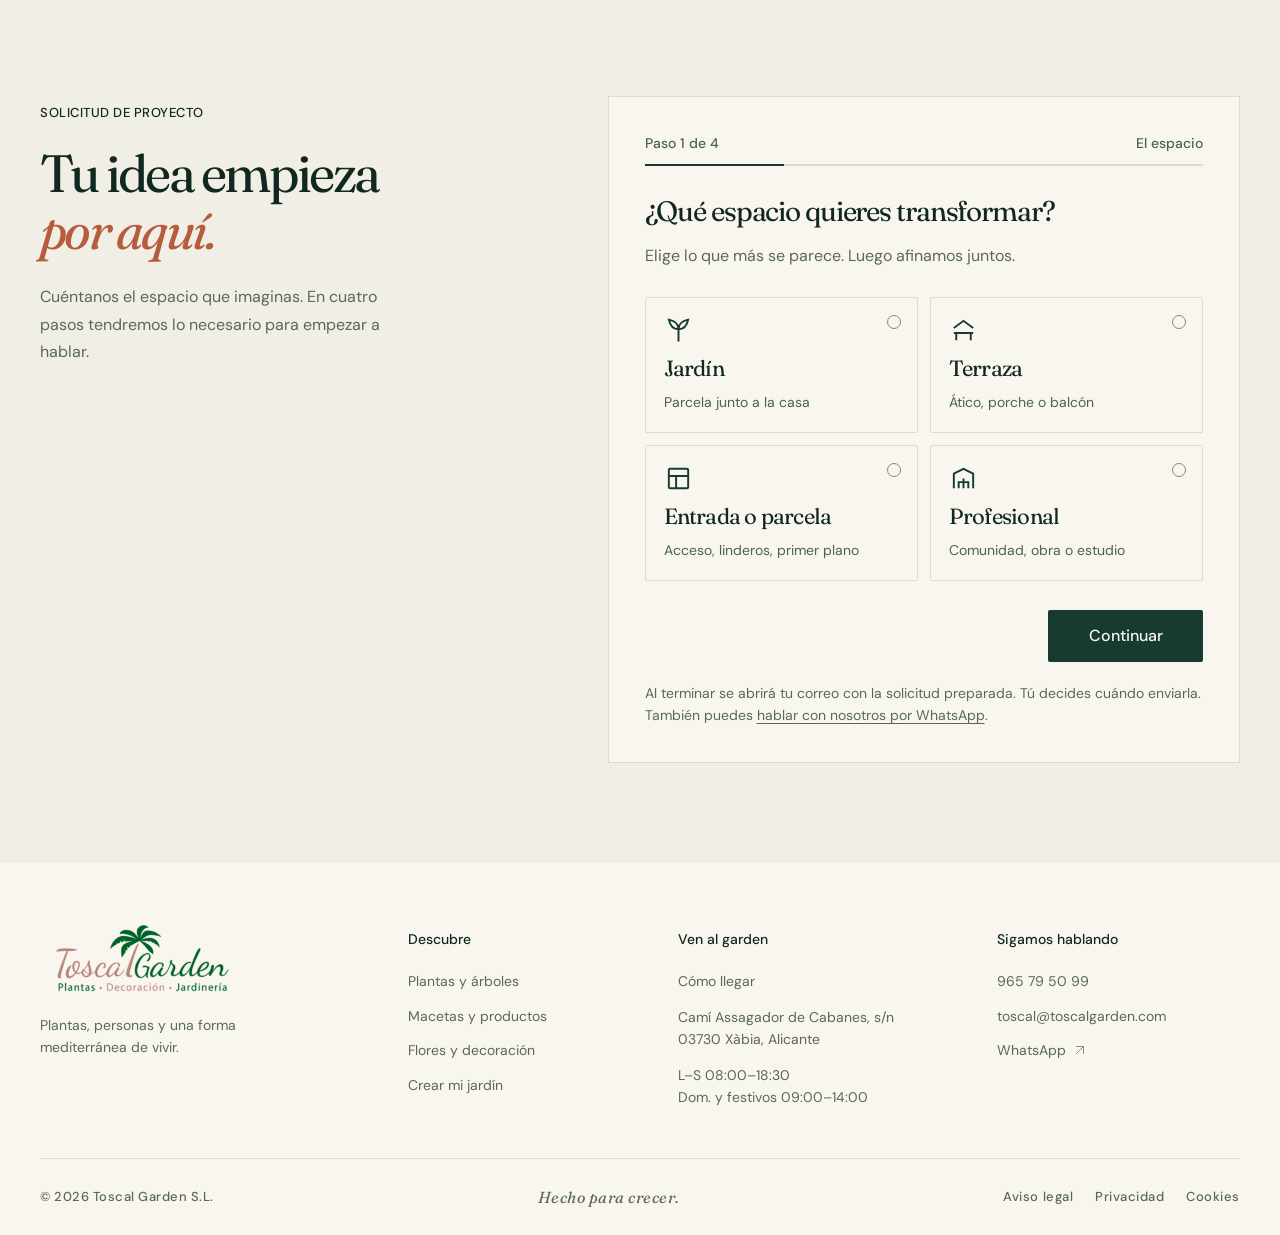
<file: prototype/proyectos.html>
<!doctype html>
<html lang="es">
  <head>
    <meta charset="UTF-8" />
    <meta name="viewport" content="width=device-width, initial-scale=1.0" />
    <meta name="description" content="Diseño y construcción de jardines mediterráneos en Xàbia y la Marina Alta. Toscal Garden te acompaña desde la primera visita: plantas, plan y un equipo experto." />
    <meta name="robots" content="index,follow" />
    <meta property="og:title" content="Crear mi jardín en Xàbia | Toscal Garden" />
    <meta property="og:description" content="Diseño y construcción de jardines mediterráneos en Jávea. Solicita una primera conversación con el equipo de Toscal Garden." />
    <title>Crear mi jardín en Xàbia | Diseño mediterráneo | Toscal Garden</title>
    <link rel="preconnect" href="https://fonts.googleapis.com" />
    <link rel="preconnect" href="https://fonts.gstatic.com" crossorigin />
    <link href="https://fonts.googleapis.com/css2?family=DM+Sans:wght@400;500;600;700&family=Fraunces:ital,opsz,wght@0,9..144,400;0,9..144,500;0,9..144,600;1,9..144,400&display=swap" rel="stylesheet" />
    <link rel="stylesheet" href="design.css?v=20261015-readable" />
    <link rel="icon" type="image/svg+xml" href="assets/favicon.svg" />
    <script type="application/ld+json">
      {"@context":"https://schema.org","@graph":[{"@type":"Service","name":"Diseño y construcción de jardines","serviceType":"Garden design","provider":{"@type":"GardenStore","name":"Toscal Garden","telephone":"+34965795099","address":{"@type":"PostalAddress","streetAddress":"Camí Assagador de Cabanes, s/n","postalCode":"03730","addressLocality":"Xàbia","addressRegion":"Alicante","addressCountry":"ES"}},"areaServed":["Xàbia","Jávea","Marina Alta"],"url":"https://toscalgarden.eu/proyectos"},{"@type":"BreadcrumbList","itemListElement":[{"@type":"ListItem","position":1,"name":"Inicio","item":"https://toscalgarden.eu/"},{"@type":"ListItem","position":2,"name":"Crear mi jardín","item":"https://toscalgarden.eu/proyectos"}]}]}
    </script>
  </head>
  <body class="home inner-page page-proyectos">
    <a class="skip-link" href="#contenido">Saltar al contenido</a>
    <svg class="home-symbols" xmlns="http://www.w3.org/2000/svg" aria-hidden="true"><defs>
      <symbol id="arrow-right" viewBox="0 0 24 24"><path d="M4 12h15M13 5l7 7-7 7" /></symbol>
      <symbol id="arrow-diagonal" viewBox="0 0 24 24"><path d="M5 19 19 5M5 5h14v14" /></symbol>
      <symbol id="arrow-down" viewBox="0 0 24 24"><path d="M12 4v16M5 13l7 7 7-7" /></symbol>
      <symbol id="leaf" viewBox="0 0 24 24"><path d="M5 19C1 8 11 3 21 3c0 11-5 20-16 16ZM5 19l9-9M4 20l-1 1" /></symbol>
      <symbol id="pin" viewBox="0 0 24 24"><path d="M19 10c0 5-7 11-7 11S5 15 5 10a7 7 0 1 1 14 0Z"/><circle cx="12" cy="10" r="2.3"/></symbol>
      <symbol id="clock" viewBox="0 0 24 24"><circle cx="12" cy="12" r="9"/><path d="M12 7v5l3 2"/></symbol>
      <symbol id="phone" viewBox="0 0 24 24"><path d="m8 3 3 5-3 3c1 2 3 4 5 5l3-3 5 3c0 3-2 5-5 5C9 20 4 15 3 8c0-3 2-5 5-5Z"/></symbol>
      <symbol id="sun" viewBox="0 0 24 24"><circle cx="12" cy="12" r="4"/><path d="M12 1v3m0 16v3M1 12h3m16 0h3M4 4l2 2m12 12 2 2M4 20l2-2M18 6l2-2"/></symbol>
    </defs></svg>
    <div class="site-chrome">
      <div class="utility-bar">
        <div class="wrap utility-inner">
          <a href="visitanos.html">Un garden mediterráneo en Xàbia</a>
          <span>Lun - Sáb 08:00 - 18:30 · Dom y festivos 09:00 - 14:00</span>
        </div>
      </div>
      <header class="site-header" data-header>
        <div class="wrap nav-row">
          <a class="logo" href="index.html" aria-label="Toscal Garden, inicio">
            <img src="assets/logo-toscal.png" width="350" height="124" alt="Toscal Garden. Plantas, decoración y jardinería" />
          </a>
          <nav class="primary-nav" id="primary-nav" aria-label="Navegación principal">
            <div class="nav-links">
            <button class="nav-trigger" type="button" aria-expanded="false" aria-controls="mega-menu">Descubrir <svg class="chevron" viewBox="0 0 12 12" width="12" height="12" aria-hidden="true"><path d="M2.2 4.2 6 8l3.8-3.8" fill="none" stroke="currentColor" stroke-width="1.55" stroke-linecap="round" stroke-linejoin="round"/></svg></button>
            <div class="mega-menu" id="mega-menu" aria-hidden="true" inert>
              <div class="wrap mega-grid">
                <div class="mega-intro">
                  <div class="overline">EXPLORA TOSCAL</div>
                  <h2>Todo lo que tu jardín necesita.</h2>
                  <p>Desde la planta adecuada hasta el último detalle para disfrutarla.</p>
                  <a href="plantas.html" class="arrow-link">Ver todas las categorías <span>→</span></a>
                </div>
                <div class="mega-links">
                  <a href="plantas.html">
                    <span class="icon" aria-hidden="true"><svg viewBox="0 0 24 24" fill="none" stroke="currentColor" stroke-width="1.7"><path d="M12 21V11M12 11c-4 0-7-3-8-8 5 1 8 4 8 8Zm0 0c4 0 7-3 8-8-5 1-8 4-8 8Z"/></svg></span>
                    <span><b>Plantas de exterior</b><small>Árboles, palmeras, arbustos y flor</small></span>
                  </a>
                  <a href="plantas.html">
                    <span class="icon" aria-hidden="true"><svg viewBox="0 0 24 24" fill="none" stroke="currentColor" stroke-width="1.7"><path d="M5 19c8-1 12-8 12-16-8 1-14 7-14 14 4-1 7-1 9 0"/><path d="M7 17c2-3 5-5 9-6"/></svg></span>
                    <span><b>Plantas de interior</b><small>Verdes, cactus, bonsáis y más</small></span>
                  </a>
                  <a href="productos.html">
                    <span class="icon" aria-hidden="true"><svg viewBox="0 0 24 24" fill="none" stroke="currentColor" stroke-width="1.7"><path d="M8 10h8l-1.1 9H9.1L8 10Z"/><path d="M7 10V8h10v2M12 8V4"/></svg></span>
                    <span><b>Macetas y cerámica</b><small>Interior, exterior y decoración</small></span>
                  </a>
                  <a href="productos.html">
                    <span class="icon" aria-hidden="true"><svg viewBox="0 0 24 24" fill="none" stroke="currentColor" stroke-width="1.7"><path d="M12 3s6 7 6 11a6 6 0 1 1-12 0c0-4 6-11 6-11Z"/></svg></span>
                    <span><b>Riego y ferretería</b><small>Herramientas y soluciones prácticas</small></span>
                  </a>
                  <a href="floristeria.html">
                    <span class="icon" aria-hidden="true"><svg viewBox="0 0 24 24" fill="none" stroke="currentColor" stroke-width="1.7"><circle cx="12" cy="12" r="2.2"/><path d="M12 5c1.6 2 1.6 4 0 5-1.6-1-1.6-3 0-5Zm7 7c-2 1.6-4 1.6-5 0 1-1.6 3-1.6 5 0ZM12 19c-1.6-2-1.6-4 0-5 1.6 1 1.6 3 0 5ZM5 12c2-1.6 4-1.6 5 0-1 1.6-3 1.6-5 0Z"/></svg></span>
                    <span><b>Floristería</b><small>Ramos y composiciones para cada ocasión</small></span>
                  </a>
                  <a href="proyectos.html" aria-current="page">
                    <span class="icon" aria-hidden="true"><svg viewBox="0 0 24 24" fill="none" stroke="currentColor" stroke-width="1.7"><rect x="4" y="4" width="16" height="16" rx="1"/><path d="M4 10h16M10 10v10"/></svg></span>
                    <span><b>Jardines y paisajismo</b><small>Diseño y construcción de jardines</small></span>
                  </a>
                </div>
              </div>
            </div>
            <a href="index.html">El garden</a>
            <a href="proyectos.html" aria-current="page">Crear mi jardín</a>
            <a href="visitanos.html">Visítanos</a>
            </div>
            <div class="nav-tools">
              <a class="home-header-phone" href="tel:+34965795099">965 79 50 99</a>
              <a class="nav-cta" href="visitanos.html">Ven al garden <svg class="home-icon" aria-hidden="true"><use href="#arrow-diagonal"/></svg></a>
            </div>
          </nav>
          <button class="mobile-toggle" type="button" aria-label="Abrir menú" aria-expanded="false" aria-controls="primary-nav"><span></span><span></span></button>
        </div>
      </header>
    </div>
    <main id="contenido">
<section class="tg-hero" aria-labelledby="page-title"><img src="assets/home/cultivo-mediterraneo-900.webp" srcset="assets/home/cultivo-mediterraneo-480.webp 480w, assets/home/cultivo-mediterraneo-900.webp 900w, assets/home/cultivo-mediterraneo-1200.webp 1200w" sizes="100vw" width="1200" height="1600" alt="Plantas mediterráneas cultivadas en Toscal, bajo la luz de la tarde" fetchpriority="high" /><div class="wrap tg-hero-inner"><div class="tg-eyebrow tg-eyebrow-light"><span></span>DISEÑO DE JARDINES · MARINA ALTA</div><h1 id="page-title">Un jardín muy tuyo.<br /> <em>Muy de aquí.</em></h1><p class="tg-hero-intro">Diseñamos contigo un exterior para vivirlo. Plantas, sombras y materiales que encajan con tu casa y con nuestro clima.</p><div class="tg-actions"><a class="home-button home-button-cream" href="#solicitud">Cuéntanos tu proyecto <svg class="home-icon" aria-hidden="true"><use href="#arrow-diagonal"/></svg></a><a class="home-text-link" href="visitanos.html">Ven a conocernos <svg class="home-icon" aria-hidden="true"><use href="#arrow-diagonal"/></svg></a></div></div></section><nav class="wrap tg-page-nav" aria-label="En esta página"><div class="tg-breadcrumb"><a href="index.html">Inicio</a><span>/</span><span>Crear mi jardín</span></div><div><a href="#proceso">El proceso</a><a href="#ideas">Ideas para tu espacio</a><a href="#solicitud">Tu proyecto</a></div></nav><div class="wrap tg-proof"><div><strong>+30</strong><span>años en Xàbia</span></div><div><strong>20.000 <small>m²</small></strong><span>de garden para elegir</span></div><div><strong>120.000 <small>m²</small></strong><span>de producción mediterránea</span></div><div><strong>Garden Magazine</strong><span>Premio Comunidad Valenciana · 2022/23</span></div></div><section class="wrap tg-section home-reveal" id="proceso"><div class="tg-heading"><div><div class="tg-eyebrow">ASÍ ECHAMOS RAÍCES</div><h2>De tu primera idea<br /> al <em>primer brote.</em></h2></div><p>Todo empieza por escucharte. Conocemos tu espacio y damos forma a una propuesta que puedas disfrutar cada día.</p></div><ol class="tg-process"><li><span>01</span><h3>Nos conocemos</h3><p>Una visita o una conversación para hablar de tu luz, tus metros y tu forma de vivir el exterior.</p></li><li><span>02</span><h3>Elegimos las plantas</h3><p>Especies que encajan con el sol, el suelo y el clima de la Marina Alta.</p></li><li><span>03</span><h3>Dibujamos el plan</h3><p>Recorridos, sombra y materiales, con una propuesta de presupuesto y calendario.</p></li><li><span>04</span><h3>Le damos forma</h3><p>Diseño y construcción del jardín con el equipo de Toscal.</p></li></ol></section><section class="tg-tone"><div class="wrap tg-split home-reveal"><figure><img src="assets/home/paseo-garden-900.webp" srcset="assets/home/paseo-garden-480.webp 480w, assets/home/paseo-garden-900.webp 900w, assets/home/paseo-garden-1200.webp 1200w" sizes="(max-width: 700px) calc(100vw - 40px), 45vw" width="1200" height="1600" alt="Palmeras, ejemplares y plantas de exterior en Toscal" loading="lazy" decoding="async" /></figure><div><div class="tg-eyebrow">TU CASA, TU FORMA DE VIVIR</div><h2>Haz sitio<br /> a <em>tu jardín.</em></h2><p>Desde una terraza hasta una parcela familiar o un encargo profesional. En el garden puedes ver las plantas, comparar materiales y ajustar la idea con nuestro equipo.</p><ul class="tg-list"><li>Jardines nuevos y renovaciones</li><li>Viviendas, terrazas y espacios profesionales</li><li>Xàbia, Dénia, Benitachell y alrededores</li></ul><a class="home-text-link" href="#solicitud">Vamos a hablar de tu idea <svg class="home-icon" aria-hidden="true"><use href="#arrow-diagonal"/></svg></a></div></div></section><section class="wrap tg-section home-reveal" id="ideas"><div class="tg-heading"><div><div class="tg-eyebrow">IMAGINA LAS POSIBILIDADES</div><h2>Hay muchas formas<br /> de <em>vivir fuera.</em></h2></div><p>Ideas para orientar tu encargo. Las fotografías muestran plantas y materiales de nuestro garden.</p></div><div class="tg-collections tg-collections-even"><article class="tg-collection" id="idea-jardin"><div class="tg-collection-photo"><img src="assets/home/paseo-garden-900.webp" srcset="assets/home/paseo-garden-480.webp 480w, assets/home/paseo-garden-900.webp 900w, assets/home/paseo-garden-1200.webp 1200w" sizes="(max-width: 700px) calc(100vw - 40px), 31vw" width="1200" height="1600" alt="Palmeras y ejemplares en los caminos del garden" loading="lazy" decoding="async" /><span>01 · JARDÍN</span></div><h3>Sombra para quedarse</h3><p>Un olivo, un lugar para sentarse y un borde de aromáticas. Un espacio para compartir los días de sol.</p></article><article class="tg-collection" id="idea-terraza"><div class="tg-collection-photo"><img src="assets/home/macetas-barro-900.webp" srcset="assets/home/macetas-barro-480.webp 480w, assets/home/macetas-barro-900.webp 900w, assets/home/macetas-barro-1200.webp 1200w" sizes="(max-width: 700px) calc(100vw - 40px), 31vw" width="1200" height="1600" alt="Macetas y plantas en el patio de Toscal" loading="lazy" decoding="async" /><span>02 · TERRAZA</span></div><h3>Un exterior con calma</h3><p>Plantas en maceta y cerámica que dan vida a una terraza, con una selección acorde a la luz y al viento.</p></article><article class="tg-collection" id="idea-entrada"><div class="tg-collection-photo"><img src="assets/home/entrada-toscal-900.webp" srcset="assets/home/entrada-toscal-480.webp 480w, assets/home/entrada-toscal-900.webp 900w, assets/home/entrada-toscal-1200.webp 1200w" sizes="(max-width: 700px) calc(100vw - 40px), 31vw" width="1200" height="1600" alt="La entrada de Toscal Garden rodeada de plantas" loading="lazy" decoding="async" /><span>03 · BIENVENIDA</span></div><h3>Llegar y sentirse en casa</h3><p>Ejemplares, texturas y un camino de entrada que acompaña a la casa desde el primer paso.</p></article></div></section>      <section class="intake-section tg-intake" id="solicitud">
        <div class="wrap wizard-shell">
          <div class="intake-intro">
            <div class="overline">SOLICITUD DE PROYECTO</div>
            <h2>Tu idea empieza<br /> <em>por aquí.</em></h2>
            <p>Cuéntanos el espacio que imaginas. En cuatro pasos tendremos lo necesario para empezar a hablar.</p>
          </div>
          <form class="wizard" data-qualify-form data-wizard novalidate>
            <div class="wizard-kicker"><span>Paso <span data-wizard-index aria-live="polite">1</span> de 4</span><span data-wizard-label>El espacio</span></div>
            <div class="wizard-bar" aria-hidden="true"><span class="wizard-fill"></span></div>

            <section class="wizard-step is-current" data-step="1" data-autostep data-label="El espacio">
              <h3 class="wizard-q" tabindex="-1">¿Qué espacio quieres transformar?</h3>
              <p class="wizard-hint">Elige lo que más se parece. Luego afinamos juntos.</p>
              <div class="choice-grid">
                <label class="choice">
                  <input type="radio" name="espacio" value="Jardín" required />
                  <span class="choice-icon" aria-hidden="true"><svg viewBox="0 0 24 24" fill="none" stroke="currentColor" stroke-width="1.6"><path d="M12 21V11M12 11c-4 0-7-3-8-8 5 1 8 4 8 8Zm0 0c4 0 7-3 8-8-5 1-8 4-8 8Z"/></svg></span>
                  <b>Jardín</b>
                  <small>Parcela junto a la casa</small>
                </label>
                <label class="choice">
                  <input type="radio" name="espacio" value="Terraza" />
                  <span class="choice-icon" aria-hidden="true"><svg viewBox="0 0 24 24" fill="none" stroke="currentColor" stroke-width="1.6"><path d="M4 14h16M6 14v6M18 14v6M4 10l8-6 8 6"/></svg></span>
                  <b>Terraza</b>
                  <small>Ático, porche o balcón</small>
                </label>
                <label class="choice">
                  <input type="radio" name="espacio" value="Parcela o entrada" />
                  <span class="choice-icon" aria-hidden="true"><svg viewBox="0 0 24 24" fill="none" stroke="currentColor" stroke-width="1.6"><rect x="4" y="4" width="16" height="16" rx="1"/><path d="M4 10h16M10 10v10"/></svg></span>
                  <b>Entrada o parcela</b>
                  <small>Acceso, linderos, primer plano</small>
                </label>
                <label class="choice">
                  <input type="radio" name="espacio" value="Comunidad o profesional" />
                  <span class="choice-icon" aria-hidden="true"><svg viewBox="0 0 24 24" fill="none" stroke="currentColor" stroke-width="1.6"><path d="M4 20V8l8-4 8 4v12"/><path d="M12 20v-8M8 20v-5h8v5"/></svg></span>
                  <b>Profesional</b>
                  <small>Comunidad, obra o estudio</small>
                </label>
              </div>
            </section>

            <section class="wizard-step" data-step="2" data-autostep data-label="La medida" hidden>
              <h3 class="wizard-q" tabindex="-1">¿De qué tamaño hablamos?</h3>
              <p class="wizard-hint">Una cifra aproximada basta para orientar el plan.</p>
              <div class="choice-grid">
                <label class="choice">
                  <input type="radio" name="superficie" value="Hasta 50 m²" required />
                  <span class="choice-icon" aria-hidden="true"><svg viewBox="0 0 24 24" fill="none" stroke="currentColor" stroke-width="1.6"><rect x="8" y="8" width="8" height="8"/></svg></span>
                  <b>Hasta 50 m²</b>
                  <small>Terraza o rincón</small>
                </label>
                <label class="choice">
                  <input type="radio" name="superficie" value="50–200 m²" />
                  <span class="choice-icon" aria-hidden="true"><svg viewBox="0 0 24 24" fill="none" stroke="currentColor" stroke-width="1.6"><rect x="6" y="6" width="12" height="12"/></svg></span>
                  <b>50–200 m²</b>
                  <small>Jardín de vivienda</small>
                </label>
                <label class="choice">
                  <input type="radio" name="superficie" value="200–800 m²" />
                  <span class="choice-icon" aria-hidden="true"><svg viewBox="0 0 24 24" fill="none" stroke="currentColor" stroke-width="1.6"><rect x="4" y="5" width="16" height="14"/></svg></span>
                  <b>200–800 m²</b>
                  <small>Parcela amplia</small>
                </label>
                <label class="choice">
                  <input type="radio" name="superficie" value="Más de 800 m²" />
                  <span class="choice-icon" aria-hidden="true"><svg viewBox="0 0 24 24" fill="none" stroke="currentColor" stroke-width="1.6"><rect x="3" y="4" width="18" height="16"/><path d="M3 12h18"/></svg></span>
                  <b>Más de 800 m²</b>
                  <small>Finca o recinto grande</small>
                </label>
              </div>
            </section>

            <section class="wizard-step" data-step="3" data-label="Ritmo y presupuesto" hidden>
              <h3 class="wizard-q" tabindex="-1">¿Con qué ritmo y presupuesto?</h3>
              <p class="wizard-hint">No es un presupuesto cerrado. Sirve para llegar con criterio.</p>
              <div class="wizard-hint wizard-field-heading" style="margin-bottom:10px;color:var(--green)">Horizonte</div>
              <div class="choice-grid">
                <label class="choice">
                  <input type="radio" name="plazo" value="Este mes" required />
                  <span class="choice-icon" aria-hidden="true"><svg viewBox="0 0 24 24" fill="none" stroke="currentColor" stroke-width="1.6"><circle cx="12" cy="12" r="8"/><path d="M12 8v5l3 2"/></svg></span>
                  <b>Este mes</b>
                  <small>Hay prisa</small>
                </label>
                <label class="choice">
                  <input type="radio" name="plazo" value="Este trimestre" />
                  <span class="choice-icon" aria-hidden="true"><svg viewBox="0 0 24 24" fill="none" stroke="currentColor" stroke-width="1.6"><rect x="4" y="5" width="16" height="15" rx="1"/><path d="M8 3v4M16 3v4M4 10h16"/></svg></span>
                  <b>Este trimestre</b>
                  <small>Plan a medio plazo</small>
                </label>
                <label class="choice">
                  <input type="radio" name="plazo" value="Esta temporada" />
                  <span class="choice-icon" aria-hidden="true"><svg viewBox="0 0 24 24" fill="none" stroke="currentColor" stroke-width="1.6"><path d="M12 4c3 4 6 7 6 10a6 6 0 1 1-12 0c0-3 3-6 6-10Z"/></svg></span>
                  <b>Esta temporada</b>
                  <small>Cuando toque plantar</small>
                </label>
                <label class="choice">
                  <input type="radio" name="plazo" value="Sin prisa concreta" />
                  <span class="choice-icon" aria-hidden="true"><svg viewBox="0 0 24 24" fill="none" stroke="currentColor" stroke-width="1.6"><path d="M4 12h16M12 4v16"/></svg></span>
                  <b>Sin prisa</b>
                  <small>Primero conversar</small>
                </label>
              </div>
              <div class="wizard-hint wizard-field-heading" style="margin:22px 0 10px;color:var(--green)">Presupuesto orientativo</div>
              <div class="choice-grid">
                <label class="choice">
                  <input type="radio" name="presupuesto" value="Hasta 5.000 €" required />
                  <b>Hasta 5.000 €</b>
                </label>
                <label class="choice">
                  <input type="radio" name="presupuesto" value="5.000–15.000 €" />
                  <b>5.000–15.000 €</b>
                </label>
                <label class="choice">
                  <input type="radio" name="presupuesto" value="15.000–40.000 €" />
                  <b>15.000–40.000 €</b>
                </label>
                <label class="choice">
                  <input type="radio" name="presupuesto" value="A definir juntos" />
                  <b>A definir juntos</b>
                </label>
              </div>
            </section>

            <section class="wizard-step" data-step="4" data-label="Tus datos" hidden>
              <h3 class="wizard-q" tabindex="-1">¿Cómo te encontramos?</h3>
              <p class="wizard-hint">El equipo responde por correo, teléfono o WhatsApp.</p>
              <div class="choice-grid" style="margin-bottom:18px">
                <label class="choice">
                  <input type="radio" name="contacto" value="WhatsApp" required />
                  <span class="choice-icon" aria-hidden="true"><svg viewBox="0 0 24 24" fill="currentColor"><path d="M12 3.2A8.7 8.7 0 0 0 3.4 12c0 1.5.4 3 1.1 4.3L3 21l4.6-1.5A8.8 8.8 0 0 0 12 20.8 8.7 8.7 0 0 0 12 3.2Z"/></svg></span>
                  <b>WhatsApp</b>
                </label>
                <label class="choice">
                  <input type="radio" name="contacto" value="Llamada" />
                  <span class="choice-icon" aria-hidden="true"><svg viewBox="0 0 24 24" fill="none" stroke="currentColor" stroke-width="1.6"><path d="M6 4h4l2 5-3 2a12 12 0 0 0 6 6l2-3 5 2v4a2 2 0 0 1-2 2A16 16 0 0 1 4 6a2 2 0 0 1 2-2Z"/></svg></span>
                  <b>Llamada</b>
                </label>
                <label class="choice">
                  <input type="radio" name="contacto" value="Email" />
                  <span class="choice-icon" aria-hidden="true"><svg viewBox="0 0 24 24" fill="none" stroke="currentColor" stroke-width="1.6"><rect x="4" y="6" width="16" height="12" rx="1"/><path d="m4 8 8 6 8-6"/></svg></span>
                  <b>Email</b>
                </label>
              </div>
              <div class="wizard-fields">
                <label>Nombre
                  <input type="text" name="nombre" autocomplete="name" required />
                </label>
                <label>Teléfono
                  <input type="tel" name="telefono" autocomplete="tel" required />
                </label>
                <label>Email
                  <input type="email" name="email" autocomplete="email" required />
                </label>
                <label>Población
                  <input type="text" name="poblacion" autocomplete="address-level2" placeholder="Xàbia, Dénia…" required />
                </label>
                <label>Cuéntanos la idea
                  <textarea name="mensaje" placeholder="Luz, uso, lo que te gusta y lo que quieres evitar." required></textarea>
                </label>
                <label class="check-privacy">
                  <input type="checkbox" name="privacidad" required />
                  <span>Acepto el uso de mis datos para responder a esta solicitud. <a href="https://toscalgarden.eu/politica-de-privacidad/">Política de privacidad</a>.</span>
                </label>
              </div>
            </section>

            <div class="wizard-nav">
              <button class="btn-ghost" type="button" data-wizard-back hidden>Atrás</button>
              <button class="button button-terracotta" type="button" data-wizard-next>Continuar</button>
              <button class="button button-terracotta" type="submit" data-wizard-submit hidden>Preparar mi solicitud</button>
            </div>
            <p class="qualify-note">Al terminar se abrirá tu correo con la solicitud preparada. Tú decides cuándo enviarla. También puedes <a href="https://wa.me/34965795099" target="_blank" rel="noopener noreferrer">hablar con nosotros por WhatsApp</a>.</p>
          </form>
        </div>
      </section>

    </main>
    <footer class="home-footer">
      <div class="wrap home-footer-main">
        <div class="home-footer-brand"><a href="index.html" aria-label="Toscal Garden, inicio"><img src="assets/logo-toscal.png" width="350" height="124" alt="Toscal Garden" loading="lazy" /></a><p>Plantas, personas y una forma<br />mediterránea de vivir.</p></div>
        <div><div class="home-footer-heading">Descubre</div><a href="plantas.html">Plantas y árboles</a><a href="productos.html">Macetas y productos</a><a href="floristeria.html">Flores y decoración</a><a href="proyectos.html">Crear mi jardín</a></div>
        <div><div class="home-footer-heading">Ven al garden</div><a href="visitanos.html">Cómo llegar</a><p>Camí Assagador de Cabanes, s/n<br />03730 Xàbia, Alicante</p><p>L–S 08:00–18:30<br />Dom. y festivos 09:00–14:00</p></div>
        <div><div class="home-footer-heading">Sigamos hablando</div><a href="tel:+34965795099">965 79 50 99</a><a href="mailto:toscal@toscalgarden.com">toscal@toscalgarden.com</a><a href="https://wa.me/34965795099" target="_blank" rel="noopener noreferrer">WhatsApp <svg class="home-icon" aria-hidden="true"><use href="#arrow-diagonal"/></svg></a></div>
      </div>
      <div class="wrap home-footer-bottom"><span>© 2026 Toscal Garden S.L.</span><span>Hecho para crecer.</span><nav aria-label="Información legal"><a href="https://toscalgarden.eu/aviso-legal/">Aviso legal</a><a href="https://toscalgarden.eu/politica-de-privacidad/">Privacidad</a><a href="https://toscalgarden.eu/politica-de-cookies/">Cookies</a></nav></div>
    </footer>
    <script src="site.js?v=20261015-readable" defer></script>
    <script src="proyectos.js" defer></script>
  </body>
</html>
</file>
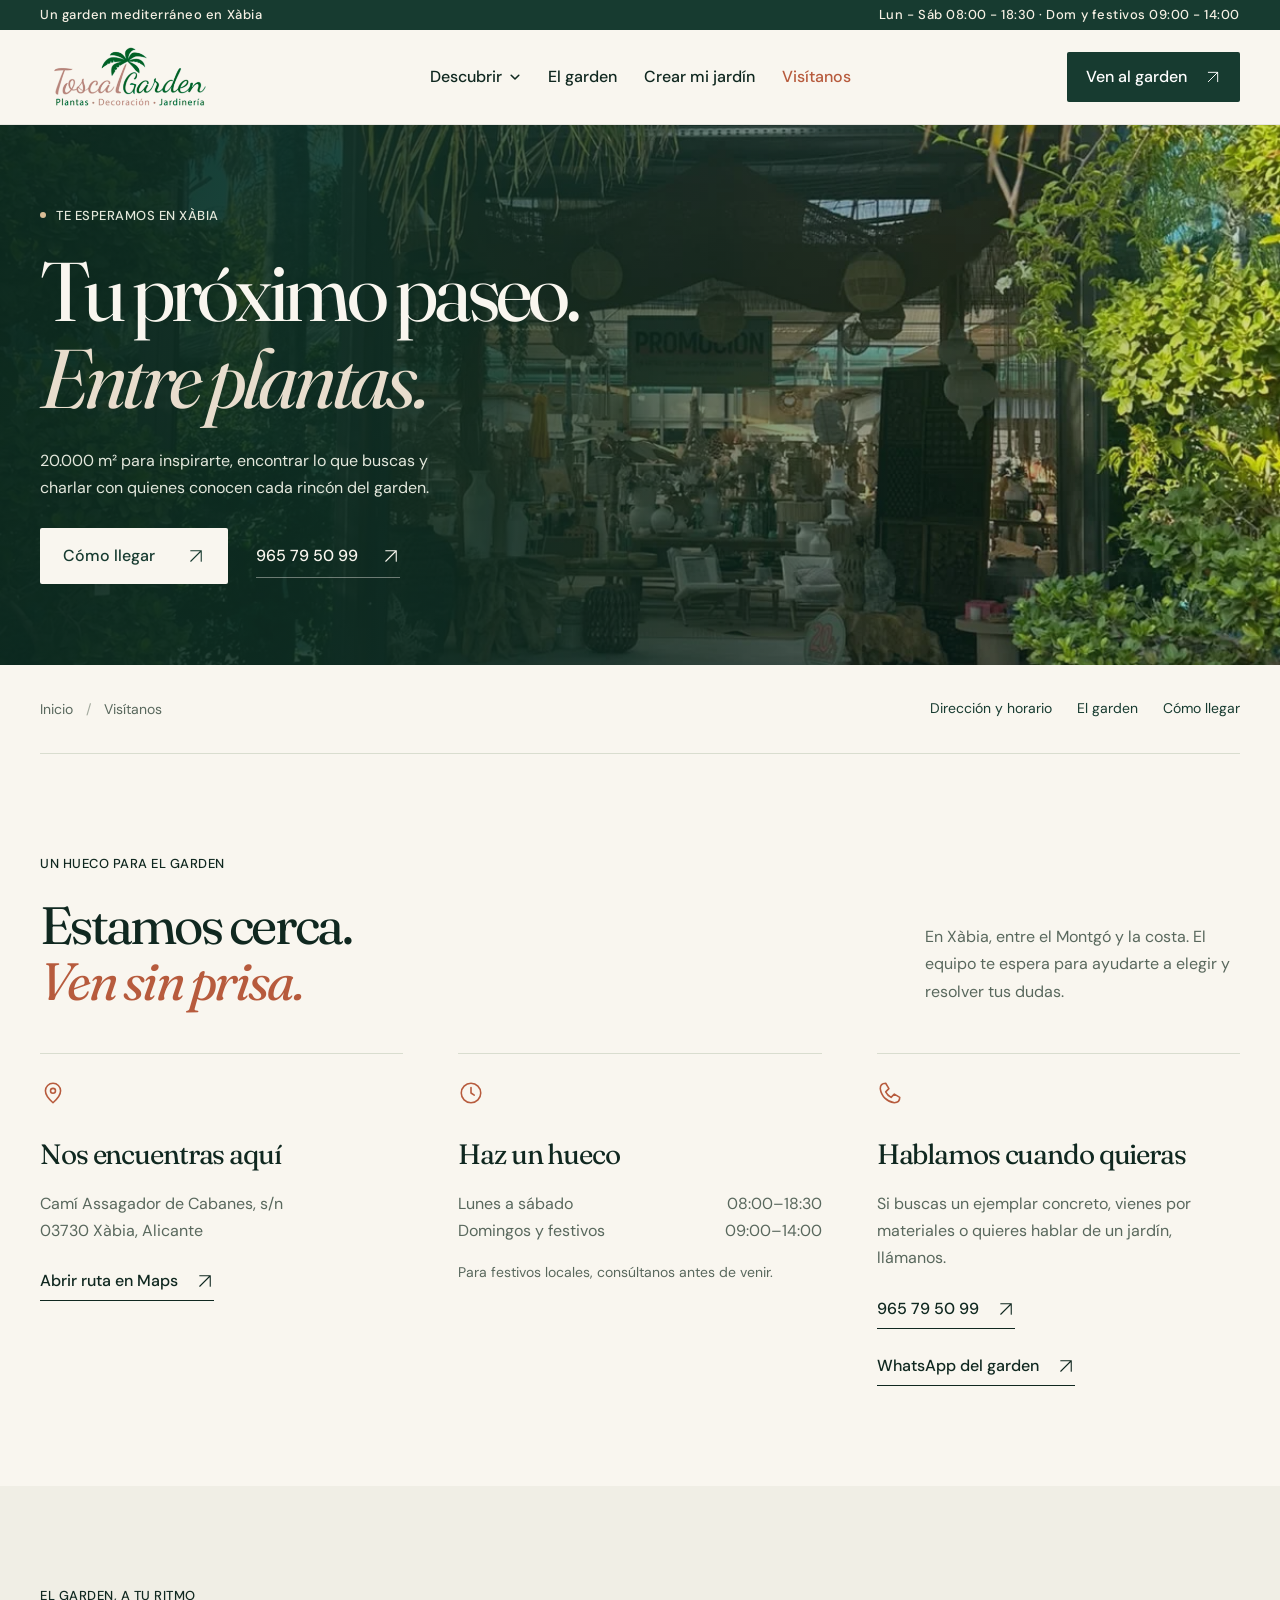
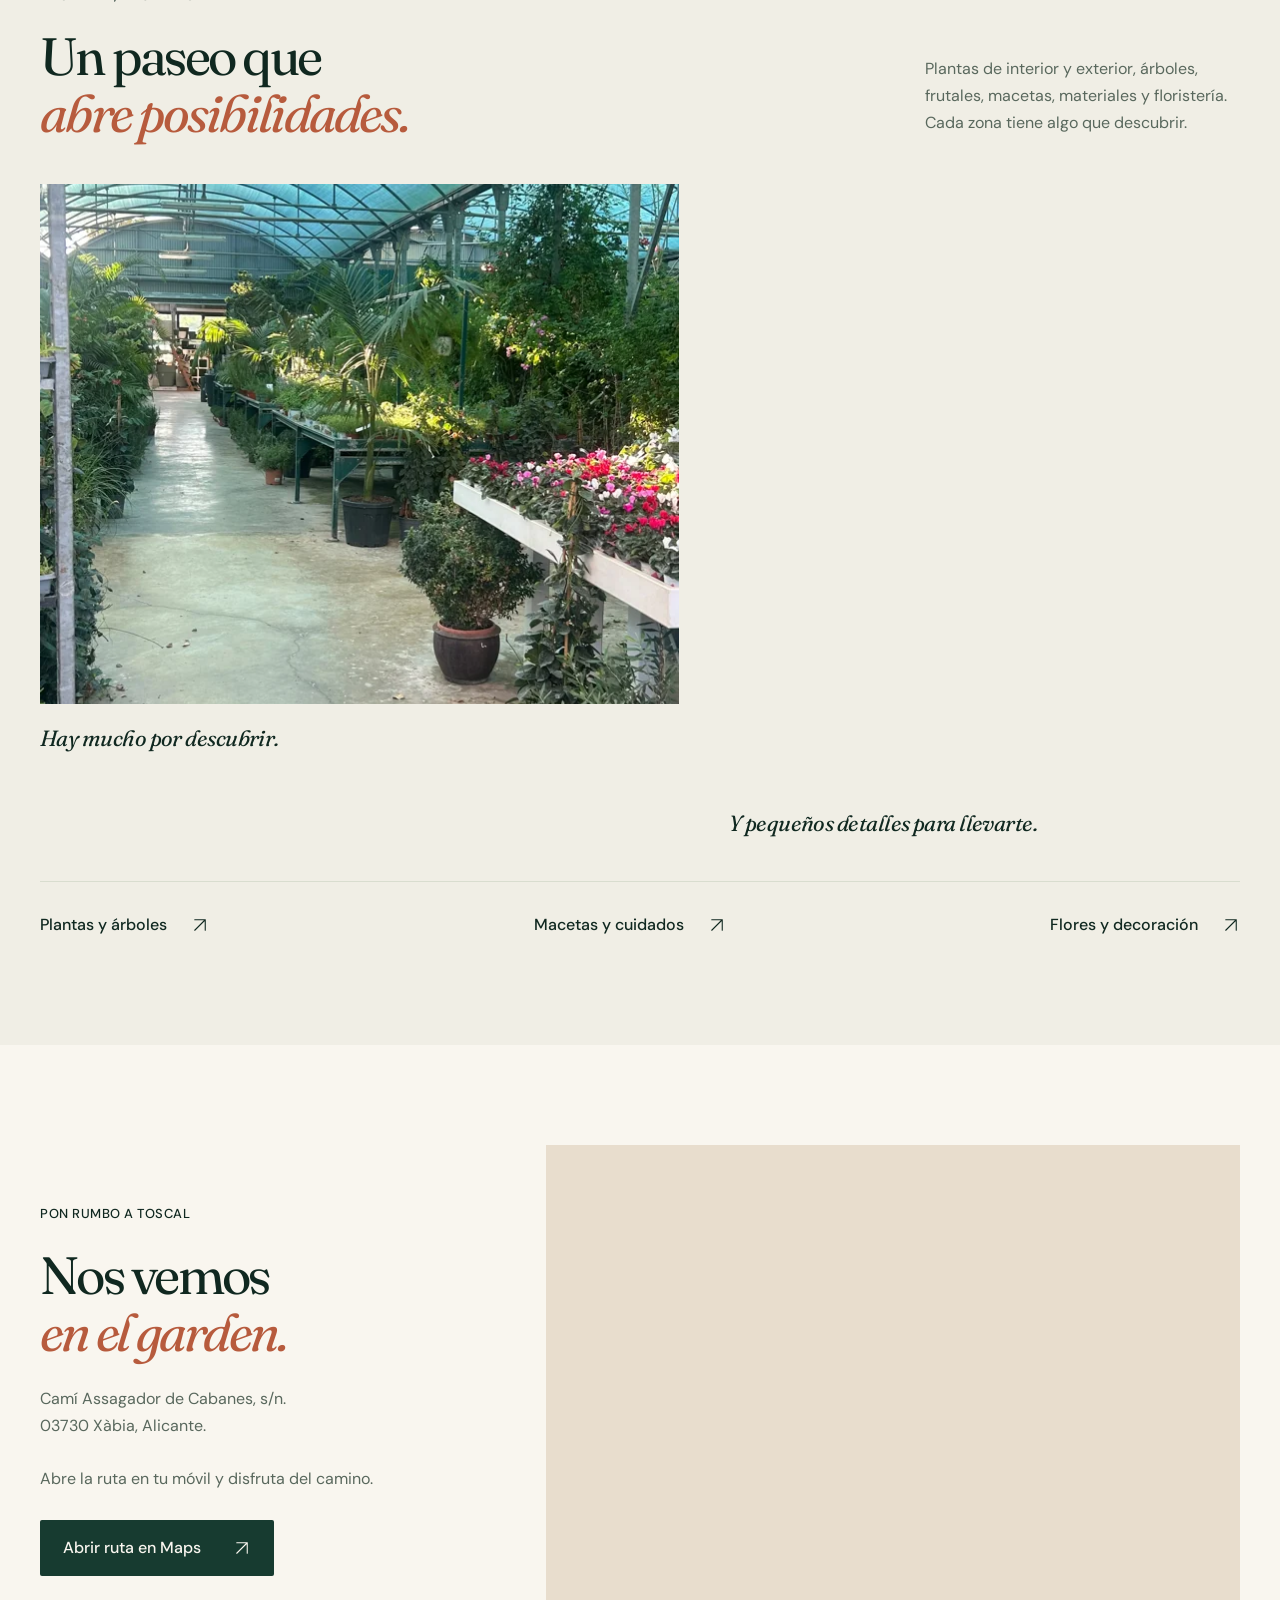
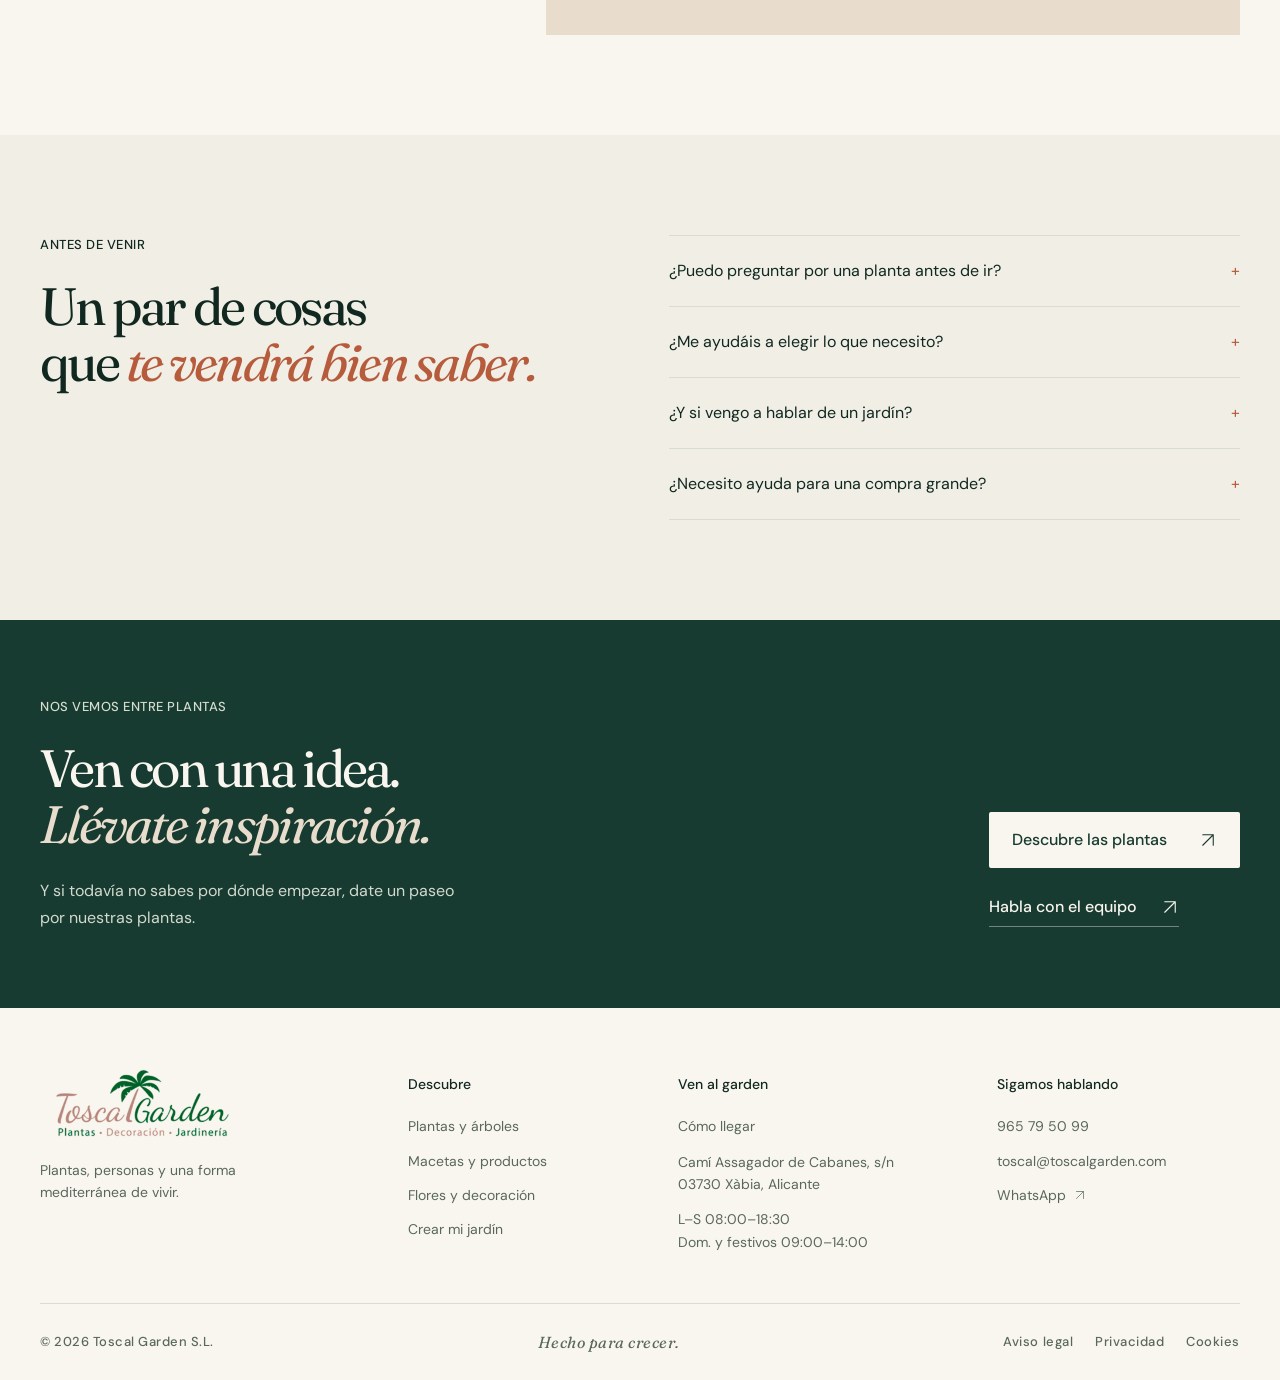
<file: prototype/visitanos.html>
<!doctype html>
<html lang="es">
  <head>
    <meta charset="UTF-8" />
    <meta name="viewport" content="width=device-width, initial-scale=1.0" />
    <meta name="description" content="Visita Toscal Garden en Camí Assagador de Cabanes, Xàbia. Horarios, teléfono, mapa y cómo llegar." />
    <title>Cómo llegar a Toscal Garden en Xàbia</title>
    <link rel="preconnect" href="https://fonts.googleapis.com" />
    <link rel="preconnect" href="https://fonts.gstatic.com" crossorigin />
    <link href="https://fonts.googleapis.com/css2?family=DM+Sans:wght@400;500;600;700&family=Fraunces:ital,opsz,wght@0,9..144,400;0,9..144,500;0,9..144,600;1,9..144,400&display=swap" rel="stylesheet" />
    <link rel="stylesheet" href="design.css?v=20261015-readable" />
    <link rel="icon" type="image/svg+xml" href="assets/favicon.svg" />
  </head>
  <body class="home inner-page page-visitanos">
    <a class="skip-link" href="#contenido">Saltar al contenido</a>
    <svg class="home-symbols" xmlns="http://www.w3.org/2000/svg" aria-hidden="true"><defs>
      <symbol id="arrow-right" viewBox="0 0 24 24"><path d="M4 12h15M13 5l7 7-7 7" /></symbol>
      <symbol id="arrow-diagonal" viewBox="0 0 24 24"><path d="M5 19 19 5M5 5h14v14" /></symbol>
      <symbol id="arrow-down" viewBox="0 0 24 24"><path d="M12 4v16M5 13l7 7 7-7" /></symbol>
      <symbol id="leaf" viewBox="0 0 24 24"><path d="M5 19C1 8 11 3 21 3c0 11-5 20-16 16ZM5 19l9-9M4 20l-1 1" /></symbol>
      <symbol id="pin" viewBox="0 0 24 24"><path d="M19 10c0 5-7 11-7 11S5 15 5 10a7 7 0 1 1 14 0Z"/><circle cx="12" cy="10" r="2.3"/></symbol>
      <symbol id="clock" viewBox="0 0 24 24"><circle cx="12" cy="12" r="9"/><path d="M12 7v5l3 2"/></symbol>
      <symbol id="phone" viewBox="0 0 24 24"><path d="m8 3 3 5-3 3c1 2 3 4 5 5l3-3 5 3c0 3-2 5-5 5C9 20 4 15 3 8c0-3 2-5 5-5Z"/></symbol>
      <symbol id="sun" viewBox="0 0 24 24"><circle cx="12" cy="12" r="4"/><path d="M12 1v3m0 16v3M1 12h3m16 0h3M4 4l2 2m12 12 2 2M4 20l2-2M18 6l2-2"/></symbol>
    </defs></svg>
    <div class="site-chrome">
      <div class="utility-bar">
        <div class="wrap utility-inner">
          <a href="visitanos.html" aria-current="page">Un garden mediterráneo en Xàbia</a>
          <span>Lun - Sáb 08:00 - 18:30 · Dom y festivos 09:00 - 14:00</span>
        </div>
      </div>
      <header class="site-header" data-header>
        <div class="wrap nav-row">
          <a class="logo" href="index.html" aria-label="Toscal Garden, inicio">
            <img src="assets/logo-toscal.png" width="350" height="124" alt="Toscal Garden. Plantas, decoración y jardinería" />
          </a>
          <nav class="primary-nav" id="primary-nav" aria-label="Navegación principal">
            <div class="nav-links">
            <button class="nav-trigger" type="button" aria-expanded="false" aria-controls="mega-menu">Descubrir <svg class="chevron" viewBox="0 0 12 12" width="12" height="12" aria-hidden="true"><path d="M2.2 4.2 6 8l3.8-3.8" fill="none" stroke="currentColor" stroke-width="1.55" stroke-linecap="round" stroke-linejoin="round"/></svg></button>
            <div class="mega-menu" id="mega-menu" aria-hidden="true" inert>
              <div class="wrap mega-grid">
                <div class="mega-intro">
                  <div class="overline">EXPLORA TOSCAL</div>
                  <h2>Todo lo que tu jardín necesita.</h2>
                  <p>Desde la planta adecuada hasta el último detalle para disfrutarla.</p>
                  <a href="plantas.html" class="arrow-link">Ver todas las categorías <span>→</span></a>
                </div>
                <div class="mega-links">
                  <a href="plantas.html">
                    <span class="icon" aria-hidden="true"><svg viewBox="0 0 24 24" fill="none" stroke="currentColor" stroke-width="1.7"><path d="M12 21V11M12 11c-4 0-7-3-8-8 5 1 8 4 8 8Zm0 0c4 0 7-3 8-8-5 1-8 4-8 8Z"/></svg></span>
                    <span><b>Plantas de exterior</b><small>Árboles, palmeras, arbustos y flor</small></span>
                  </a>
                  <a href="plantas.html">
                    <span class="icon" aria-hidden="true"><svg viewBox="0 0 24 24" fill="none" stroke="currentColor" stroke-width="1.7"><path d="M5 19c8-1 12-8 12-16-8 1-14 7-14 14 4-1 7-1 9 0"/><path d="M7 17c2-3 5-5 9-6"/></svg></span>
                    <span><b>Plantas de interior</b><small>Verdes, cactus, bonsáis y más</small></span>
                  </a>
                  <a href="productos.html">
                    <span class="icon" aria-hidden="true"><svg viewBox="0 0 24 24" fill="none" stroke="currentColor" stroke-width="1.7"><path d="M8 10h8l-1.1 9H9.1L8 10Z"/><path d="M7 10V8h10v2M12 8V4"/></svg></span>
                    <span><b>Macetas y cerámica</b><small>Interior, exterior y decoración</small></span>
                  </a>
                  <a href="productos.html">
                    <span class="icon" aria-hidden="true"><svg viewBox="0 0 24 24" fill="none" stroke="currentColor" stroke-width="1.7"><path d="M12 3s6 7 6 11a6 6 0 1 1-12 0c0-4 6-11 6-11Z"/></svg></span>
                    <span><b>Riego y ferretería</b><small>Herramientas y soluciones prácticas</small></span>
                  </a>
                  <a href="floristeria.html">
                    <span class="icon" aria-hidden="true"><svg viewBox="0 0 24 24" fill="none" stroke="currentColor" stroke-width="1.7"><circle cx="12" cy="12" r="2.2"/><path d="M12 5c1.6 2 1.6 4 0 5-1.6-1-1.6-3 0-5Zm7 7c-2 1.6-4 1.6-5 0 1-1.6 3-1.6 5 0ZM12 19c-1.6-2-1.6-4 0-5 1.6 1 1.6 3 0 5ZM5 12c2-1.6 4-1.6 5 0-1 1.6-3 1.6-5 0Z"/></svg></span>
                    <span><b>Floristería</b><small>Ramos y composiciones para cada ocasión</small></span>
                  </a>
                  <a href="proyectos.html">
                    <span class="icon" aria-hidden="true"><svg viewBox="0 0 24 24" fill="none" stroke="currentColor" stroke-width="1.7"><rect x="4" y="4" width="16" height="16" rx="1"/><path d="M4 10h16M10 10v10"/></svg></span>
                    <span><b>Jardines y paisajismo</b><small>Diseño y construcción de jardines</small></span>
                  </a>
                </div>
              </div>
            </div>
            <a href="index.html">El garden</a>
            <a href="proyectos.html">Crear mi jardín</a>
            <a href="visitanos.html" aria-current="page">Visítanos</a>
            </div>
            <div class="nav-tools">
              <a class="home-header-phone" href="tel:+34965795099">965 79 50 99</a>
              <a class="nav-cta" href="visitanos.html" aria-current="page">Ven al garden <svg class="home-icon" aria-hidden="true"><use href="#arrow-diagonal"/></svg></a>
            </div>
          </nav>
          <button class="mobile-toggle" type="button" aria-label="Abrir menú" aria-expanded="false" aria-controls="primary-nav"><span></span><span></span></button>
        </div>
      </header>
    </div>
    <main id="contenido">
<section class="tg-hero" aria-labelledby="page-title"><img src="assets/home/entrada-toscal-900.webp" srcset="assets/home/entrada-toscal-480.webp 480w, assets/home/entrada-toscal-900.webp 900w, assets/home/entrada-toscal-1200.webp 1200w" sizes="100vw" width="1200" height="1600" alt="Entrada de Toscal Garden, rodeada de palmeras y plantas" fetchpriority="high" /><div class="wrap tg-hero-inner"><div class="tg-eyebrow tg-eyebrow-light"><span></span>TE ESPERAMOS EN XÀBIA</div><h1 id="page-title">Tu próximo paseo.<br /> <em>Entre plantas.</em></h1><p class="tg-hero-intro">20.000 m² para inspirarte, encontrar lo que buscas y charlar con quienes conocen cada rincón del garden.</p><div class="tg-actions"><a class="home-button home-button-cream" href="#como-llegar">Cómo llegar <svg class="home-icon" aria-hidden="true"><use href="#arrow-diagonal"/></svg></a><a class="home-text-link" href="tel:+34965795099">965 79 50 99 <svg class="home-icon" aria-hidden="true"><use href="#arrow-diagonal"/></svg></a></div></div></section><nav class="wrap tg-page-nav" aria-label="En esta página"><div class="tg-breadcrumb"><a href="index.html">Inicio</a><span>/</span><span>Visítanos</span></div><div><a href="#informacion">Dirección y horario</a><a href="#recorrido">El garden</a><a href="#como-llegar">Cómo llegar</a></div></nav><section class="wrap tg-section home-reveal" id="informacion"><div class="tg-heading"><div><div class="tg-eyebrow">UN HUECO PARA EL GARDEN</div><h2>Estamos cerca.<br /> <em>Ven sin prisa.</em></h2></div><p>En Xàbia, entre el Montgó y la costa. El equipo te espera para ayudarte a elegir y resolver tus dudas.</p></div><div class="tg-facts"><article><svg class="home-icon" aria-hidden="true"><use href="#pin"/></svg><h3>Nos encuentras aquí</h3><address>Camí Assagador de Cabanes, s/n<br />03730 Xàbia, Alicante</address><a class="home-text-link" href="https://www.google.com/maps/dir/?api=1&amp;destination=Cam%C3%AD%20Assagador%20de%20Cabanes%2C%20s%2Fn%2C%2003730%20X%C3%A0bia" target="_blank" rel="noopener noreferrer">Abrir ruta en Maps <svg class="home-icon" aria-hidden="true"><use href="#arrow-diagonal"/></svg></a></article><article><svg class="home-icon" aria-hidden="true"><use href="#clock"/></svg><h3>Haz un hueco</h3><dl class="tg-hours"><div><dt>Lunes a sábado</dt><dd>08:00–18:30</dd></div><div><dt>Domingos y festivos</dt><dd>09:00–14:00</dd></div></dl><p class="tg-small">Para festivos locales, consúltanos antes de venir.</p></article><article><svg class="home-icon" aria-hidden="true"><use href="#phone"/></svg><h3>Hablamos cuando quieras</h3><p>Si buscas un ejemplar concreto, vienes por materiales o quieres hablar de un jardín, llámanos.</p><a class="home-text-link" href="tel:+34965795099">965 79 50 99 <svg class="home-icon" aria-hidden="true"><use href="#arrow-diagonal"/></svg></a><a class="home-text-link" href="https://wa.me/34965795099" target="_blank" rel="noopener noreferrer">WhatsApp del garden <svg class="home-icon" aria-hidden="true"><use href="#arrow-diagonal"/></svg></a></article></div></section><section class="tg-tone" id="recorrido"><div class="wrap tg-section"><div class="home-reveal"><div class="tg-heading"><div><div class="tg-eyebrow">EL GARDEN, A TU RITMO</div><h2>Un paseo que<br /> <em>abre posibilidades.</em></h2></div><p>Plantas de interior y exterior, árboles, frutales, macetas, materiales y floristería. Cada zona tiene algo que descubrir.</p></div></div><div class="tg-visit-gallery home-reveal"><figure><img src="assets/home/garden-invernadero-1000.webp" srcset="assets/home/garden-invernadero-640.webp 640w, assets/home/garden-invernadero-1000.webp 1000w, assets/home/garden-invernadero-1440.webp 1440w" sizes="(max-width: 700px) calc(100vw - 40px), 45vw" width="1200" height="1600" alt="Un pasillo del invernadero con flores, palmeras y plantas verdes" loading="lazy" decoding="async" /><figcaption>Hay mucho por descubrir.</figcaption></figure><figure><img src="assets/home/macetas-barro-900.webp" srcset="assets/home/macetas-barro-480.webp 480w, assets/home/macetas-barro-900.webp 900w, assets/home/macetas-barro-1200.webp 1200w" sizes="(max-width: 700px) calc(100vw - 40px), 45vw" width="1200" height="1600" alt="Barro y plantas bajo la luz de Xàbia" loading="lazy" decoding="async" /><figcaption>Y pequeños detalles para llevarte.</figcaption></figure></div><div class="tg-route-links"><a class="home-text-link" href="plantas.html">Plantas y árboles <svg class="home-icon" aria-hidden="true"><use href="#arrow-diagonal"/></svg></a><a class="home-text-link" href="productos.html">Macetas y cuidados <svg class="home-icon" aria-hidden="true"><use href="#arrow-diagonal"/></svg></a><a class="home-text-link" href="floristeria.html">Flores y decoración <svg class="home-icon" aria-hidden="true"><use href="#arrow-diagonal"/></svg></a></div></div></section><section class="wrap tg-section tg-map-layout home-reveal" id="como-llegar"><div><div class="tg-eyebrow">PON RUMBO A TOSCAL</div><h2>Nos vemos<br /> <em>en el garden.</em></h2><p>Camí Assagador de Cabanes, s/n.<br />03730 Xàbia, Alicante.</p><p>Abre la ruta en tu móvil y disfruta del camino.</p><a class="home-button" href="https://www.google.com/maps/dir/?api=1&amp;destination=Cam%C3%AD%20Assagador%20de%20Cabanes%2C%20s%2Fn%2C%2003730%20X%C3%A0bia" target="_blank" rel="noopener noreferrer">Abrir ruta en Maps <svg class="home-icon" aria-hidden="true"><use href="#arrow-diagonal"/></svg></a></div><iframe title="Mapa de Toscal Garden en Xàbia" src="https://www.google.com/maps?q=Cam%C3%AD%20Assagador%20de%20Cabanes%2C%20s%2Fn%2C%2003730%20X%C3%A0bia&amp;output=embed" loading="lazy" referrerpolicy="no-referrer-when-downgrade"></iframe></section><section class="tg-tone"><div class="wrap tg-section tg-faq-layout"><div><div class="tg-eyebrow">ANTES DE VENIR</div><h2>Un par de cosas<br /> que <em>te vendrá bien saber.</em></h2></div><div class="tg-faq"><details><summary>¿Puedo preguntar por una planta antes de ir?</summary><p>Claro. Llama al <a href="tel:+34965795099">965 79 50 99</a> o <a href="https://wa.me/34965795099">escríbenos por WhatsApp</a> para consultar variedades, tamaños y disponibilidad.</p></details><details><summary>¿Me ayudáis a elegir lo que necesito?</summary><p>Sí. Cuéntanos la orientación, la luz y el espacio. Una foto o las medidas de tu maceta también nos ayudan a orientarte.</p></details><details><summary>¿Y si vengo a hablar de un jardín?</summary><p>Trae tu idea y, si puedes, algunas fotos del espacio. También puedes <a href="proyectos.html#solicitud">preparar una solicitud de proyecto</a> antes de visitarnos.</p></details><details><summary>¿Necesito ayuda para una compra grande?</summary><p>Si vas a recoger ejemplares grandes o una compra profesional, contacta antes con el equipo para organizar la visita.</p></details></div></div></section><section class="tg-closing"><div class="wrap"><div><div class="tg-eyebrow">NOS VEMOS ENTRE PLANTAS</div><h2>Ven con una idea.<br /> <em>Llévate inspiración.</em></h2><p>Y si todavía no sabes por dónde empezar, date un paseo por nuestras plantas.</p></div><div class="tg-closing-actions"><a class="home-button home-button-cream" href="plantas.html">Descubre las plantas <svg class="home-icon" aria-hidden="true"><use href="#arrow-diagonal"/></svg></a><a class="home-text-link" href="https://wa.me/34965795099" target="_blank" rel="noopener noreferrer">Habla con el equipo <svg class="home-icon" aria-hidden="true"><use href="#arrow-diagonal"/></svg></a></div></div></section>
    </main>
    <footer class="home-footer">
      <div class="wrap home-footer-main">
        <div class="home-footer-brand"><a href="index.html" aria-label="Toscal Garden, inicio"><img src="assets/logo-toscal.png" width="350" height="124" alt="Toscal Garden" loading="lazy" /></a><p>Plantas, personas y una forma<br />mediterránea de vivir.</p></div>
        <div><div class="home-footer-heading">Descubre</div><a href="plantas.html">Plantas y árboles</a><a href="productos.html">Macetas y productos</a><a href="floristeria.html">Flores y decoración</a><a href="proyectos.html">Crear mi jardín</a></div>
        <div><div class="home-footer-heading">Ven al garden</div><a href="visitanos.html">Cómo llegar</a><p>Camí Assagador de Cabanes, s/n<br />03730 Xàbia, Alicante</p><p>L–S 08:00–18:30<br />Dom. y festivos 09:00–14:00</p></div>
        <div><div class="home-footer-heading">Sigamos hablando</div><a href="tel:+34965795099">965 79 50 99</a><a href="mailto:toscal@toscalgarden.com">toscal@toscalgarden.com</a><a href="https://wa.me/34965795099" target="_blank" rel="noopener noreferrer">WhatsApp <svg class="home-icon" aria-hidden="true"><use href="#arrow-diagonal"/></svg></a></div>
      </div>
      <div class="wrap home-footer-bottom"><span>© 2026 Toscal Garden S.L.</span><span>Hecho para crecer.</span><nav aria-label="Información legal"><a href="https://toscalgarden.eu/aviso-legal/">Aviso legal</a><a href="https://toscalgarden.eu/politica-de-privacidad/">Privacidad</a><a href="https://toscalgarden.eu/politica-de-cookies/">Cookies</a></nav></div>
    </footer>
    <script src="site.js?v=20261015-readable" defer></script>
  </body>
</html>
</file>
<file: prototype/design.css>
/* Layout rules share a lower cascade layer. Typography below is the single
   source of truth, regardless of component specificity or media queries. */
@import url("styles.css?v=20261015-readable") layer(layout);
@import url("site.css?v=20261015-readable") layer(layout);
@import url("hero.css?v=20261015-readable") layer(layout);
@import url("pages.css?v=20261015-readable") layer(layout);
@import url("typography.css?v=20261015-readable");
</file>
